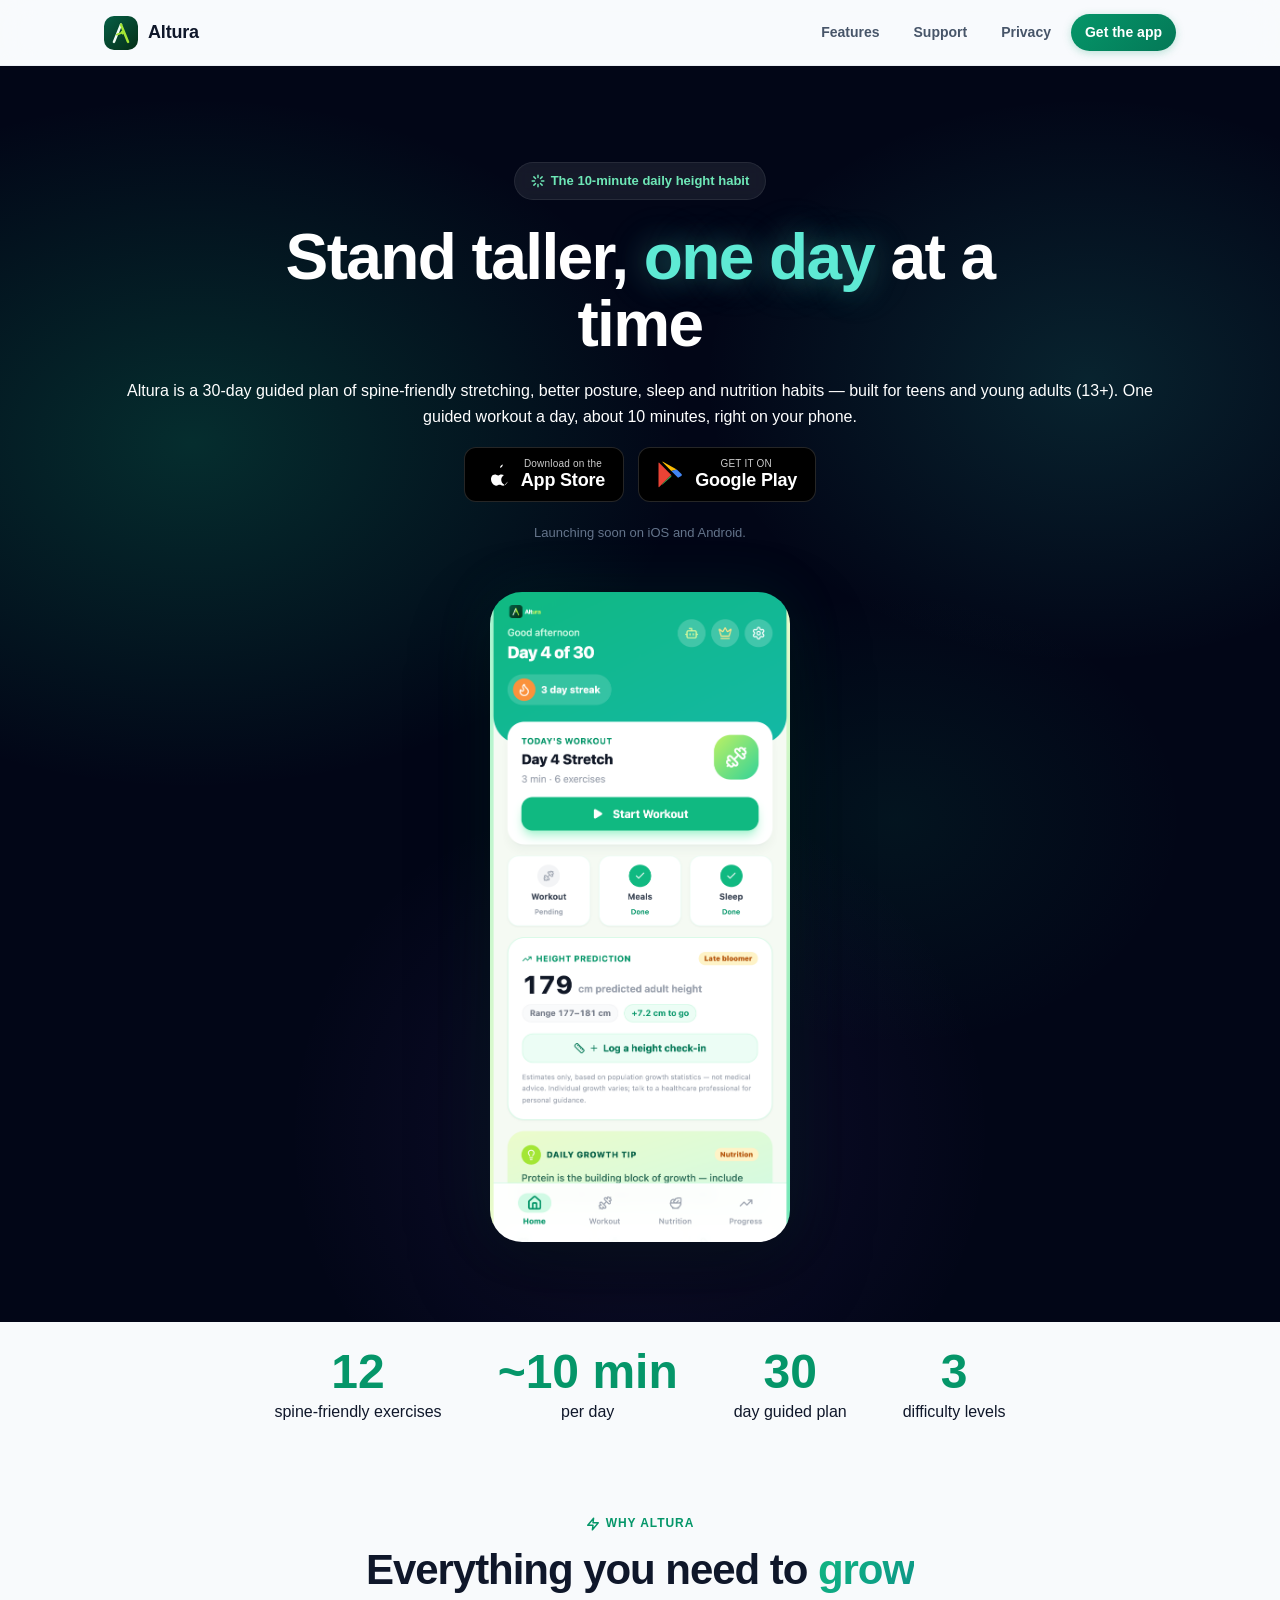
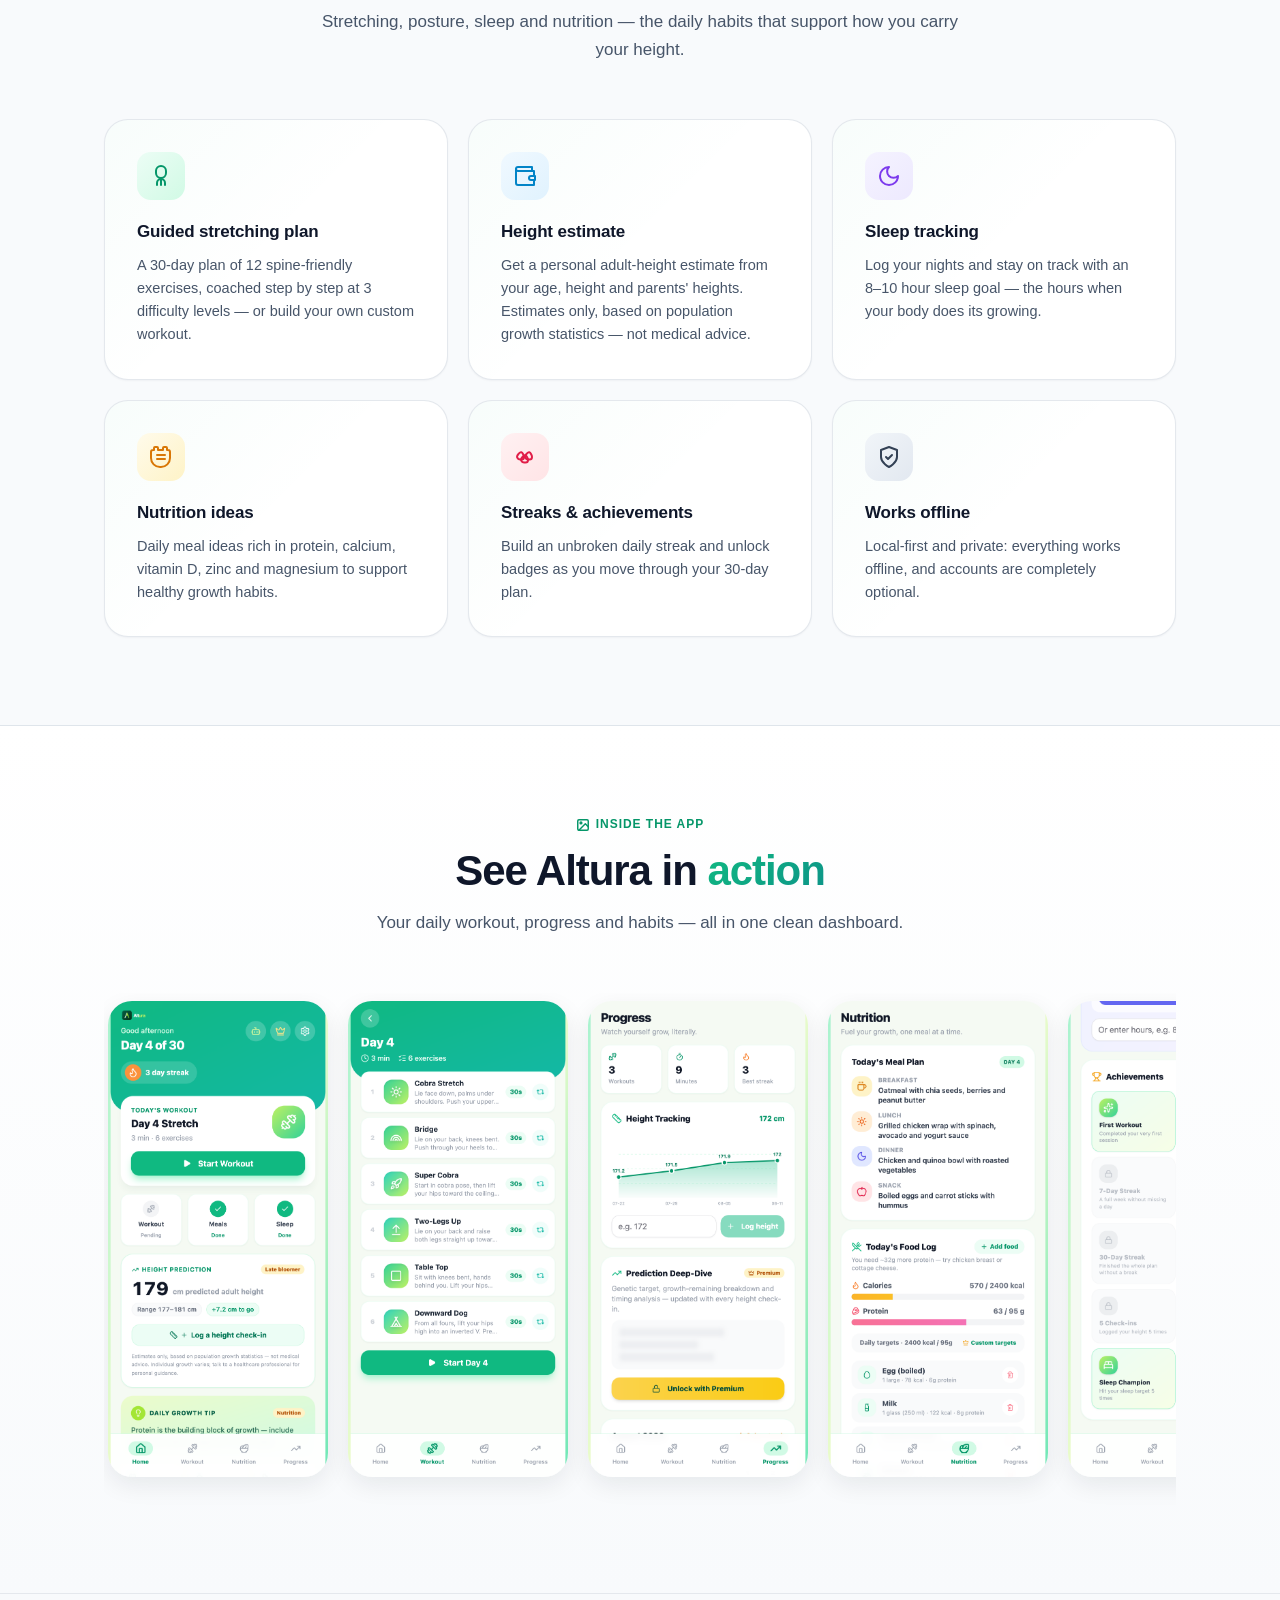
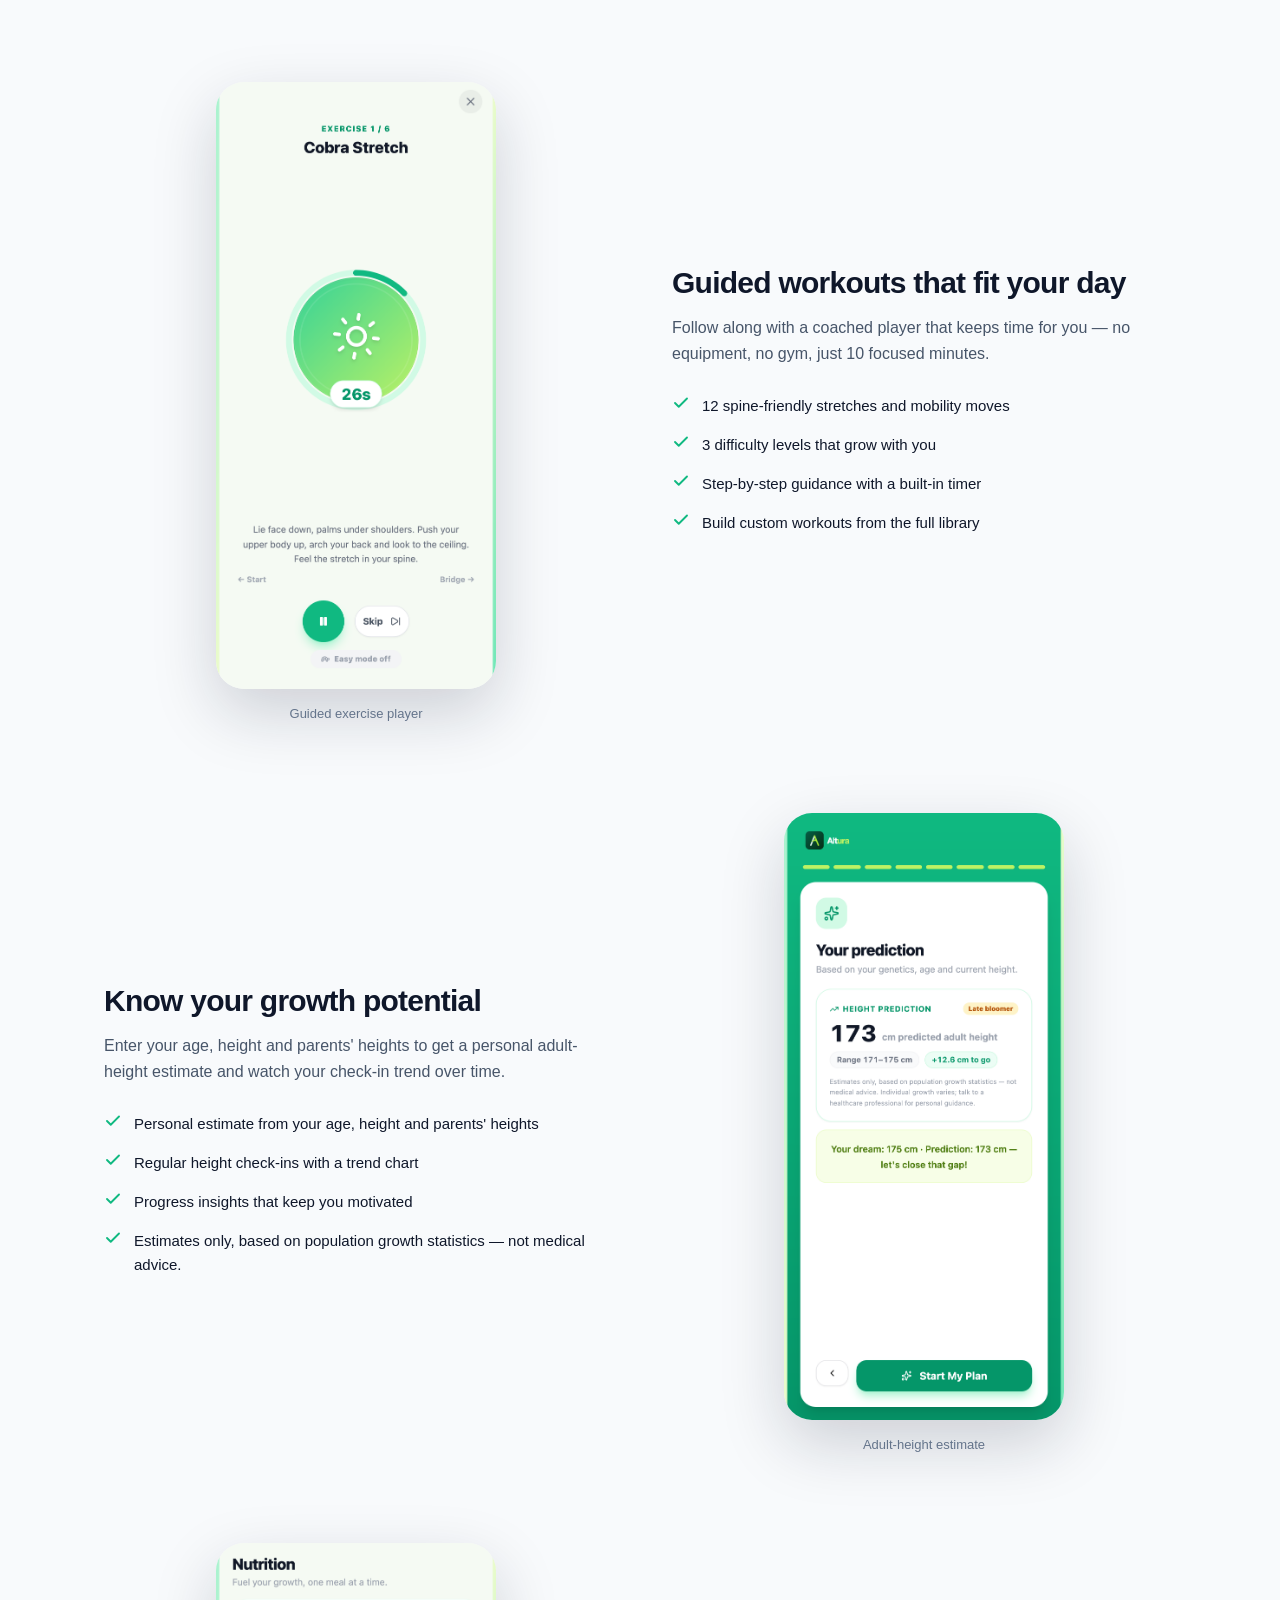
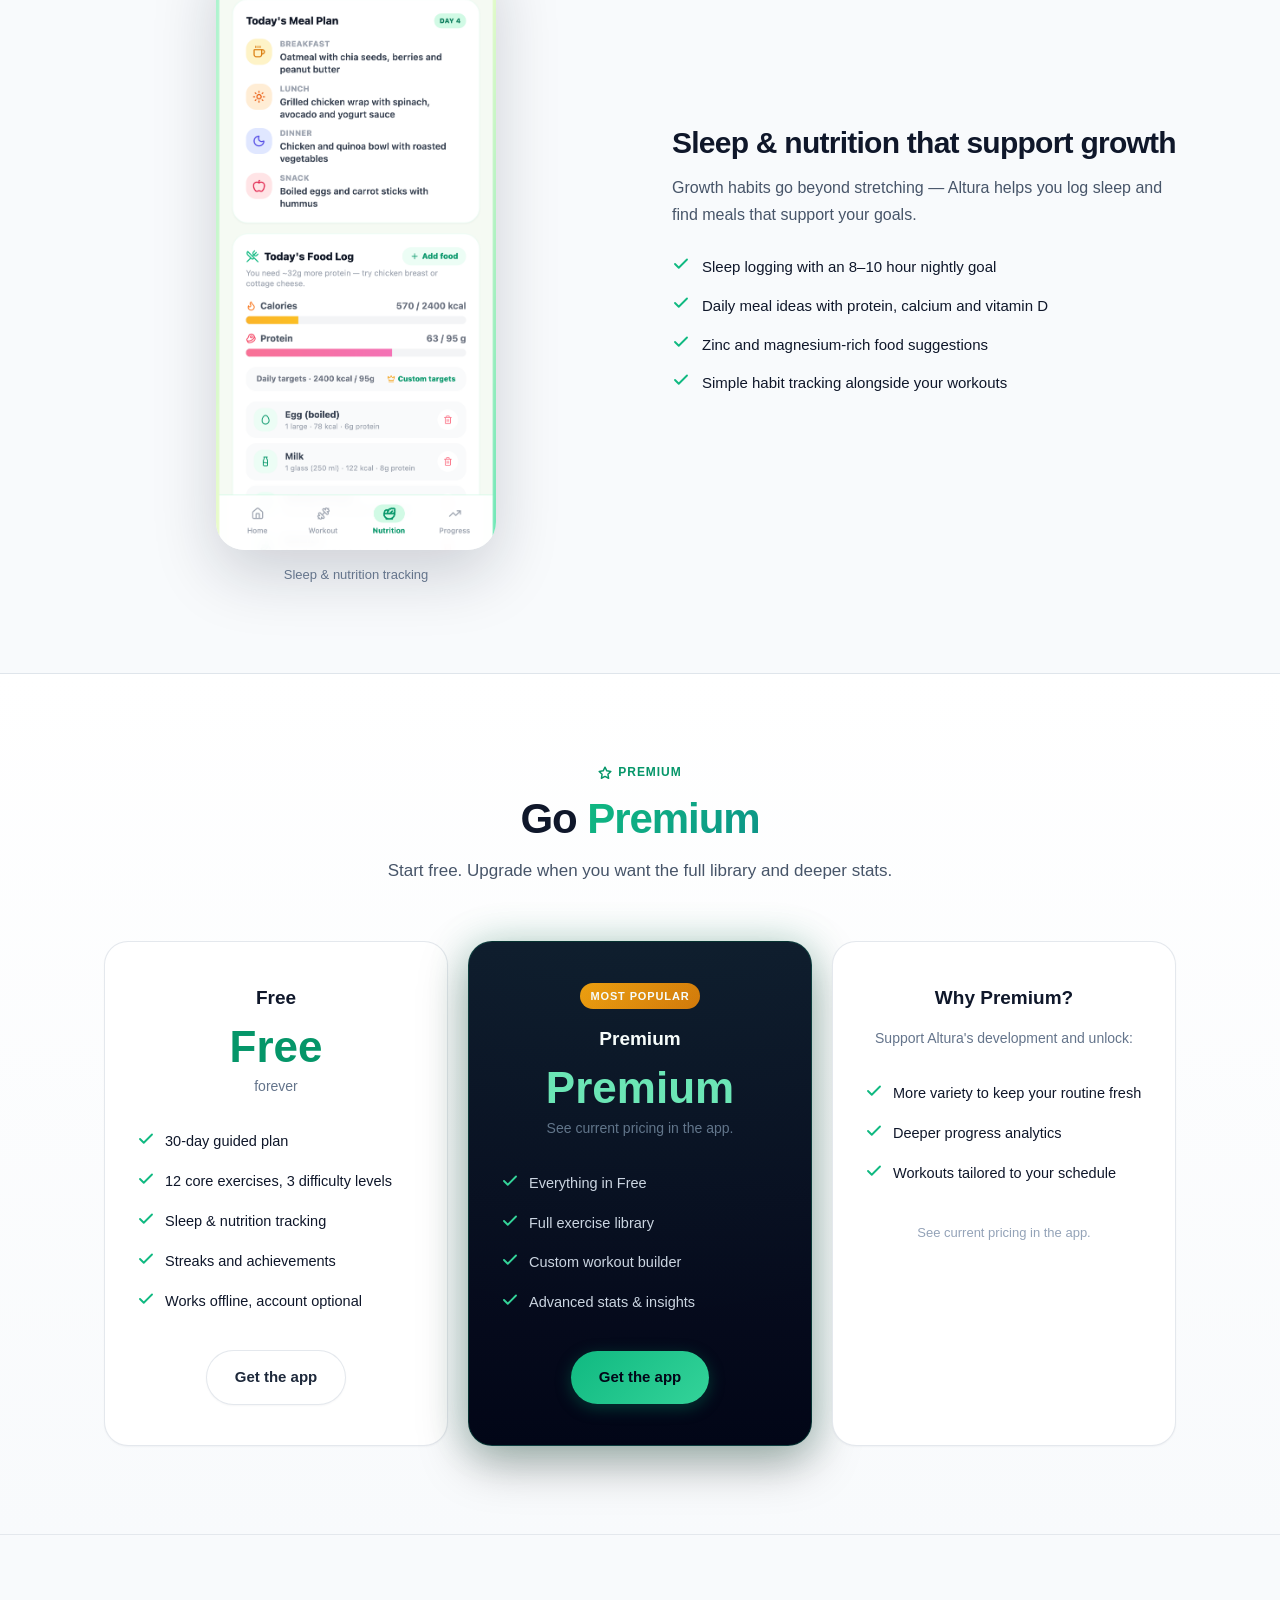
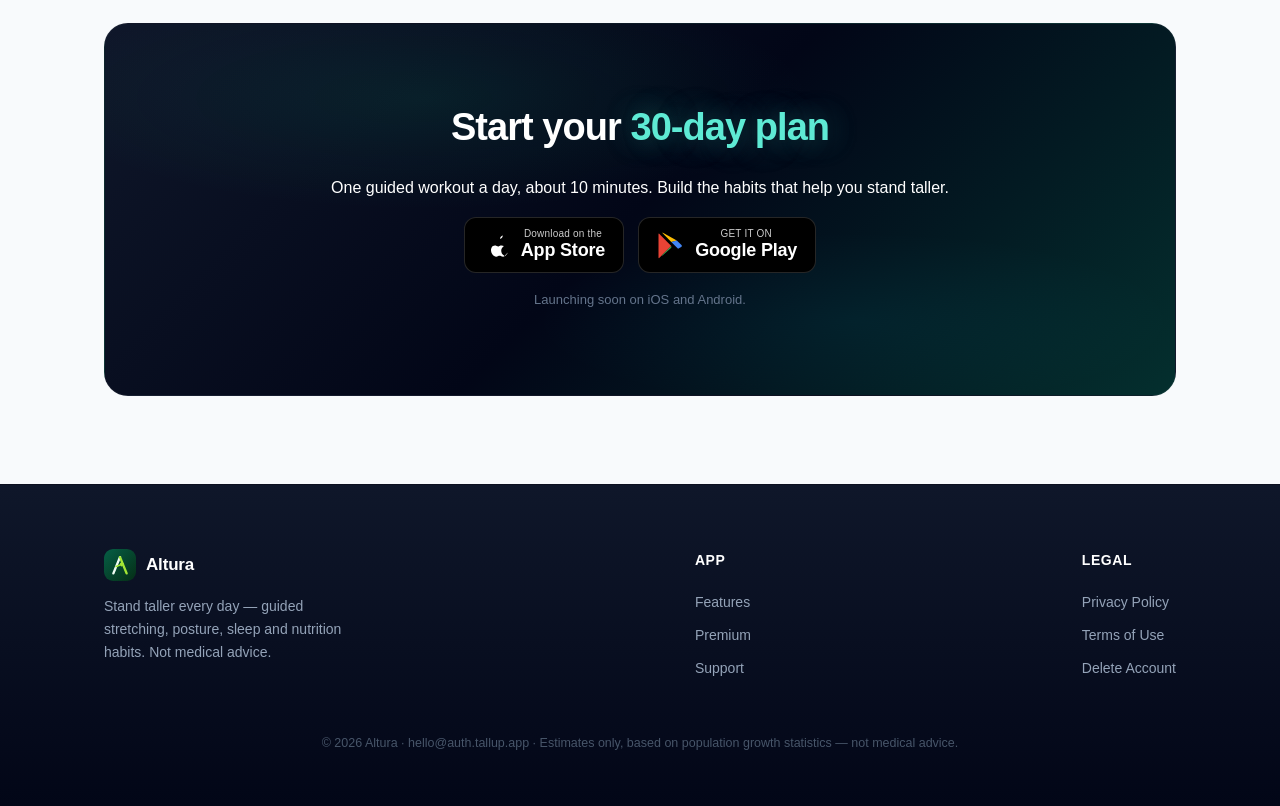
<file: index.html>
<!DOCTYPE html>
<html lang="en">
<head>
<meta charset="utf-8" />
<meta name="viewport" content="width=device-width, initial-scale=1.0" />
<title>Altura — Stand taller, one day at a time</title>
<meta name="description" content="Altura is a 30-day guided plan of spine-friendly stretching, posture, sleep and nutrition habits for teens and young adults. ~10 minutes a day, works offline." />
<meta name="theme-color" content="#059669" />
<meta property="og:title" content="Altura — Stand taller, one day at a time" />
<meta property="og:description" content="Altura is a 30-day guided plan of spine-friendly stretching, posture, sleep and nutrition habits for teens and young adults. ~10 minutes a day, works offline." />
<meta property="og:image" content="https://tallup.app/screenshots/01-home.png" />
<meta property="og:url" content="https://tallup.app/" />
<meta property="og:type" content="website" />
<meta name="twitter:card" content="summary_large_image" />
<meta name="twitter:title" content="Altura — Stand taller, one day at a time" />
<meta name="twitter:description" content="30-day guided stretching, posture, sleep and nutrition plan for teens and young adults." />
<meta name="twitter:image" content="https://tallup.app/screenshots/01-home.png" />
<link rel="canonical" href="https://tallup.app/" />
<link rel="icon" href="brand/icon.svg" type="image/svg+xml" />
<link rel="stylesheet" href="assets/site.css" />
<script type="application/ld+json">
{
  "@context": "https://schema.org",
  "@type": "SoftwareApplication",
  "name": "Altura",
  "applicationCategory": "HealthApplication",
  "operatingSystem": "iOS, Android",
  "offers": {
    "@type": "Offer",
    "price": "0",
    "priceCurrency": "USD"
  },
  "description": "30-day guided plan of spine-friendly stretching, posture, sleep and nutrition habits for teens and young adults.",
  "image": "https://tallup.app/brand/lockup.svg",
  "url": "https://tallup.app/"
}
</script>
</head>
<body>

<nav class="nav"><div class="nav-inner">
  <a class="nav-brand" href="index.html"><img src="brand/icon.svg" alt="Altura logo" /><span>Altura</span></a>
  <div class="nav-links">
    <a href="features.html">Features</a>
    <a href="support.html">Support</a>
    <a href="privacy.html">Privacy</a>
    <a class="nav-cta" href="index.html#download">Get the app</a>
  </div>
</div></nav>

<main>

<!-- 1. Hero -->
<header class="hero-dark">
  <div class="wrap">
    <span class="hero-badge">
      <svg xmlns="http://www.w3.org/2000/svg" width="14" height="14" viewBox="0 0 24 24" fill="none" stroke="currentColor" stroke-width="2.5" stroke-linecap="round" stroke-linejoin="round" style="vertical-align:-2px"><path d="M12 2v4M12 18v4M4.93 4.93l2.83 2.83M16.24 16.24l2.83 2.83M2 12h4M18 12h4M4.93 19.07l2.83-2.83M16.24 7.76l2.83-2.83"/></svg>
      The 10-minute daily height habit
    </span>
    <h1>Stand taller, <span class="accent">one day</span> at a time</h1>
    <p class="lede">Altura is a 30-day guided plan of spine-friendly stretching, better posture, sleep and nutrition habits — built for teens and young adults (13+). One guided workout a day, about 10 minutes, right on your phone.</p>
    <div class="store-badges">
      <a class="store-badge app-store" href="#" aria-label="Download on the App Store">
        <svg width="28" height="28" viewBox="0 0 170 170" fill="currentColor" xmlns="http://www.w3.org/2000/svg"><path d="M150.7 130.4c-1.8 4.1-3.9 7.9-6.3 11.4-3.3 4.9-6.7 8.4-10 10.6-4 2.6-8.3 3.9-12.9 3.9-3.3 0-6.8-.9-10.4-2.8-3.7-1.9-7.1-2.8-10.2-2.8-3.3 0-6.8.9-10.6 2.8s-6.7 2.8-9.3 2.8c-5.1.2-10-1.6-14.8-5.3-2.3-1.8-4.8-4.3-7.4-7.4-2.9-3.5-5.3-7.6-7.2-12.2-2.1-5.3-3.1-10.5-3.1-15.5 0-6.2 1.3-11.5 4-16.1 2.1-3.5 4.9-6.3 8.4-8.4 3.5-2.1 7.3-3.2 11.4-3.3 2.7 0 6.2.9 10.7 2.8 4.4 1.9 7.2 2.8 8.4 2.8 1 0 3.8-1.1 8.4-3.3 4.8-1.9 8.8-2.9 12.1-2.9 5.6.1 10.6 1.5 15 4.3-2.1 1.4-4.2 3.1-6.2 5.1-2.9 2.9-5.2 6.1-6.9 9.7-2.1 4.4-3.1 9-3.1 13.9 0 5.6 1.3 10.7 4 15.4 2.1 3.7 4.9 6.9 8.5 9.4 1.7 1.2 3.4 2.2 5.1 3-1.3 3.9-3 7.6-5.1 11.1zM119.9 28.9c0 4.4-1.6 8.5-4.8 12.3-3.2 3.8-7.2 6-11.9 6.5-.2-2.8.5-5.8 2.1-8.9 1.6-3.1 3.8-5.6 6.5-7.6 2.7-2 5.3-3.1 7.9-3.2.1.3.2.6.2 1.9z"/></svg>
        <div class="badge-text"><span class="badge-label">Download on the</span><span class="badge-store">App Store</span></div>
      </a>
      <a class="store-badge google-play" href="#" aria-label="Get it on Google Play">
        <svg width="28" height="28" viewBox="0 0 48 48" fill="none" xmlns="http://www.w3.org/2000/svg"><path d="M3.3 4.2L24.5 25.5 3.3 46.8c-.4-.1-.7-.4-.7-.8V5c0-.4.3-.7.7-.8z" fill="#EA4335"/><path d="M33.9 16.1L10.2 3.1c-.4-.2-.9-.2-1.3.1L24.5 18.7l9.4-2.6z" fill="#FBBC04"/><path d="M33.9 16.1l-9.4 2.6 11.6 11.6 5.4-3c1.5-.8 1.5-3.1 0-3.9l-7.6-7.3z" fill="#4285F4"/><path d="M24.5 25.5L8.9 41.1c-.4.4-.4.9-.1 1.3l.1.1 15.6-13.7v-3.3z" fill="#34A853"/></svg>
        <div class="badge-text"><span class="badge-label">GET IT ON</span><span class="badge-store">Google Play</span></div>
      </a>
    </div>
    <p class="store-note">Launching soon on iOS and Android.</p>
    <div class="hero-screenshot">
      <img src="screenshots/01-home.png" alt="Altura home dashboard showing today's daily workout and current streak" />
    </div>
  </div>
</header>

<!-- 2. Stats -->
<div class="wrap">
  <div class="stats">
    <div class="stat"><div class="num">12</div><div class="lbl">spine-friendly exercises</div></div>
    <div class="stat"><div class="num">~10 min</div><div class="lbl">per day</div></div>
    <div class="stat"><div class="num">30</div><div class="lbl">day guided plan</div></div>
    <div class="stat"><div class="num">3</div><div class="lbl">difficulty levels</div></div>
  </div>
</div>

<!-- 3. Feature grid -->
<section class="section">
  <div class="wrap">
    <div class="section-head">
      <div class="kicker">
        <svg xmlns="http://www.w3.org/2000/svg" width="14" height="14" viewBox="0 0 24 24" fill="none" stroke="currentColor" stroke-width="2.5" stroke-linecap="round" stroke-linejoin="round" style="vertical-align:-2px"><polygon points="13 2 3 14 12 14 11 22 21 10 12 10 13 2"/></svg>
        Why Altura
      </div>
      <h2>Everything you need to <span class="accent">grow</span></h2>
      <p>Stretching, posture, sleep and nutrition — the daily habits that support how you carry your height.</p>
    </div>
    <div class="grid grid-3">
      <div class="card">
        <div class="icon-wrap icon-emerald">
          <svg xmlns="http://www.w3.org/2000/svg" width="24" height="24" viewBox="0 0 24 24" fill="none" stroke="currentColor" stroke-width="2" stroke-linecap="round" stroke-linejoin="round"><path d="M12 2a5 5 0 0 1 5 5v2a5 5 0 0 1-10 0V7a5 5 0 0 1 5-5z"/><path d="M8 21v-2a4 4 0 0 1 8 0v2"/><path d="M12 14v7"/></svg>
        </div>
        <h3>Guided stretching plan</h3>
        <p>A 30-day plan of 12 spine-friendly exercises, coached step by step at 3 difficulty levels — or build your own custom workout.</p>
      </div>
      <div class="card">
        <div class="icon-wrap icon-sky">
          <svg xmlns="http://www.w3.org/2000/svg" width="24" height="24" viewBox="0 0 24 24" fill="none" stroke="currentColor" stroke-width="2" stroke-linecap="round" stroke-linejoin="round"><path d="M21 12V7H5a2 2 0 0 1 0-4h14v4"/><path d="M3 5v14a2 2 0 0 0 2 2h16v-5"/><path d="M18 12a2 2 0 0 0 0 4h4v-4z"/></svg>
        </div>
        <h3>Height estimate</h3>
        <p>Get a personal adult-height estimate from your age, height and parents' heights. Estimates only, based on population growth statistics — not medical advice.</p>
      </div>
      <div class="card">
        <div class="icon-wrap icon-violet">
          <svg xmlns="http://www.w3.org/2000/svg" width="24" height="24" viewBox="0 0 24 24" fill="none" stroke="currentColor" stroke-width="2" stroke-linecap="round" stroke-linejoin="round"><path d="M12 3a6 6 0 0 0 9 9 9 9 0 1 1-9-9z"/></svg>
        </div>
        <h3>Sleep tracking</h3>
        <p>Log your nights and stay on track with an 8–10 hour sleep goal — the hours when your body does its growing.</p>
      </div>
      <div class="card">
        <div class="icon-wrap icon-amber">
          <svg xmlns="http://www.w3.org/2000/svg" width="24" height="24" viewBox="0 0 24 24" fill="none" stroke="currentColor" stroke-width="2" stroke-linecap="round" stroke-linejoin="round"><path d="M12 22c4.97 0 9-4.03 9-9V7a2 2 0 0 0-2-2h-1V3a1 1 0 0 0-1-1h-2a1 1 0 0 0-1 1v2H9V3a1 1 0 0 0-1-1H6a1 1 0 0 0-1 1v2H4a2 2 0 0 0-2 2v6c0 4.97 4.03 9 9 9z"/><path d="M8 10h8"/><path d="M8 14h8"/></svg>
        </div>
        <h3>Nutrition ideas</h3>
        <p>Daily meal ideas rich in protein, calcium, vitamin D, zinc and magnesium to support healthy growth habits.</p>
      </div>
      <div class="card">
        <div class="icon-wrap icon-rose">
          <svg xmlns="http://www.w3.org/2000/svg" width="24" height="24" viewBox="0 0 24 24" fill="none" stroke="currentColor" stroke-width="2" stroke-linecap="round" stroke-linejoin="round"><path d="M8.5 14.5A2.5 2.5 0 0 0 11 12c0-1.38-.5-2-1-3-1.072-2.143-2.232-1.916-3.293-1.252a3.984 3.984 0 0 0-1.207 1.252C4.5 10 4 11 4 12a4 4 0 0 0 4.5 2.5z"/><path d="M12.5 17.5a2.5 2.5 0 0 0 2.5-2.5c0-1.38-.5-2-1-3-1.072-2.143-2.232-1.916-3.293-1.252a3.984 3.984 0 0 0-1.207 1.252C8.5 13 8 14 8 15a4 4 0 0 0 4.5 2.5z"/><path d="M16.5 14.5A2.5 2.5 0 0 0 19 12c0-1.38-.5-2-1-3-1.072-2.143-2.232-1.916-3.293-1.252a3.984 3.984 0 0 0-1.207 1.252C12.5 10 12 11 12 12a4 4 0 0 0 4.5 2.5z"/></svg>
        </div>
        <h3>Streaks &amp; achievements</h3>
        <p>Build an unbroken daily streak and unlock badges as you move through your 30-day plan.</p>
      </div>
      <div class="card">
        <div class="icon-wrap icon-slate">
          <svg xmlns="http://www.w3.org/2000/svg" width="24" height="24" viewBox="0 0 24 24" fill="none" stroke="currentColor" stroke-width="2" stroke-linecap="round" stroke-linejoin="round"><path d="M12 22s8-4 8-10V5l-8-3-8 3v7c0 6 8 10 8 10z"/><path d="M9 12l2 2 4-4"/></svg>
        </div>
        <h3>Works offline</h3>
        <p>Local-first and private: everything works offline, and accounts are completely optional.</p>
      </div>
    </div>
  </div>
</section>

<!-- 4. Screenshot strip -->
<section class="section section-alt">
  <div class="wrap">
    <div class="section-head">
      <div class="kicker">
        <svg xmlns="http://www.w3.org/2000/svg" width="14" height="14" viewBox="0 0 24 24" fill="none" stroke="currentColor" stroke-width="2.5" stroke-linecap="round" stroke-linejoin="round" style="vertical-align:-2px"><rect x="3" y="3" width="18" height="18" rx="2" ry="2"/><circle cx="8.5" cy="8.5" r="1.5"/><polyline points="21 15 16 10 5 21"/></svg>
        Inside the app
      </div>
      <h2>See Altura in <span class="accent">action</span></h2>
      <p>Your daily workout, progress and habits — all in one clean dashboard.</p>
    </div>
    <div class="strip">
      <img src="screenshots/01-home.png" alt="Altura home dashboard showing today's daily workout and current streak" />
      <img src="screenshots/02-workout-day.png" alt="Altura daily workout screen listing the day's exercises" />
      <img src="screenshots/04-progress.png" alt="Altura progress screen with height check-in trend charts" />
      <img src="screenshots/06-nutrition.png" alt="Altura sleep and nutrition tracking screen" />
      <img src="screenshots/05-progress-achievements.png" alt="Altura achievements screen showing unlocked badges" />
    </div>
  </div>
</section>

<!-- 5. Alternating showcases -->
<section class="section">
  <div class="wrap">

    <div class="showcase">
      <div class="shot">
        <img src="screenshots/03-player.png" alt="Altura guided exercise player with an on-screen timer" />
        <div class="shot-caption">Guided exercise player</div>
      </div>
      <div>
        <h3>Guided workouts that fit your day</h3>
        <p>Follow along with a coached player that keeps time for you — no equipment, no gym, just 10 focused minutes.</p>
        <ul>
          <li><svg class="check-icon" xmlns="http://www.w3.org/2000/svg" viewBox="0 0 24 24" fill="none" stroke="currentColor" stroke-width="2.5" stroke-linecap="round" stroke-linejoin="round"><polyline points="20 6 9 17 4 12"/></svg>12 spine-friendly stretches and mobility moves</li>
          <li><svg class="check-icon" xmlns="http://www.w3.org/2000/svg" viewBox="0 0 24 24" fill="none" stroke="currentColor" stroke-width="2.5" stroke-linecap="round" stroke-linejoin="round"><polyline points="20 6 9 17 4 12"/></svg>3 difficulty levels that grow with you</li>
          <li><svg class="check-icon" xmlns="http://www.w3.org/2000/svg" viewBox="0 0 24 24" fill="none" stroke="currentColor" stroke-width="2.5" stroke-linecap="round" stroke-linejoin="round"><polyline points="20 6 9 17 4 12"/></svg>Step-by-step guidance with a built-in timer</li>
          <li><svg class="check-icon" xmlns="http://www.w3.org/2000/svg" viewBox="0 0 24 24" fill="none" stroke="currentColor" stroke-width="2.5" stroke-linecap="round" stroke-linejoin="round"><polyline points="20 6 9 17 4 12"/></svg>Build custom workouts from the full library</li>
        </ul>
      </div>
    </div>

    <div class="showcase flip">
      <div class="shot">
        <img src="screenshots/09-onboarding-prediction.png" alt="Altura onboarding screen showing a personal adult-height estimate result" />
        <div class="shot-caption">Adult-height estimate</div>
      </div>
      <div>
        <h3>Know your growth potential</h3>
        <p>Enter your age, height and parents' heights to get a personal adult-height estimate and watch your check-in trend over time.</p>
        <ul>
          <li><svg class="check-icon" xmlns="http://www.w3.org/2000/svg" viewBox="0 0 24 24" fill="none" stroke="currentColor" stroke-width="2.5" stroke-linecap="round" stroke-linejoin="round"><polyline points="20 6 9 17 4 12"/></svg>Personal estimate from your age, height and parents' heights</li>
          <li><svg class="check-icon" xmlns="http://www.w3.org/2000/svg" viewBox="0 0 24 24" fill="none" stroke="currentColor" stroke-width="2.5" stroke-linecap="round" stroke-linejoin="round"><polyline points="20 6 9 17 4 12"/></svg>Regular height check-ins with a trend chart</li>
          <li><svg class="check-icon" xmlns="http://www.w3.org/2000/svg" viewBox="0 0 24 24" fill="none" stroke="currentColor" stroke-width="2.5" stroke-linecap="round" stroke-linejoin="round"><polyline points="20 6 9 17 4 12"/></svg>Progress insights that keep you motivated</li>
          <li><svg class="check-icon" xmlns="http://www.w3.org/2000/svg" viewBox="0 0 24 24" fill="none" stroke="currentColor" stroke-width="2.5" stroke-linecap="round" stroke-linejoin="round"><polyline points="20 6 9 17 4 12"/></svg>Estimates only, based on population growth statistics — not medical advice.</li>
        </ul>
      </div>
    </div>

    <div class="showcase">
      <div class="shot">
        <img src="screenshots/06-nutrition.png" alt="Altura sleep and nutrition tracking screen with daily goals" />
        <div class="shot-caption">Sleep &amp; nutrition tracking</div>
      </div>
      <div>
        <h3>Sleep &amp; nutrition that support growth</h3>
        <p>Growth habits go beyond stretching — Altura helps you log sleep and find meals that support your goals.</p>
        <ul>
          <li><svg class="check-icon" xmlns="http://www.w3.org/2000/svg" viewBox="0 0 24 24" fill="none" stroke="currentColor" stroke-width="2.5" stroke-linecap="round" stroke-linejoin="round"><polyline points="20 6 9 17 4 12"/></svg>Sleep logging with an 8–10 hour nightly goal</li>
          <li><svg class="check-icon" xmlns="http://www.w3.org/2000/svg" viewBox="0 0 24 24" fill="none" stroke="currentColor" stroke-width="2.5" stroke-linecap="round" stroke-linejoin="round"><polyline points="20 6 9 17 4 12"/></svg>Daily meal ideas with protein, calcium and vitamin D</li>
          <li><svg class="check-icon" xmlns="http://www.w3.org/2000/svg" viewBox="0 0 24 24" fill="none" stroke="currentColor" stroke-width="2.5" stroke-linecap="round" stroke-linejoin="round"><polyline points="20 6 9 17 4 12"/></svg>Zinc and magnesium-rich food suggestions</li>
          <li><svg class="check-icon" xmlns="http://www.w3.org/2000/svg" viewBox="0 0 24 24" fill="none" stroke="currentColor" stroke-width="2.5" stroke-linecap="round" stroke-linejoin="round"><polyline points="20 6 9 17 4 12"/></svg>Simple habit tracking alongside your workouts</li>
        </ul>
      </div>
    </div>

  </div>
</section>

<!-- 6. Premium -->
<section class="section section-alt" id="premium">
  <div class="wrap">
    <div class="section-head">
      <div class="kicker">
        <svg xmlns="http://www.w3.org/2000/svg" width="14" height="14" viewBox="0 0 24 24" fill="none" stroke="currentColor" stroke-width="2.5" stroke-linecap="round" stroke-linejoin="round" style="vertical-align:-2px"><polygon points="12 2 15.09 8.26 22 9.27 17 14.14 18.18 21.02 12 17.77 5.82 21.02 7 14.14 2 9.27 8.91 8.26 12 2"/></svg>
        Premium
      </div>
      <h2>Go <span class="accent">Premium</span></h2>
      <p>Start free. Upgrade when you want the full library and deeper stats.</p>
    </div>
    <div class="grid grid-3">
      <div class="price-card">
        <h3>Free</h3>
        <div class="price">Free</div>
        <div class="per">forever</div>
        <ul>
          <li><svg class="check-icon" xmlns="http://www.w3.org/2000/svg" viewBox="0 0 24 24" fill="none" stroke="currentColor" stroke-width="2.5" stroke-linecap="round" stroke-linejoin="round"><polyline points="20 6 9 17 4 12"/></svg>30-day guided plan</li>
          <li><svg class="check-icon" xmlns="http://www.w3.org/2000/svg" viewBox="0 0 24 24" fill="none" stroke="currentColor" stroke-width="2.5" stroke-linecap="round" stroke-linejoin="round"><polyline points="20 6 9 17 4 12"/></svg>12 core exercises, 3 difficulty levels</li>
          <li><svg class="check-icon" xmlns="http://www.w3.org/2000/svg" viewBox="0 0 24 24" fill="none" stroke="currentColor" stroke-width="2.5" stroke-linecap="round" stroke-linejoin="round"><polyline points="20 6 9 17 4 12"/></svg>Sleep &amp; nutrition tracking</li>
          <li><svg class="check-icon" xmlns="http://www.w3.org/2000/svg" viewBox="0 0 24 24" fill="none" stroke="currentColor" stroke-width="2.5" stroke-linecap="round" stroke-linejoin="round"><polyline points="20 6 9 17 4 12"/></svg>Streaks and achievements</li>
          <li><svg class="check-icon" xmlns="http://www.w3.org/2000/svg" viewBox="0 0 24 24" fill="none" stroke="currentColor" stroke-width="2.5" stroke-linecap="round" stroke-linejoin="round"><polyline points="20 6 9 17 4 12"/></svg>Works offline, account optional</li>
        </ul>
        <a class="btn btn-secondary" href="#download">Get the app</a>
      </div>
      <div class="price-card featured">
        <span class="premium-badge">Most Popular</span>
        <h3>Premium</h3>
        <div class="price">Premium</div>
        <div class="per">See current pricing in the app.</div>
        <ul>
          <li><svg class="check-icon" xmlns="http://www.w3.org/2000/svg" viewBox="0 0 24 24" fill="none" stroke="currentColor" stroke-width="2.5" stroke-linecap="round" stroke-linejoin="round"><polyline points="20 6 9 17 4 12"/></svg>Everything in Free</li>
          <li><svg class="check-icon" xmlns="http://www.w3.org/2000/svg" viewBox="0 0 24 24" fill="none" stroke="currentColor" stroke-width="2.5" stroke-linecap="round" stroke-linejoin="round"><polyline points="20 6 9 17 4 12"/></svg>Full exercise library</li>
          <li><svg class="check-icon" xmlns="http://www.w3.org/2000/svg" viewBox="0 0 24 24" fill="none" stroke="currentColor" stroke-width="2.5" stroke-linecap="round" stroke-linejoin="round"><polyline points="20 6 9 17 4 12"/></svg>Custom workout builder</li>
          <li><svg class="check-icon" xmlns="http://www.w3.org/2000/svg" viewBox="0 0 24 24" fill="none" stroke="currentColor" stroke-width="2.5" stroke-linecap="round" stroke-linejoin="round"><polyline points="20 6 9 17 4 12"/></svg>Advanced stats &amp; insights</li>
        </ul>
        <a class="btn btn-primary" href="#download">Get the app</a>
      </div>
      <div class="price-card">
        <h3>Why Premium?</h3>
        <div class="per" style="margin-top:14px;">Support Altura's development and unlock:</div>
        <ul>
          <li><svg class="check-icon" xmlns="http://www.w3.org/2000/svg" viewBox="0 0 24 24" fill="none" stroke="currentColor" stroke-width="2.5" stroke-linecap="round" stroke-linejoin="round"><polyline points="20 6 9 17 4 12"/></svg>More variety to keep your routine fresh</li>
          <li><svg class="check-icon" xmlns="http://www.w3.org/2000/svg" viewBox="0 0 24 24" fill="none" stroke="currentColor" stroke-width="2.5" stroke-linecap="round" stroke-linejoin="round"><polyline points="20 6 9 17 4 12"/></svg>Deeper progress analytics</li>
          <li><svg class="check-icon" xmlns="http://www.w3.org/2000/svg" viewBox="0 0 24 24" fill="none" stroke="currentColor" stroke-width="2.5" stroke-linecap="round" stroke-linejoin="round"><polyline points="20 6 9 17 4 12"/></svg>Workouts tailored to your schedule</li>
        </ul>
        <p class="store-note">See current pricing in the app.</p>
      </div>
    </div>
  </div>
</section>

<!-- 7. Final CTA -->
<section class="section">
  <div class="wrap">
    <div class="cta-banner" id="download">
      <h2>Start your <span class="accent">30-day plan</span></h2>
      <p>One guided workout a day, about 10 minutes. Build the habits that help you stand taller.</p>
      <div class="store-badges">
        <a class="store-badge app-store" href="#" aria-label="Download on the App Store">
          <svg width="28" height="28" viewBox="0 0 170 170" fill="currentColor" xmlns="http://www.w3.org/2000/svg"><path d="M150.7 130.4c-1.8 4.1-3.9 7.9-6.3 11.4-3.3 4.9-6.7 8.4-10 10.6-4 2.6-8.3 3.9-12.9 3.9-3.3 0-6.8-.9-10.4-2.8-3.7-1.9-7.1-2.8-10.2-2.8-3.3 0-6.8.9-10.6 2.8s-6.7 2.8-9.3 2.8c-5.1.2-10-1.6-14.8-5.3-2.3-1.8-4.8-4.3-7.4-7.4-2.9-3.5-5.3-7.6-7.2-12.2-2.1-5.3-3.1-10.5-3.1-15.5 0-6.2 1.3-11.5 4-16.1 2.1-3.5 4.9-6.3 8.4-8.4 3.5-2.1 7.3-3.2 11.4-3.3 2.7 0 6.2.9 10.7 2.8 4.4 1.9 7.2 2.8 8.4 2.8 1 0 3.8-1.1 8.4-3.3 4.8-1.9 8.8-2.9 12.1-2.9 5.6.1 10.6 1.5 15 4.3-2.1 1.4-4.2 3.1-6.2 5.1-2.9 2.9-5.2 6.1-6.9 9.7-2.1 4.4-3.1 9-3.1 13.9 0 5.6 1.3 10.7 4 15.4 2.1 3.7 4.9 6.9 8.5 9.4 1.7 1.2 3.4 2.2 5.1 3-1.3 3.9-3 7.6-5.1 11.1zM119.9 28.9c0 4.4-1.6 8.5-4.8 12.3-3.2 3.8-7.2 6-11.9 6.5-.2-2.8.5-5.8 2.1-8.9 1.6-3.1 3.8-5.6 6.5-7.6 2.7-2 5.3-3.1 7.9-3.2.1.3.2.6.2 1.9z"/></svg>
          <div class="badge-text"><span class="badge-label">Download on the</span><span class="badge-store">App Store</span></div>
        </a>
        <a class="store-badge google-play" href="#" aria-label="Get it on Google Play">
          <svg width="28" height="28" viewBox="0 0 48 48" fill="none" xmlns="http://www.w3.org/2000/svg"><path d="M3.3 4.2L24.5 25.5 3.3 46.8c-.4-.1-.7-.4-.7-.8V5c0-.4.3-.7.7-.8z" fill="#EA4335"/><path d="M33.9 16.1L10.2 3.1c-.4-.2-.9-.2-1.3.1L24.5 18.7l9.4-2.6z" fill="#FBBC04"/><path d="M33.9 16.1l-9.4 2.6 11.6 11.6 5.4-3c1.5-.8 1.5-3.1 0-3.9l-7.6-7.3z" fill="#4285F4"/><path d="M24.5 25.5L8.9 41.1c-.4.4-.4.9-.1 1.3l.1.1 15.6-13.7v-3.3z" fill="#34A853"/></svg>
          <div class="badge-text"><span class="badge-label">GET IT ON</span><span class="badge-store">Google Play</span></div>
        </a>
      </div>
      <p class="store-note">Launching soon on iOS and Android.</p>
    </div>
  </div>
</section>

</main>

<footer class="site-footer"><div class="wrap"><div class="cols">
  <div>
    <div class="footer-brand"><img src="brand/icon.svg" alt="" /><span>Altura</span></div>
    <p style="max-width:260px;font-size:14px;margin:0;color:var(--navy-400);">Stand taller every day — guided stretching, posture, sleep and nutrition habits. Not medical advice.</p>
  </div>
  <div><h4>App</h4>
    <a href="features.html">Features</a>
    <a href="index.html#premium">Premium</a>
    <a href="support.html">Support</a>
  </div>
  <div><h4>Legal</h4>
    <a href="privacy.html">Privacy Policy</a>
    <a href="terms.html">Terms of Use</a>
    <a href="delete-account.html">Delete Account</a>
  </div>
</div>
<p class="fine">© 2026 Altura · hello@auth.tallup.app · Estimates only, based on population growth statistics — not medical advice.</p>
</div></footer>
</body></html>
</file>
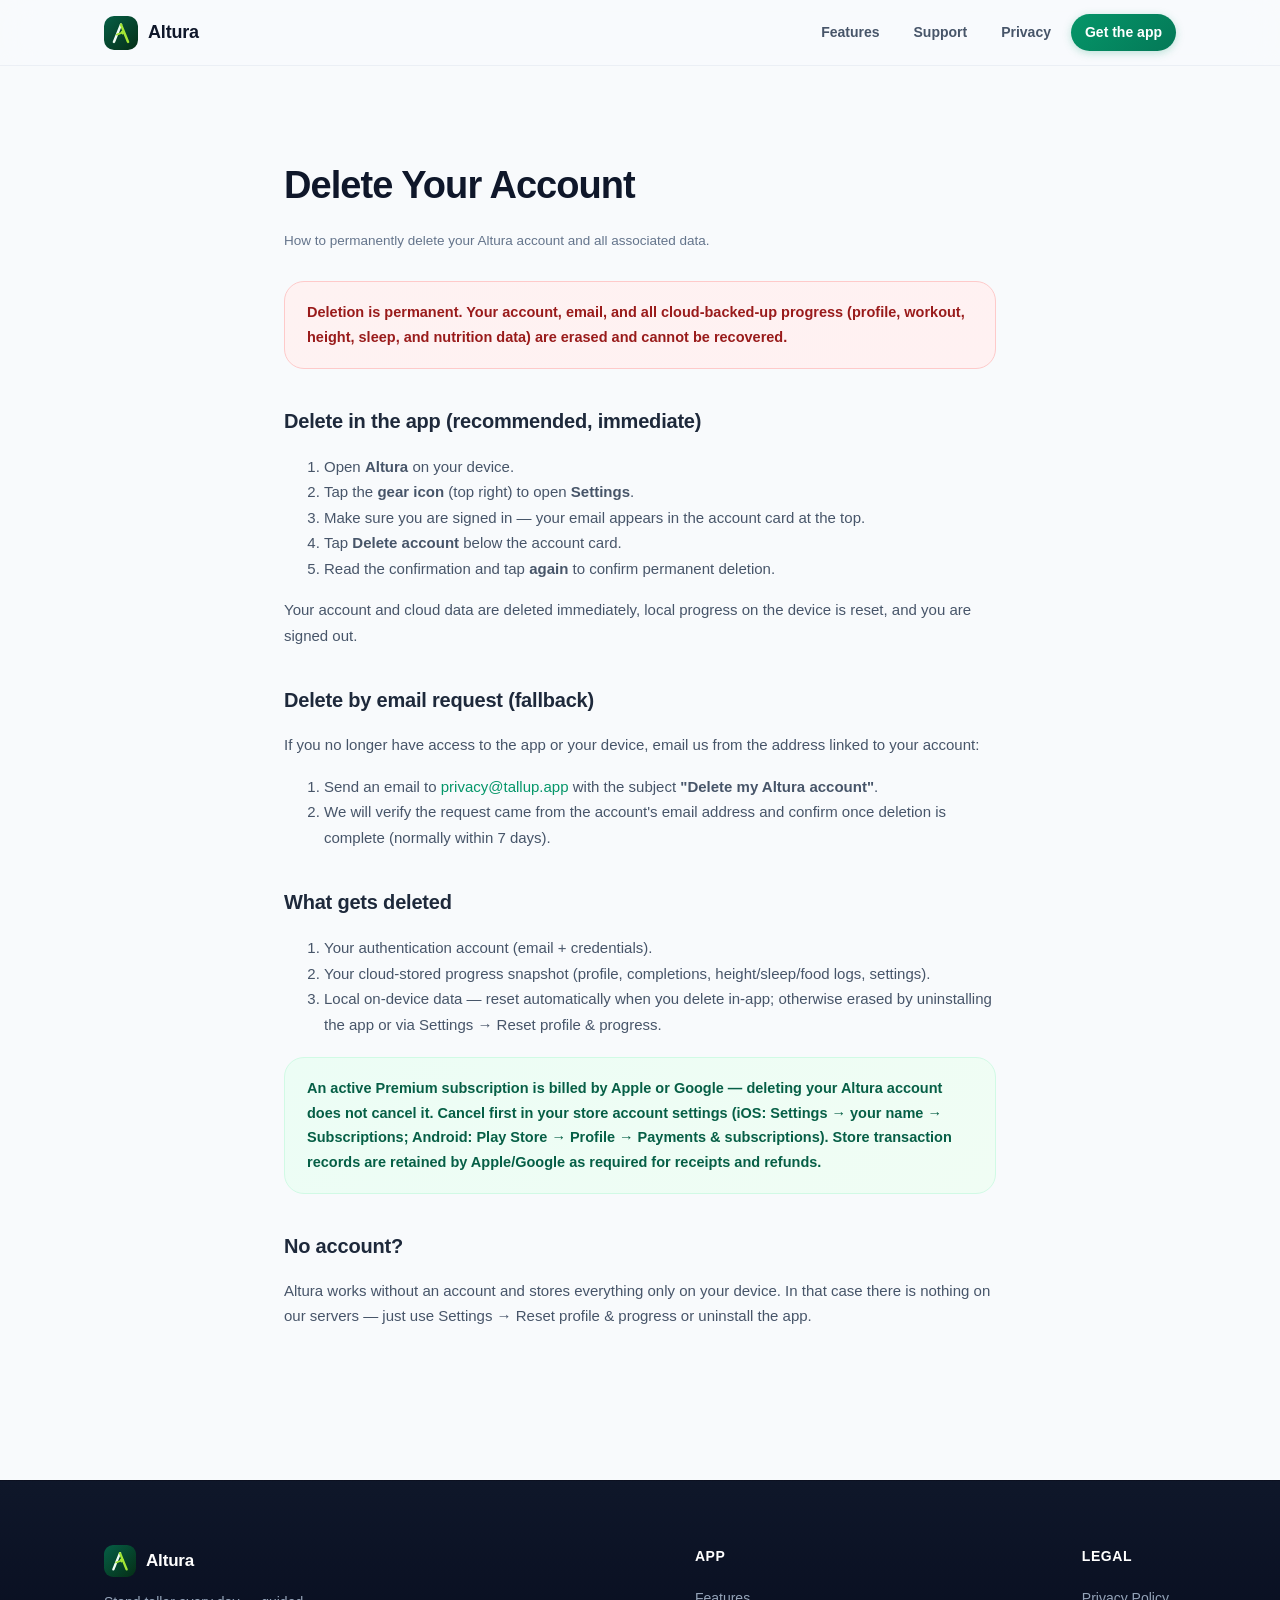
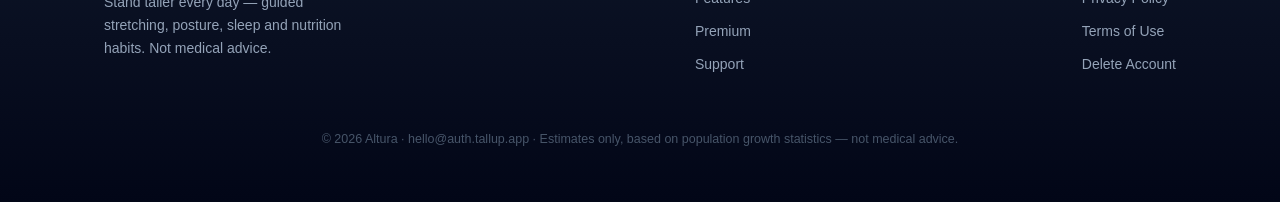
<file: delete-account.html>
<!DOCTYPE html>
<html lang="en">
<head>
<meta charset="utf-8" />
<meta name="viewport" content="width=device-width, initial-scale=1.0" />
<title>Delete Your Account — Altura</title>
<meta name="description" content="How to permanently delete your Altura account and all associated data — in the app or by email request." />
<meta name="theme-color" content="#059669" />
<meta property="og:title" content="Delete Your Account — Altura" />
<meta property="og:description" content="How to permanently delete your Altura account and all associated data — in the app or by email request." />
<meta property="og:image" content="https://tallup.app/brand/lockup.svg" />
<meta property="og:url" content="https://tallup.app/delete-account" />
<meta property="og:type" content="website" />
<meta name="twitter:card" content="summary" />
<meta name="twitter:title" content="Delete Your Account — Altura" />
<meta name="twitter:description" content="Step-by-step instructions to delete your Altura account and data." />
<meta name="twitter:image" content="https://tallup.app/brand/lockup.svg" />
<link rel="canonical" href="https://tallup.app/delete-account" />
<link rel="icon" href="brand/icon.svg" type="image/svg+xml" />
<link rel="stylesheet" href="assets/site.css" />
</head>
<body>
<nav class="nav"><div class="nav-inner">
  <a class="nav-brand" href="index.html"><img src="brand/icon.svg" alt="Altura logo" /><span>Altura</span></a>
  <div class="nav-links">
    <a href="features.html">Features</a>
    <a href="support.html">Support</a>
    <a href="privacy.html">Privacy</a>
    <a class="nav-cta" href="index.html#download">Get the app</a>
  </div>
</div></nav>

<main class="section"><div class="wrap-narrow prose">
  <h1>Delete Your Account</h1>
  <p class="updated">How to permanently delete your Altura account and all associated data.</p>

  <div class="warning-box">
    <p>Deletion is permanent. Your account, email, and all cloud-backed-up progress (profile, workout,
    height, sleep, and nutrition data) are erased and cannot be recovered.</p>
  </div>

  <h2>Delete in the app (recommended, immediate)</h2>
  <ol>
    <li>Open <strong>Altura</strong> on your device.</li>
    <li>Tap the <strong>gear icon</strong> (top right) to open <strong>Settings</strong>.</li>
    <li>Make sure you are signed in — your email appears in the account card at the top.</li>
    <li>Tap <strong>Delete account</strong> below the account card.</li>
    <li>Read the confirmation and tap <strong>again</strong> to confirm permanent deletion.</li>
  </ol>
  <p>Your account and cloud data are deleted immediately, local progress on the device is reset, and you
  are signed out.</p>

  <h2>Delete by email request (fallback)</h2>
  <p>If you no longer have access to the app or your device, email us from the address linked to your
  account:</p>
  <ol>
    <li>Send an email to <a href="mailto:privacy@tallup.app?subject=Delete%20my%20Altura%20account">privacy@tallup.app</a>
    with the subject <strong>"Delete my Altura account"</strong>.</li>
    <li>We will verify the request came from the account's email address and confirm once deletion is
    complete (normally within 7 days).</li>
  </ol>

  <h2>What gets deleted</h2>
  <ol>
    <li>Your authentication account (email + credentials).</li>
    <li>Your cloud-stored progress snapshot (profile, completions, height/sleep/food logs, settings).</li>
    <li>Local on-device data — reset automatically when you delete in-app; otherwise erased by
    uninstalling the app or via Settings → Reset profile &amp; progress.</li>
  </ol>

  <div class="highlight-box">
    <p>An active Premium subscription is billed by Apple or Google — deleting your Altura account does
    <strong>not</strong> cancel it. Cancel first in your store account settings (iOS: Settings → your name →
    Subscriptions; Android: Play Store → Profile → Payments &amp; subscriptions). Store transaction records
    are retained by Apple/Google as required for receipts and refunds.</p>
  </div>

  <h2>No account?</h2>
  <p>Altura works without an account and stores everything only on your device. In that case there is
  nothing on our servers — just use Settings → Reset profile &amp; progress or uninstall the app.</p>
</div></main>

<footer class="site-footer"><div class="wrap"><div class="cols">
  <div>
    <div class="footer-brand"><img src="brand/icon.svg" alt="" /><span>Altura</span></div>
    <p style="max-width:260px;font-size:14px;margin:0;color:var(--navy-400);">Stand taller every day — guided stretching, posture, sleep and nutrition habits. Not medical advice.</p>
  </div>
  <div><h4>App</h4>
    <a href="features.html">Features</a>
    <a href="index.html#premium">Premium</a>
    <a href="support.html">Support</a>
  </div>
  <div><h4>Legal</h4>
    <a href="privacy.html">Privacy Policy</a>
    <a href="terms.html">Terms of Use</a>
    <a href="delete-account.html">Delete Account</a>
  </div>
</div>
<p class="fine">© 2026 Altura · hello@auth.tallup.app · Estimates only, based on population growth statistics — not medical advice.</p>
</div></footer>
</body></html>
</file>
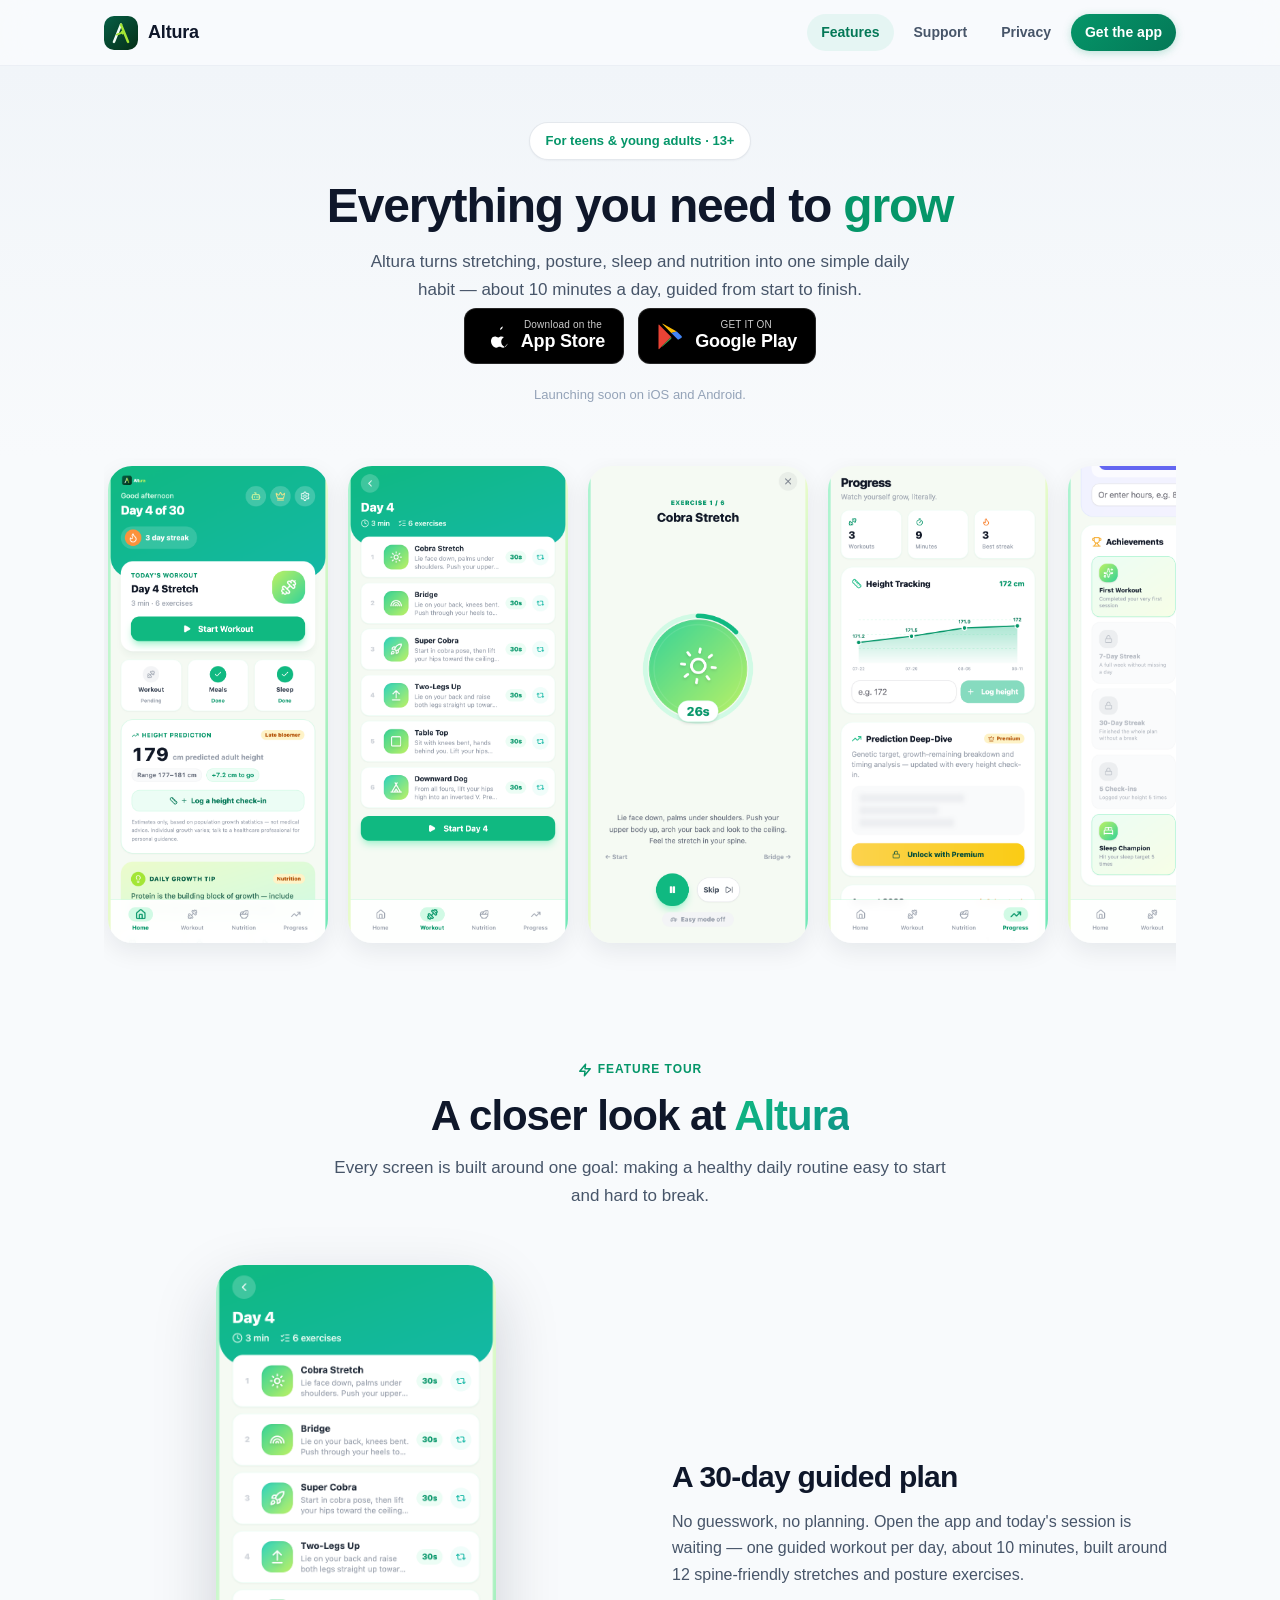
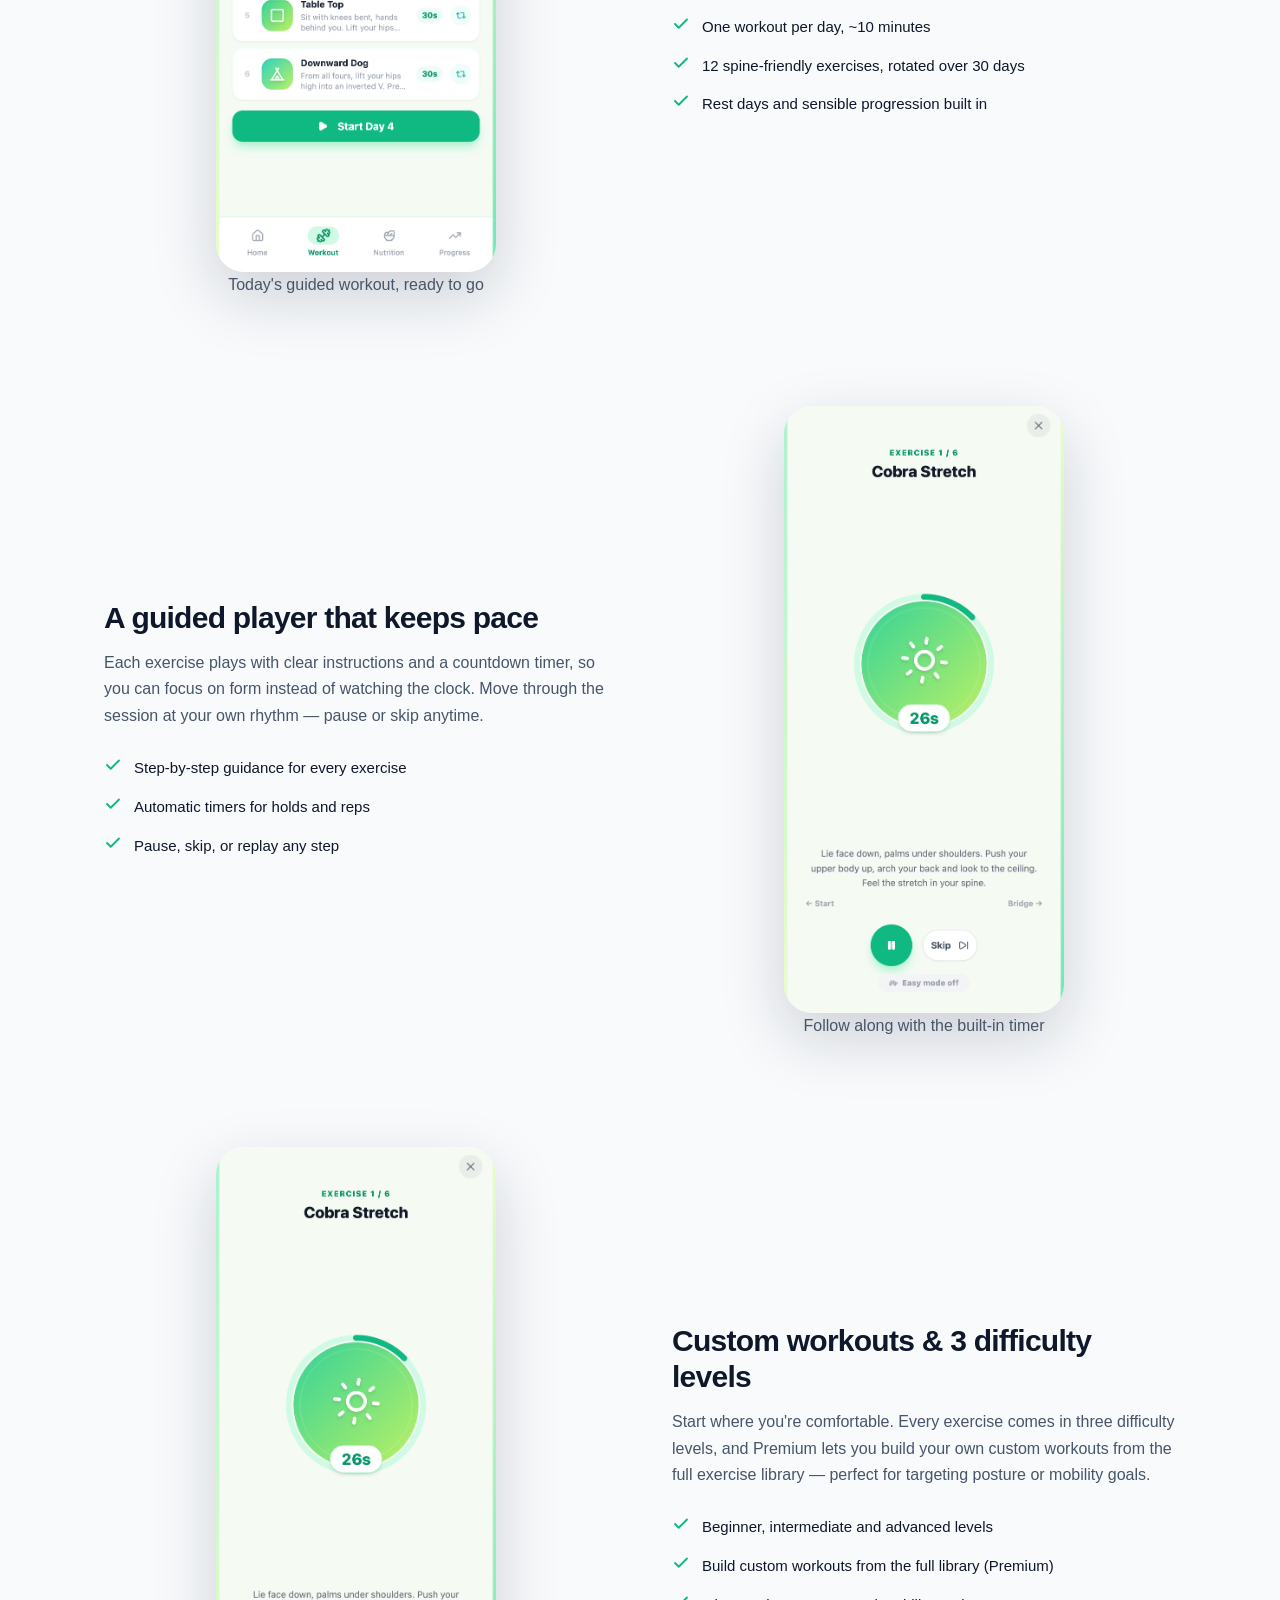
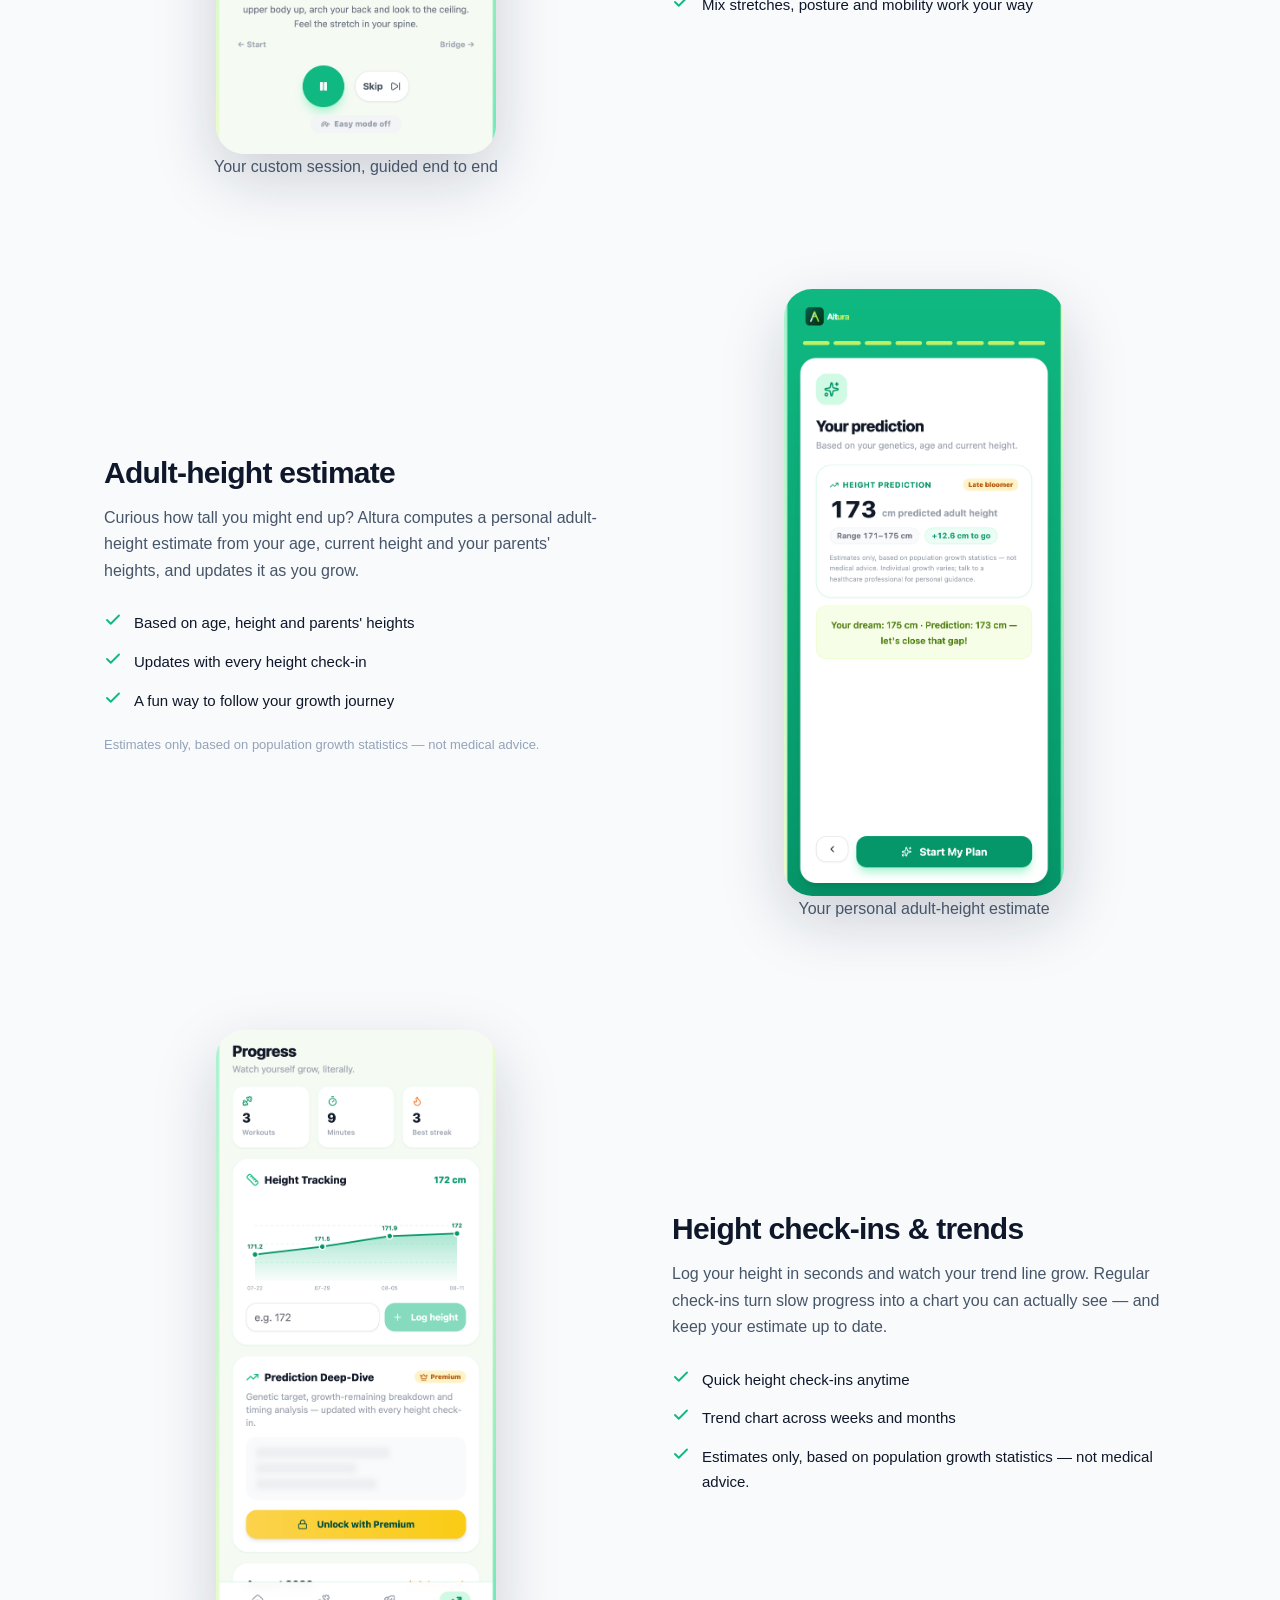
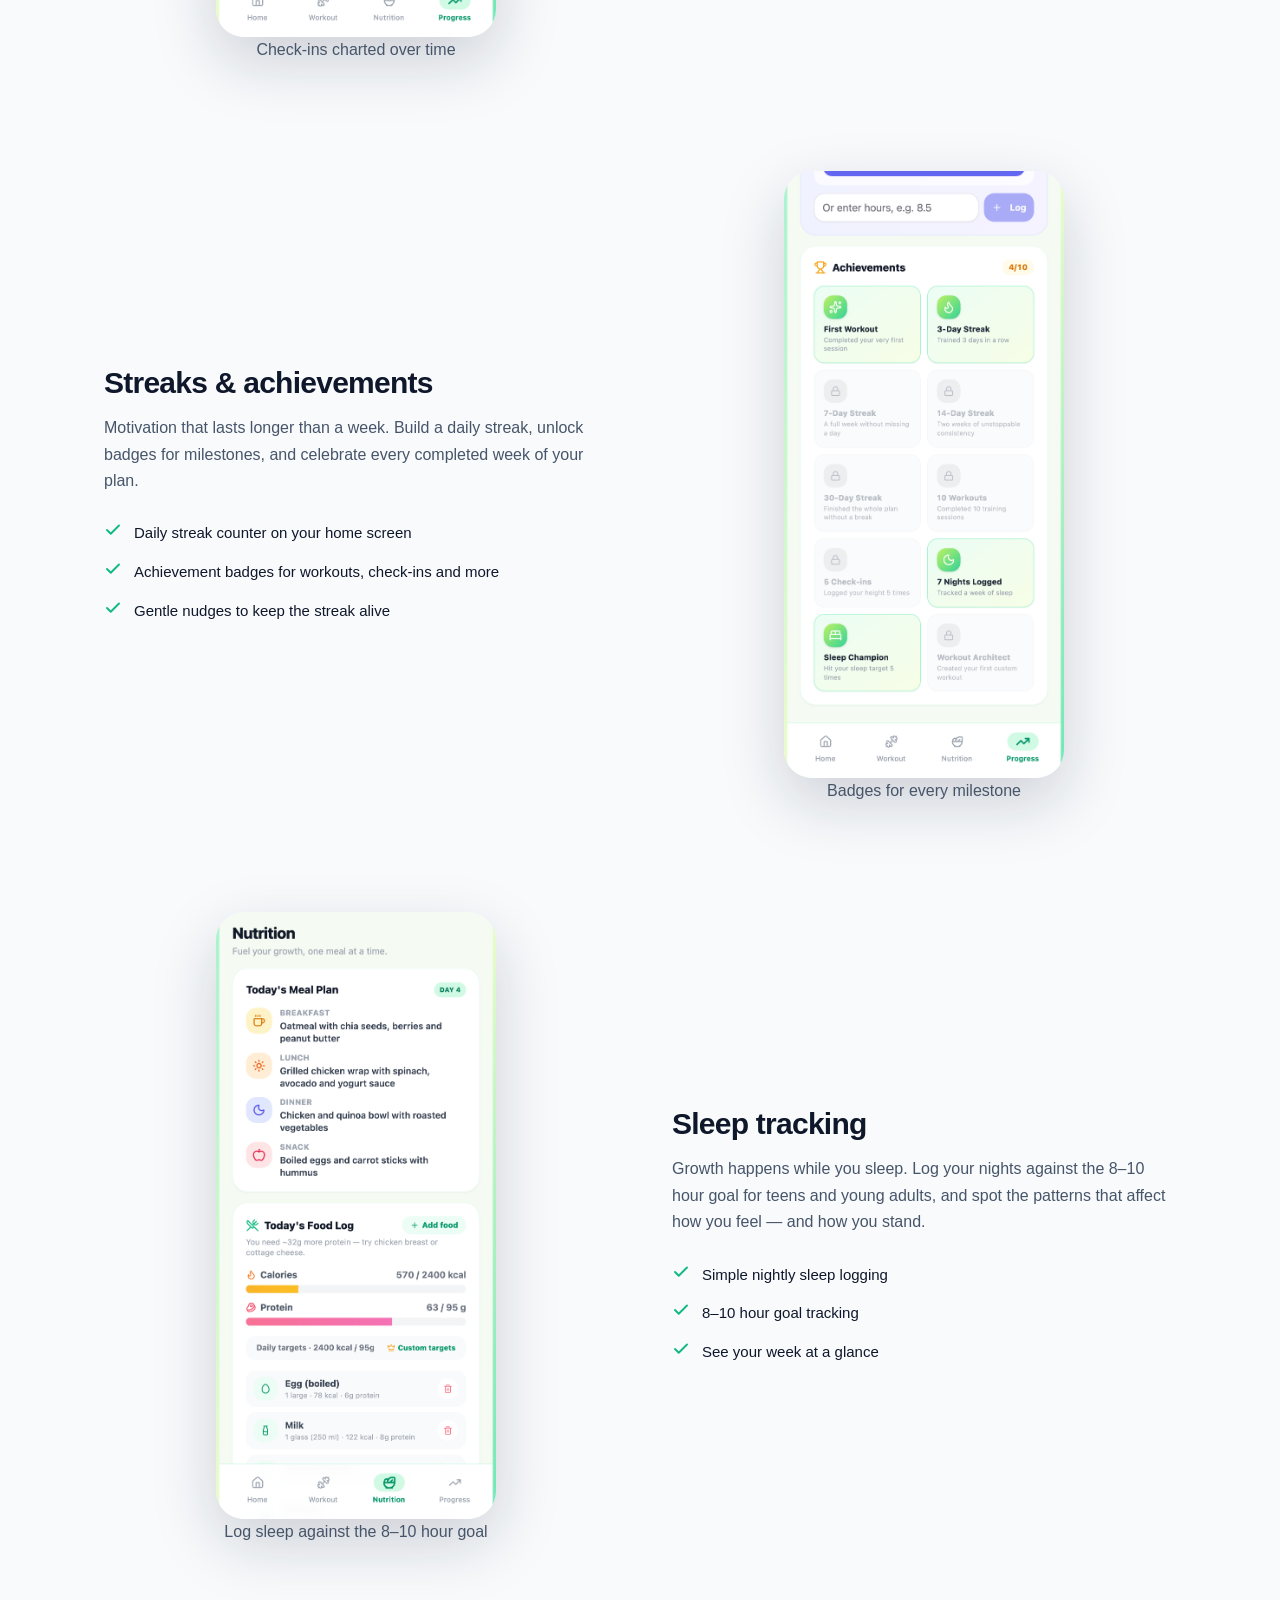
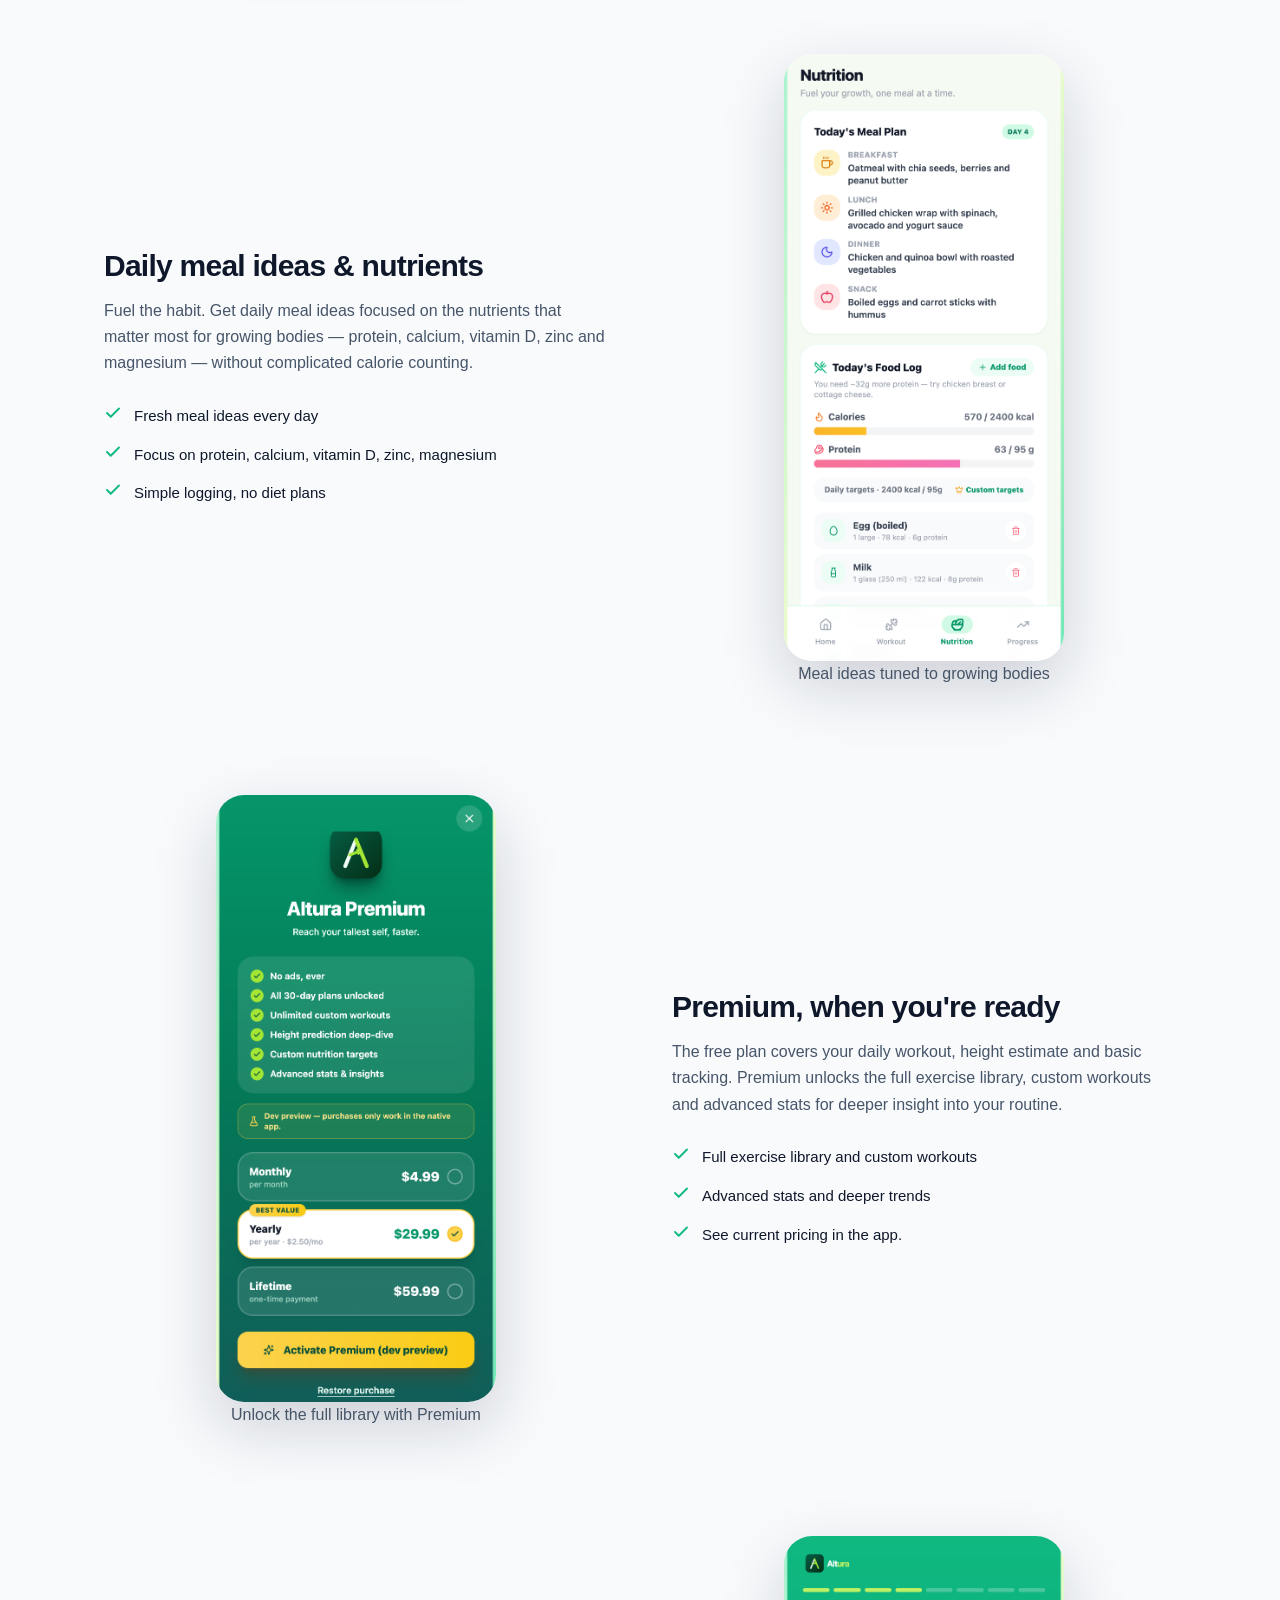
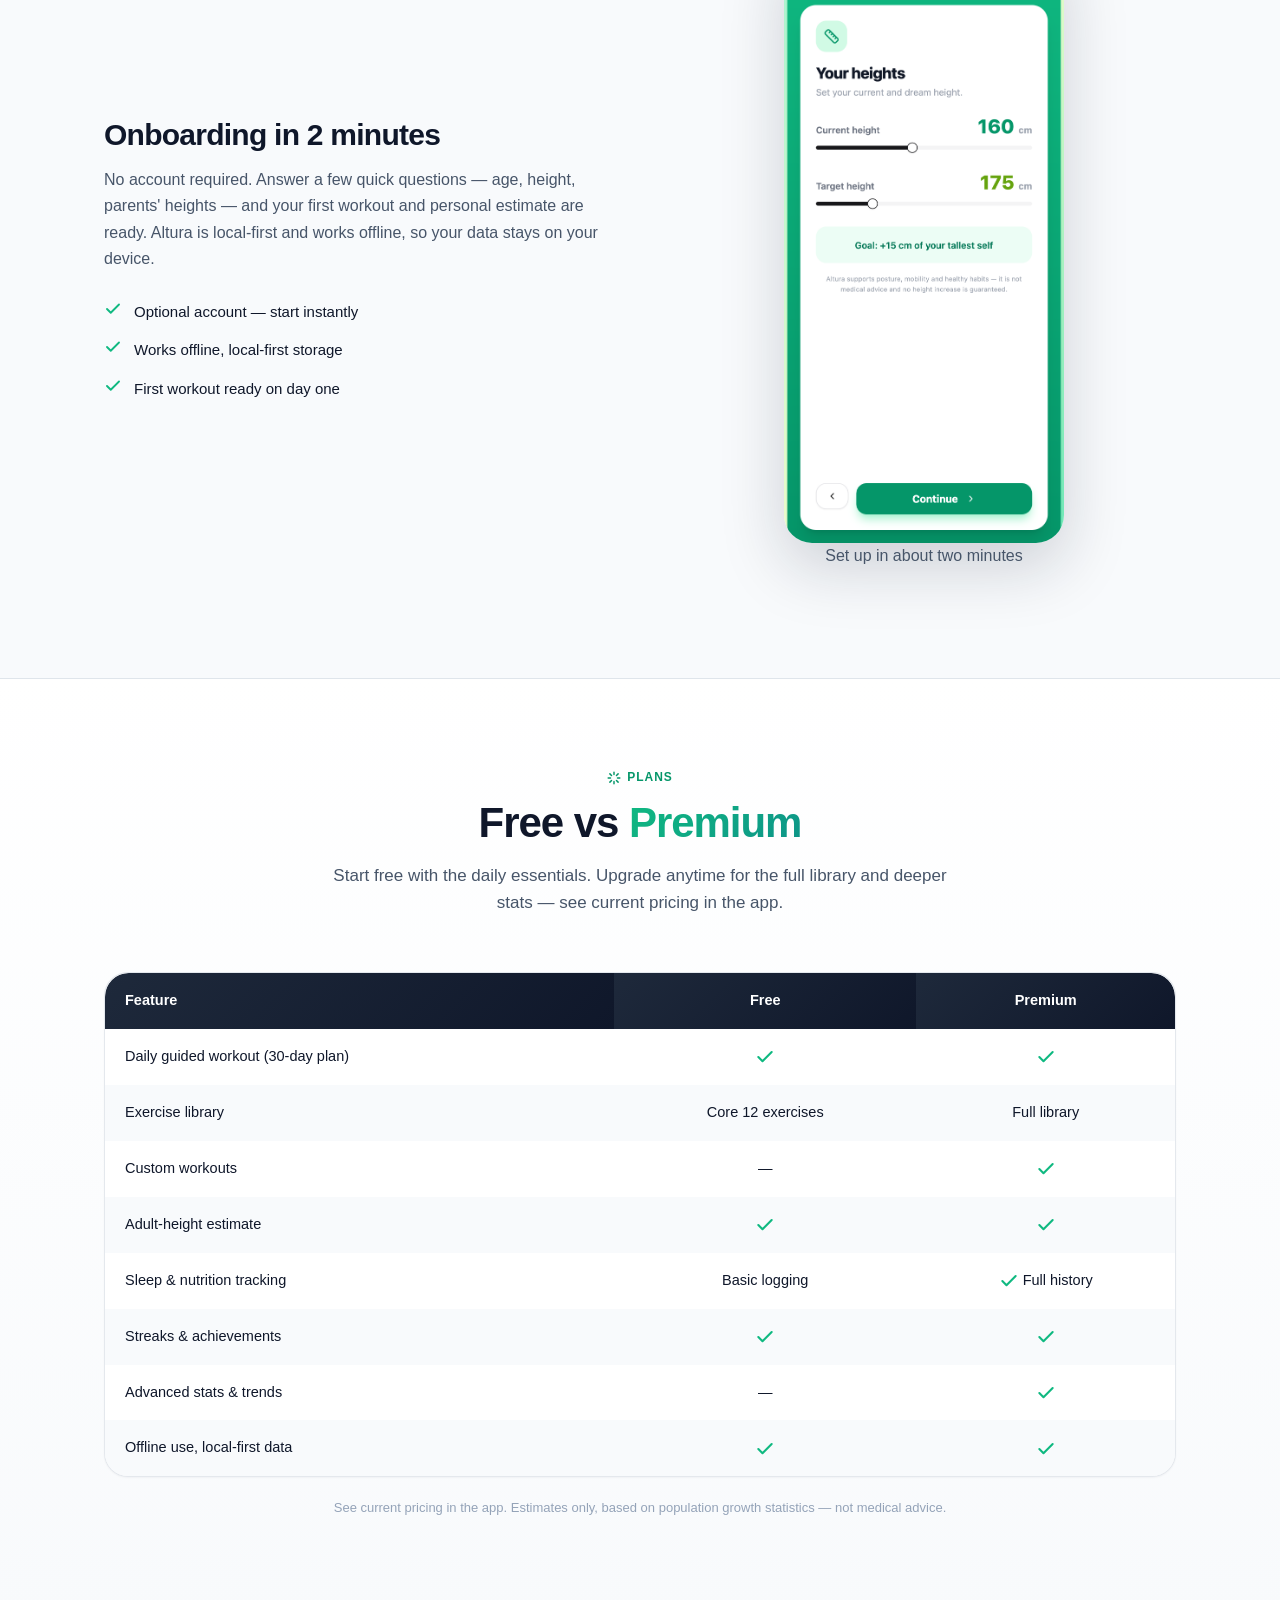
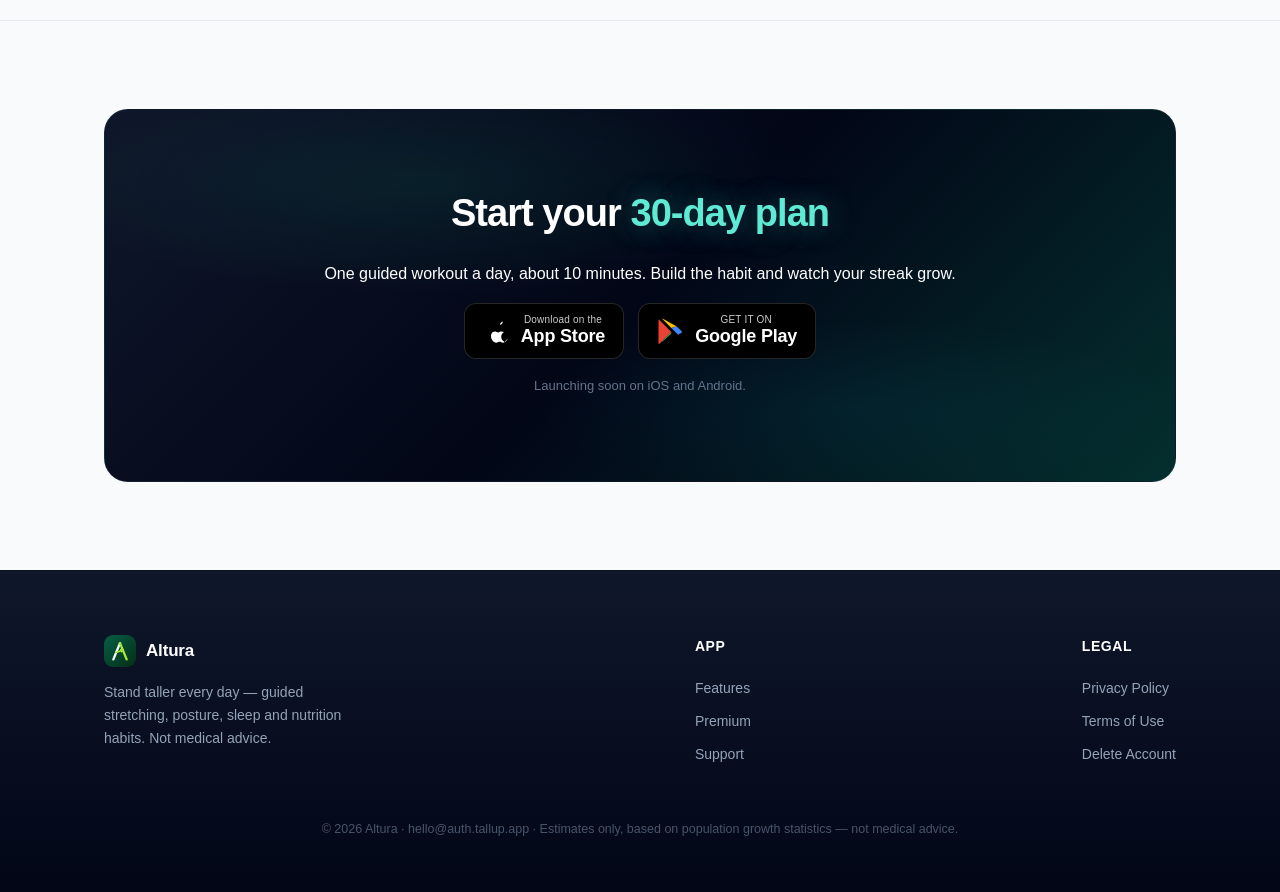
<file: features.html>
<!DOCTYPE html>
<html lang="en">
<head>
<meta charset="utf-8" />
<meta name="viewport" content="width=device-width, initial-scale=1.0" />
<title>Features — Altura</title>
<meta name="description" content="Explore every Altura feature: the 30-day guided plan, guided exercise player, custom workouts, adult-height estimate, height check-ins, streaks, sleep and nutrition tracking, and Premium." />
<meta name="theme-color" content="#059669" />
<meta property="og:title" content="Features — Altura" />
<meta property="og:description" content="Explore every Altura feature: the 30-day guided plan, guided exercise player, custom workouts, adult-height estimate, sleep and nutrition tracking, and Premium." />
<meta property="og:image" content="https://tallup.app/screenshots/02-workout-day.png" />
<meta property="og:url" content="https://tallup.app/features" />
<meta property="og:type" content="website" />
<meta name="twitter:card" content="summary_large_image" />
<meta name="twitter:title" content="Features — Altura" />
<meta name="twitter:description" content="A closer look at every Altura feature — stretching, posture, sleep, nutrition and Premium." />
<meta name="twitter:image" content="https://tallup.app/screenshots/02-workout-day.png" />
<link rel="canonical" href="https://tallup.app/features" />
<link rel="icon" href="brand/icon.svg" type="image/svg+xml" />
<link rel="stylesheet" href="assets/site.css" />
</head>
<body>

<nav class="nav"><div class="nav-inner">
  <a class="nav-brand" href="index.html"><img src="brand/icon.svg" alt="Altura logo" /><span>Altura</span></a>
  <div class="nav-links">
    <a href="features.html" class="active">Features</a>
    <a href="support.html">Support</a>
    <a href="privacy.html">Privacy</a>
    <a class="nav-cta" href="index.html#download">Get the app</a>
  </div>
</div></nav>

<main>

  <!-- 1. Hero -->
  <header class="hero-light" style="padding:56px 24px 40px;">
    <span class="hero-badge">For teens &amp; young adults · 13+</span>
    <h1>Everything you need to <span class="accent">grow</span></h1>
    <p class="lede">Altura turns stretching, posture, sleep and nutrition into one simple daily habit — about 10 minutes a day, guided from start to finish.</p>
    <div class="store-badges">
      <a class="store-badge app-store" href="#" aria-label="Download on the App Store">
        <svg width="28" height="28" viewBox="0 0 170 170" fill="currentColor" xmlns="http://www.w3.org/2000/svg"><path d="M150.7 130.4c-1.8 4.1-3.9 7.9-6.3 11.4-3.3 4.9-6.7 8.4-10 10.6-4 2.6-8.3 3.9-12.9 3.9-3.3 0-6.8-.9-10.4-2.8-3.7-1.9-7.1-2.8-10.2-2.8-3.3 0-6.8.9-10.6 2.8s-6.7 2.8-9.3 2.8c-5.1.2-10-1.6-14.8-5.3-2.3-1.8-4.8-4.3-7.4-7.4-2.9-3.5-5.3-7.6-7.2-12.2-2.1-5.3-3.1-10.5-3.1-15.5 0-6.2 1.3-11.5 4-16.1 2.1-3.5 4.9-6.3 8.4-8.4 3.5-2.1 7.3-3.2 11.4-3.3 2.7 0 6.2.9 10.7 2.8 4.4 1.9 7.2 2.8 8.4 2.8 1 0 3.8-1.1 8.4-3.3 4.8-1.9 8.8-2.9 12.1-2.9 5.6.1 10.6 1.5 15 4.3-2.1 1.4-4.2 3.1-6.2 5.1-2.9 2.9-5.2 6.1-6.9 9.7-2.1 4.4-3.1 9-3.1 13.9 0 5.6 1.3 10.7 4 15.4 2.1 3.7 4.9 6.9 8.5 9.4 1.7 1.2 3.4 2.2 5.1 3-1.3 3.9-3 7.6-5.1 11.1zM119.9 28.9c0 4.4-1.6 8.5-4.8 12.3-3.2 3.8-7.2 6-11.9 6.5-.2-2.8.5-5.8 2.1-8.9 1.6-3.1 3.8-5.6 6.5-7.6 2.7-2 5.3-3.1 7.9-3.2.1.3.2.6.2 1.9z"/></svg>
        <div class="badge-text"><span class="badge-label">Download on the</span><span class="badge-store">App Store</span></div>
      </a>
      <a class="store-badge google-play" href="#" aria-label="Get it on Google Play">
        <svg width="28" height="28" viewBox="0 0 48 48" fill="none" xmlns="http://www.w3.org/2000/svg"><path d="M3.3 4.2L24.5 25.5 3.3 46.8c-.4-.1-.7-.4-.7-.8V5c0-.4.3-.7.7-.8z" fill="#EA4335"/><path d="M33.9 16.1L10.2 3.1c-.4-.2-.9-.2-1.3.1L24.5 18.7l9.4-2.6z" fill="#FBBC04"/><path d="M33.9 16.1l-9.4 2.6 11.6 11.6 5.4-3c1.5-.8 1.5-3.1 0-3.9l-7.6-7.3z" fill="#4285F4"/><path d="M24.5 25.5L8.9 41.1c-.4.4-.4.9-.1 1.3l.1.1 15.6-13.7v-3.3z" fill="#34A853"/></svg>
        <div class="badge-text"><span class="badge-label">GET IT ON</span><span class="badge-store">Google Play</span></div>
      </a>
    </div>
    <p class="store-note">Launching soon on iOS and Android.</p>
  </header>

  <div class="wrap">
    <div class="strip" aria-label="Altura app screenshots">
      <img src="screenshots/01-home.png" alt="Altura home dashboard with today's daily workout and current streak" />
      <img src="screenshots/02-workout-day.png" alt="Daily workout screen listing today's stretching exercises" />
      <img src="screenshots/03-player.png" alt="Guided exercise player with countdown timer" />
      <img src="screenshots/04-progress.png" alt="Progress screen with height check-in trend chart" />
      <img src="screenshots/05-progress-achievements.png" alt="Achievements screen showing unlocked badges" />
      <img src="screenshots/06-nutrition.png" alt="Sleep and nutrition tracking screen" />
      <img src="screenshots/07-premium.png" alt="Altura Premium upgrade screen" />
      <img src="screenshots/08-onboarding-height.png" alt="Onboarding screen asking for your current height" />
      <img src="screenshots/09-onboarding-prediction.png" alt="Adult-height estimate result screen" />
    </div>
  </div>

  <!-- 2. Feature showcases -->
  <section class="section"><div class="wrap">
    <div class="section-head">
      <div class="kicker">
        <svg xmlns="http://www.w3.org/2000/svg" width="14" height="14" viewBox="0 0 24 24" fill="none" stroke="currentColor" stroke-width="2.5" stroke-linecap="round" stroke-linejoin="round" style="vertical-align:-2px"><polygon points="13 2 3 14 12 14 11 22 21 10 12 10 13 2"/></svg>
        Feature tour
      </div>
      <h2>A closer look at <span class="accent">Altura</span></h2>
      <p>Every screen is built around one goal: making a healthy daily routine easy to start and hard to break.</p>
    </div>

    <div class="showcase">
      <div class="shot">
        <img src="screenshots/02-workout-day.png" alt="Daily workout screen listing today's stretching exercises" />
        <p class="shot-caption">Today's guided workout, ready to go</p>
      </div>
      <div>
        <h3>A 30-day guided plan</h3>
        <p>No guesswork, no planning. Open the app and today's session is waiting — one guided workout per day, about 10 minutes, built around 12 spine-friendly stretches and posture exercises.</p>
        <ul>
          <li><svg class="check-icon" xmlns="http://www.w3.org/2000/svg" viewBox="0 0 24 24" fill="none" stroke="currentColor" stroke-width="2.5" stroke-linecap="round" stroke-linejoin="round"><polyline points="20 6 9 17 4 12"/></svg>One workout per day, ~10 minutes</li>
          <li><svg class="check-icon" xmlns="http://www.w3.org/2000/svg" viewBox="0 0 24 24" fill="none" stroke="currentColor" stroke-width="2.5" stroke-linecap="round" stroke-linejoin="round"><polyline points="20 6 9 17 4 12"/></svg>12 spine-friendly exercises, rotated over 30 days</li>
          <li><svg class="check-icon" xmlns="http://www.w3.org/2000/svg" viewBox="0 0 24 24" fill="none" stroke="currentColor" stroke-width="2.5" stroke-linecap="round" stroke-linejoin="round"><polyline points="20 6 9 17 4 12"/></svg>Rest days and sensible progression built in</li>
        </ul>
      </div>
    </div>

    <div class="showcase flip">
      <div class="shot">
        <img src="screenshots/03-player.png" alt="Guided exercise player with countdown timer" />
        <p class="shot-caption">Follow along with the built-in timer</p>
      </div>
      <div>
        <h3>A guided player that keeps pace</h3>
        <p>Each exercise plays with clear instructions and a countdown timer, so you can focus on form instead of watching the clock. Move through the session at your own rhythm — pause or skip anytime.</p>
        <ul>
          <li><svg class="check-icon" xmlns="http://www.w3.org/2000/svg" viewBox="0 0 24 24" fill="none" stroke="currentColor" stroke-width="2.5" stroke-linecap="round" stroke-linejoin="round"><polyline points="20 6 9 17 4 12"/></svg>Step-by-step guidance for every exercise</li>
          <li><svg class="check-icon" xmlns="http://www.w3.org/2000/svg" viewBox="0 0 24 24" fill="none" stroke="currentColor" stroke-width="2.5" stroke-linecap="round" stroke-linejoin="round"><polyline points="20 6 9 17 4 12"/></svg>Automatic timers for holds and reps</li>
          <li><svg class="check-icon" xmlns="http://www.w3.org/2000/svg" viewBox="0 0 24 24" fill="none" stroke="currentColor" stroke-width="2.5" stroke-linecap="round" stroke-linejoin="round"><polyline points="20 6 9 17 4 12"/></svg>Pause, skip, or replay any step</li>
        </ul>
      </div>
    </div>

    <div class="showcase">
      <div class="shot">
        <img src="screenshots/03-player.png" alt="Guided exercise player running a custom workout" />
        <p class="shot-caption">Your custom session, guided end to end</p>
      </div>
      <div>
        <h3>Custom workouts &amp; 3 difficulty levels</h3>
        <p>Start where you're comfortable. Every exercise comes in three difficulty levels, and Premium lets you build your own custom workouts from the full exercise library — perfect for targeting posture or mobility goals.</p>
        <ul>
          <li><svg class="check-icon" xmlns="http://www.w3.org/2000/svg" viewBox="0 0 24 24" fill="none" stroke="currentColor" stroke-width="2.5" stroke-linecap="round" stroke-linejoin="round"><polyline points="20 6 9 17 4 12"/></svg>Beginner, intermediate and advanced levels</li>
          <li><svg class="check-icon" xmlns="http://www.w3.org/2000/svg" viewBox="0 0 24 24" fill="none" stroke="currentColor" stroke-width="2.5" stroke-linecap="round" stroke-linejoin="round"><polyline points="20 6 9 17 4 12"/></svg>Build custom workouts from the full library (Premium)</li>
          <li><svg class="check-icon" xmlns="http://www.w3.org/2000/svg" viewBox="0 0 24 24" fill="none" stroke="currentColor" stroke-width="2.5" stroke-linecap="round" stroke-linejoin="round"><polyline points="20 6 9 17 4 12"/></svg>Mix stretches, posture and mobility work your way</li>
        </ul>
      </div>
    </div>

    <div class="showcase flip">
      <div class="shot">
        <img src="screenshots/09-onboarding-prediction.png" alt="Adult-height estimate result screen" />
        <p class="shot-caption">Your personal adult-height estimate</p>
      </div>
      <div>
        <h3>Adult-height estimate</h3>
        <p>Curious how tall you might end up? Altura computes a personal adult-height estimate from your age, current height and your parents' heights, and updates it as you grow.</p>
        <ul>
          <li><svg class="check-icon" xmlns="http://www.w3.org/2000/svg" viewBox="0 0 24 24" fill="none" stroke="currentColor" stroke-width="2.5" stroke-linecap="round" stroke-linejoin="round"><polyline points="20 6 9 17 4 12"/></svg>Based on age, height and parents' heights</li>
          <li><svg class="check-icon" xmlns="http://www.w3.org/2000/svg" viewBox="0 0 24 24" fill="none" stroke="currentColor" stroke-width="2.5" stroke-linecap="round" stroke-linejoin="round"><polyline points="20 6 9 17 4 12"/></svg>Updates with every height check-in</li>
          <li><svg class="check-icon" xmlns="http://www.w3.org/2000/svg" viewBox="0 0 24 24" fill="none" stroke="currentColor" stroke-width="2.5" stroke-linecap="round" stroke-linejoin="round"><polyline points="20 6 9 17 4 12"/></svg>A fun way to follow your growth journey</li>
        </ul>
        <p style="font-size:13px;color:var(--navy-400);margin-top:14px;">Estimates only, based on population growth statistics — not medical advice.</p>
      </div>
    </div>

    <div class="showcase">
      <div class="shot">
        <img src="screenshots/04-progress.png" alt="Progress screen with height check-in trend chart" />
        <p class="shot-caption">Check-ins charted over time</p>
      </div>
      <div>
        <h3>Height check-ins &amp; trends</h3>
        <p>Log your height in seconds and watch your trend line grow. Regular check-ins turn slow progress into a chart you can actually see — and keep your estimate up to date.</p>
        <ul>
          <li><svg class="check-icon" xmlns="http://www.w3.org/2000/svg" viewBox="0 0 24 24" fill="none" stroke="currentColor" stroke-width="2.5" stroke-linecap="round" stroke-linejoin="round"><polyline points="20 6 9 17 4 12"/></svg>Quick height check-ins anytime</li>
          <li><svg class="check-icon" xmlns="http://www.w3.org/2000/svg" viewBox="0 0 24 24" fill="none" stroke="currentColor" stroke-width="2.5" stroke-linecap="round" stroke-linejoin="round"><polyline points="20 6 9 17 4 12"/></svg>Trend chart across weeks and months</li>
          <li><svg class="check-icon" xmlns="http://www.w3.org/2000/svg" viewBox="0 0 24 24" fill="none" stroke="currentColor" stroke-width="2.5" stroke-linecap="round" stroke-linejoin="round"><polyline points="20 6 9 17 4 12"/></svg>Estimates only, based on population growth statistics — not medical advice.</li>
        </ul>
      </div>
    </div>

    <div class="showcase flip">
      <div class="shot">
        <img src="screenshots/05-progress-achievements.png" alt="Achievements screen showing unlocked badges" />
        <p class="shot-caption">Badges for every milestone</p>
      </div>
      <div>
        <h3>Streaks &amp; achievements</h3>
        <p>Motivation that lasts longer than a week. Build a daily streak, unlock badges for milestones, and celebrate every completed week of your plan.</p>
        <ul>
          <li><svg class="check-icon" xmlns="http://www.w3.org/2000/svg" viewBox="0 0 24 24" fill="none" stroke="currentColor" stroke-width="2.5" stroke-linecap="round" stroke-linejoin="round"><polyline points="20 6 9 17 4 12"/></svg>Daily streak counter on your home screen</li>
          <li><svg class="check-icon" xmlns="http://www.w3.org/2000/svg" viewBox="0 0 24 24" fill="none" stroke="currentColor" stroke-width="2.5" stroke-linecap="round" stroke-linejoin="round"><polyline points="20 6 9 17 4 12"/></svg>Achievement badges for workouts, check-ins and more</li>
          <li><svg class="check-icon" xmlns="http://www.w3.org/2000/svg" viewBox="0 0 24 24" fill="none" stroke="currentColor" stroke-width="2.5" stroke-linecap="round" stroke-linejoin="round"><polyline points="20 6 9 17 4 12"/></svg>Gentle nudges to keep the streak alive</li>
        </ul>
      </div>
    </div>

    <div class="showcase">
      <div class="shot">
        <img src="screenshots/06-nutrition.png" alt="Sleep tracking screen with nightly sleep log" />
        <p class="shot-caption">Log sleep against the 8–10 hour goal</p>
      </div>
      <div>
        <h3>Sleep tracking</h3>
        <p>Growth happens while you sleep. Log your nights against the 8–10 hour goal for teens and young adults, and spot the patterns that affect how you feel — and how you stand.</p>
        <ul>
          <li><svg class="check-icon" xmlns="http://www.w3.org/2000/svg" viewBox="0 0 24 24" fill="none" stroke="currentColor" stroke-width="2.5" stroke-linecap="round" stroke-linejoin="round"><polyline points="20 6 9 17 4 12"/></svg>Simple nightly sleep logging</li>
          <li><svg class="check-icon" xmlns="http://www.w3.org/2000/svg" viewBox="0 0 24 24" fill="none" stroke="currentColor" stroke-width="2.5" stroke-linecap="round" stroke-linejoin="round"><polyline points="20 6 9 17 4 12"/></svg>8–10 hour goal tracking</li>
          <li><svg class="check-icon" xmlns="http://www.w3.org/2000/svg" viewBox="0 0 24 24" fill="none" stroke="currentColor" stroke-width="2.5" stroke-linecap="round" stroke-linejoin="round"><polyline points="20 6 9 17 4 12"/></svg>See your week at a glance</li>
        </ul>
      </div>
    </div>

    <div class="showcase flip">
      <div class="shot">
        <img src="screenshots/06-nutrition.png" alt="Nutrition screen with daily meal ideas and nutrient tracking" />
        <p class="shot-caption">Meal ideas tuned to growing bodies</p>
      </div>
      <div>
        <h3>Daily meal ideas &amp; nutrients</h3>
        <p>Fuel the habit. Get daily meal ideas focused on the nutrients that matter most for growing bodies — protein, calcium, vitamin D, zinc and magnesium — without complicated calorie counting.</p>
        <ul>
          <li><svg class="check-icon" xmlns="http://www.w3.org/2000/svg" viewBox="0 0 24 24" fill="none" stroke="currentColor" stroke-width="2.5" stroke-linecap="round" stroke-linejoin="round"><polyline points="20 6 9 17 4 12"/></svg>Fresh meal ideas every day</li>
          <li><svg class="check-icon" xmlns="http://www.w3.org/2000/svg" viewBox="0 0 24 24" fill="none" stroke="currentColor" stroke-width="2.5" stroke-linecap="round" stroke-linejoin="round"><polyline points="20 6 9 17 4 12"/></svg>Focus on protein, calcium, vitamin D, zinc, magnesium</li>
          <li><svg class="check-icon" xmlns="http://www.w3.org/2000/svg" viewBox="0 0 24 24" fill="none" stroke="currentColor" stroke-width="2.5" stroke-linecap="round" stroke-linejoin="round"><polyline points="20 6 9 17 4 12"/></svg>Simple logging, no diet plans</li>
        </ul>
      </div>
    </div>

    <div class="showcase">
      <div class="shot">
        <img src="screenshots/07-premium.png" alt="Altura Premium upgrade screen" />
        <p class="shot-caption">Unlock the full library with Premium</p>
      </div>
      <div>
        <h3>Premium, when you're ready</h3>
        <p>The free plan covers your daily workout, height estimate and basic tracking. Premium unlocks the full exercise library, custom workouts and advanced stats for deeper insight into your routine.</p>
        <ul>
          <li><svg class="check-icon" xmlns="http://www.w3.org/2000/svg" viewBox="0 0 24 24" fill="none" stroke="currentColor" stroke-width="2.5" stroke-linecap="round" stroke-linejoin="round"><polyline points="20 6 9 17 4 12"/></svg>Full exercise library and custom workouts</li>
          <li><svg class="check-icon" xmlns="http://www.w3.org/2000/svg" viewBox="0 0 24 24" fill="none" stroke="currentColor" stroke-width="2.5" stroke-linecap="round" stroke-linejoin="round"><polyline points="20 6 9 17 4 12"/></svg>Advanced stats and deeper trends</li>
          <li><svg class="check-icon" xmlns="http://www.w3.org/2000/svg" viewBox="0 0 24 24" fill="none" stroke="currentColor" stroke-width="2.5" stroke-linecap="round" stroke-linejoin="round"><polyline points="20 6 9 17 4 12"/></svg>See current pricing in the app.</li>
        </ul>
      </div>
    </div>

    <div class="showcase flip">
      <div class="shot">
        <img src="screenshots/08-onboarding-height.png" alt="Onboarding screen asking for your current height" />
        <p class="shot-caption">Set up in about two minutes</p>
      </div>
      <div>
        <h3>Onboarding in 2 minutes</h3>
        <p>No account required. Answer a few quick questions — age, height, parents' heights — and your first workout and personal estimate are ready. Altura is local-first and works offline, so your data stays on your device.</p>
        <ul>
          <li><svg class="check-icon" xmlns="http://www.w3.org/2000/svg" viewBox="0 0 24 24" fill="none" stroke="currentColor" stroke-width="2.5" stroke-linecap="round" stroke-linejoin="round"><polyline points="20 6 9 17 4 12"/></svg>Optional account — start instantly</li>
          <li><svg class="check-icon" xmlns="http://www.w3.org/2000/svg" viewBox="0 0 24 24" fill="none" stroke="currentColor" stroke-width="2.5" stroke-linecap="round" stroke-linejoin="round"><polyline points="20 6 9 17 4 12"/></svg>Works offline, local-first storage</li>
          <li><svg class="check-icon" xmlns="http://www.w3.org/2000/svg" viewBox="0 0 24 24" fill="none" stroke="currentColor" stroke-width="2.5" stroke-linecap="round" stroke-linejoin="round"><polyline points="20 6 9 17 4 12"/></svg>First workout ready on day one</li>
        </ul>
      </div>
    </div>
  </div></section>

  <!-- 3. Free vs Premium -->
  <section class="section section-alt" id="compare"><div class="wrap">
    <div class="section-head">
      <div class="kicker">
        <svg xmlns="http://www.w3.org/2000/svg" width="14" height="14" viewBox="0 0 24 24" fill="none" stroke="currentColor" stroke-width="2.5" stroke-linecap="round" stroke-linejoin="round" style="vertical-align:-2px"><path d="M12 2v4M12 18v4M4.93 4.93l2.83 2.83M16.24 16.24l2.83 2.83M2 12h4M18 12h4M4.93 19.07l2.83-2.83M16.24 7.76l2.83-2.83"/></svg>
        Plans
      </div>
      <h2>Free vs <span class="accent">Premium</span></h2>
      <p>Start free with the daily essentials. Upgrade anytime for the full library and deeper stats — see current pricing in the app.</p>
    </div>
    <table class="compare">
      <thead>
        <tr><th scope="col">Feature</th><th scope="col">Free</th><th scope="col">Premium</th></tr>
      </thead>
      <tbody>
        <tr><td>Daily guided workout (30-day plan)</td><td><svg class="check-icon" xmlns="http://www.w3.org/2000/svg" viewBox="0 0 24 24" fill="none" stroke="currentColor" stroke-width="2.5" stroke-linecap="round" stroke-linejoin="round"><polyline points="20 6 9 17 4 12"/></svg></td><td><svg class="check-icon" xmlns="http://www.w3.org/2000/svg" viewBox="0 0 24 24" fill="none" stroke="currentColor" stroke-width="2.5" stroke-linecap="round" stroke-linejoin="round"><polyline points="20 6 9 17 4 12"/></svg></td></tr>
        <tr><td>Exercise library</td><td>Core 12 exercises</td><td>Full library</td></tr>
        <tr><td>Custom workouts</td><td>—</td><td><svg class="check-icon" xmlns="http://www.w3.org/2000/svg" viewBox="0 0 24 24" fill="none" stroke="currentColor" stroke-width="2.5" stroke-linecap="round" stroke-linejoin="round"><polyline points="20 6 9 17 4 12"/></svg></td></tr>
        <tr><td>Adult-height estimate</td><td><svg class="check-icon" xmlns="http://www.w3.org/2000/svg" viewBox="0 0 24 24" fill="none" stroke="currentColor" stroke-width="2.5" stroke-linecap="round" stroke-linejoin="round"><polyline points="20 6 9 17 4 12"/></svg></td><td><svg class="check-icon" xmlns="http://www.w3.org/2000/svg" viewBox="0 0 24 24" fill="none" stroke="currentColor" stroke-width="2.5" stroke-linecap="round" stroke-linejoin="round"><polyline points="20 6 9 17 4 12"/></svg></td></tr>
        <tr><td>Sleep &amp; nutrition tracking</td><td>Basic logging</td><td><svg class="check-icon" xmlns="http://www.w3.org/2000/svg" viewBox="0 0 24 24" fill="none" stroke="currentColor" stroke-width="2.5" stroke-linecap="round" stroke-linejoin="round"><polyline points="20 6 9 17 4 12"/></svg> Full history</td></tr>
        <tr><td>Streaks &amp; achievements</td><td><svg class="check-icon" xmlns="http://www.w3.org/2000/svg" viewBox="0 0 24 24" fill="none" stroke="currentColor" stroke-width="2.5" stroke-linecap="round" stroke-linejoin="round"><polyline points="20 6 9 17 4 12"/></svg></td><td><svg class="check-icon" xmlns="http://www.w3.org/2000/svg" viewBox="0 0 24 24" fill="none" stroke="currentColor" stroke-width="2.5" stroke-linecap="round" stroke-linejoin="round"><polyline points="20 6 9 17 4 12"/></svg></td></tr>
        <tr><td>Advanced stats &amp; trends</td><td>—</td><td><svg class="check-icon" xmlns="http://www.w3.org/2000/svg" viewBox="0 0 24 24" fill="none" stroke="currentColor" stroke-width="2.5" stroke-linecap="round" stroke-linejoin="round"><polyline points="20 6 9 17 4 12"/></svg></td></tr>
        <tr><td>Offline use, local-first data</td><td><svg class="check-icon" xmlns="http://www.w3.org/2000/svg" viewBox="0 0 24 24" fill="none" stroke="currentColor" stroke-width="2.5" stroke-linecap="round" stroke-linejoin="round"><polyline points="20 6 9 17 4 12"/></svg></td><td><svg class="check-icon" xmlns="http://www.w3.org/2000/svg" viewBox="0 0 24 24" fill="none" stroke="currentColor" stroke-width="2.5" stroke-linecap="round" stroke-linejoin="round"><polyline points="20 6 9 17 4 12"/></svg></td></tr>
      </tbody>
    </table>
    <p class="store-note" style="text-align:center;">See current pricing in the app. Estimates only, based on population growth statistics — not medical advice.</p>
  </div></section>

  <!-- 4. CTA banner -->
  <section class="section"><div class="wrap">
    <div class="cta-banner">
      <h2>Start your <span class="accent">30-day plan</span></h2>
      <p>One guided workout a day, about 10 minutes. Build the habit and watch your streak grow.</p>
      <div class="store-badges">
        <a class="store-badge app-store" href="#" aria-label="Download on the App Store">
          <svg width="28" height="28" viewBox="0 0 170 170" fill="currentColor" xmlns="http://www.w3.org/2000/svg"><path d="M150.7 130.4c-1.8 4.1-3.9 7.9-6.3 11.4-3.3 4.9-6.7 8.4-10 10.6-4 2.6-8.3 3.9-12.9 3.9-3.3 0-6.8-.9-10.4-2.8-3.7-1.9-7.1-2.8-10.2-2.8-3.3 0-6.8.9-10.6 2.8s-6.7 2.8-9.3 2.8c-5.1.2-10-1.6-14.8-5.3-2.3-1.8-4.8-4.3-7.4-7.4-2.9-3.5-5.3-7.6-7.2-12.2-2.1-5.3-3.1-10.5-3.1-15.5 0-6.2 1.3-11.5 4-16.1 2.1-3.5 4.9-6.3 8.4-8.4 3.5-2.1 7.3-3.2 11.4-3.3 2.7 0 6.2.9 10.7 2.8 4.4 1.9 7.2 2.8 8.4 2.8 1 0 3.8-1.1 8.4-3.3 4.8-1.9 8.8-2.9 12.1-2.9 5.6.1 10.6 1.5 15 4.3-2.1 1.4-4.2 3.1-6.2 5.1-2.9 2.9-5.2 6.1-6.9 9.7-2.1 4.4-3.1 9-3.1 13.9 0 5.6 1.3 10.7 4 15.4 2.1 3.7 4.9 6.9 8.5 9.4 1.7 1.2 3.4 2.2 5.1 3-1.3 3.9-3 7.6-5.1 11.1zM119.9 28.9c0 4.4-1.6 8.5-4.8 12.3-3.2 3.8-7.2 6-11.9 6.5-.2-2.8.5-5.8 2.1-8.9 1.6-3.1 3.8-5.6 6.5-7.6 2.7-2 5.3-3.1 7.9-3.2.1.3.2.6.2 1.9z"/></svg>
          <div class="badge-text"><span class="badge-label">Download on the</span><span class="badge-store">App Store</span></div>
        </a>
        <a class="store-badge google-play" href="#" aria-label="Get it on Google Play">
          <svg width="28" height="28" viewBox="0 0 48 48" fill="none" xmlns="http://www.w3.org/2000/svg"><path d="M3.3 4.2L24.5 25.5 3.3 46.8c-.4-.1-.7-.4-.7-.8V5c0-.4.3-.7.7-.8z" fill="#EA4335"/><path d="M33.9 16.1L10.2 3.1c-.4-.2-.9-.2-1.3.1L24.5 18.7l9.4-2.6z" fill="#FBBC04"/><path d="M33.9 16.1l-9.4 2.6 11.6 11.6 5.4-3c1.5-.8 1.5-3.1 0-3.9l-7.6-7.3z" fill="#4285F4"/><path d="M24.5 25.5L8.9 41.1c-.4.4-.4.9-.1 1.3l.1.1 15.6-13.7v-3.3z" fill="#34A853"/></svg>
          <div class="badge-text"><span class="badge-label">GET IT ON</span><span class="badge-store">Google Play</span></div>
        </a>
      </div>
      <p class="store-note">Launching soon on iOS and Android.</p>
    </div>
  </div></section>

</main>

<footer class="site-footer"><div class="wrap"><div class="cols">
  <div>
    <div class="footer-brand"><img src="brand/icon.svg" alt="" /><span>Altura</span></div>
    <p style="max-width:260px;font-size:14px;margin:0;color:var(--navy-400);">Stand taller every day — guided stretching, posture, sleep and nutrition habits. Not medical advice.</p>
  </div>
  <div><h4>App</h4>
    <a href="features.html">Features</a>
    <a href="index.html#premium">Premium</a>
    <a href="support.html">Support</a>
  </div>
  <div><h4>Legal</h4>
    <a href="privacy.html">Privacy Policy</a>
    <a href="terms.html">Terms of Use</a>
    <a href="delete-account.html">Delete Account</a>
  </div>
</div>
<p class="fine">© 2026 Altura · hello@auth.tallup.app · Estimates only, based on population growth statistics — not medical advice.</p>
</div></footer>

</body></html>
</file>
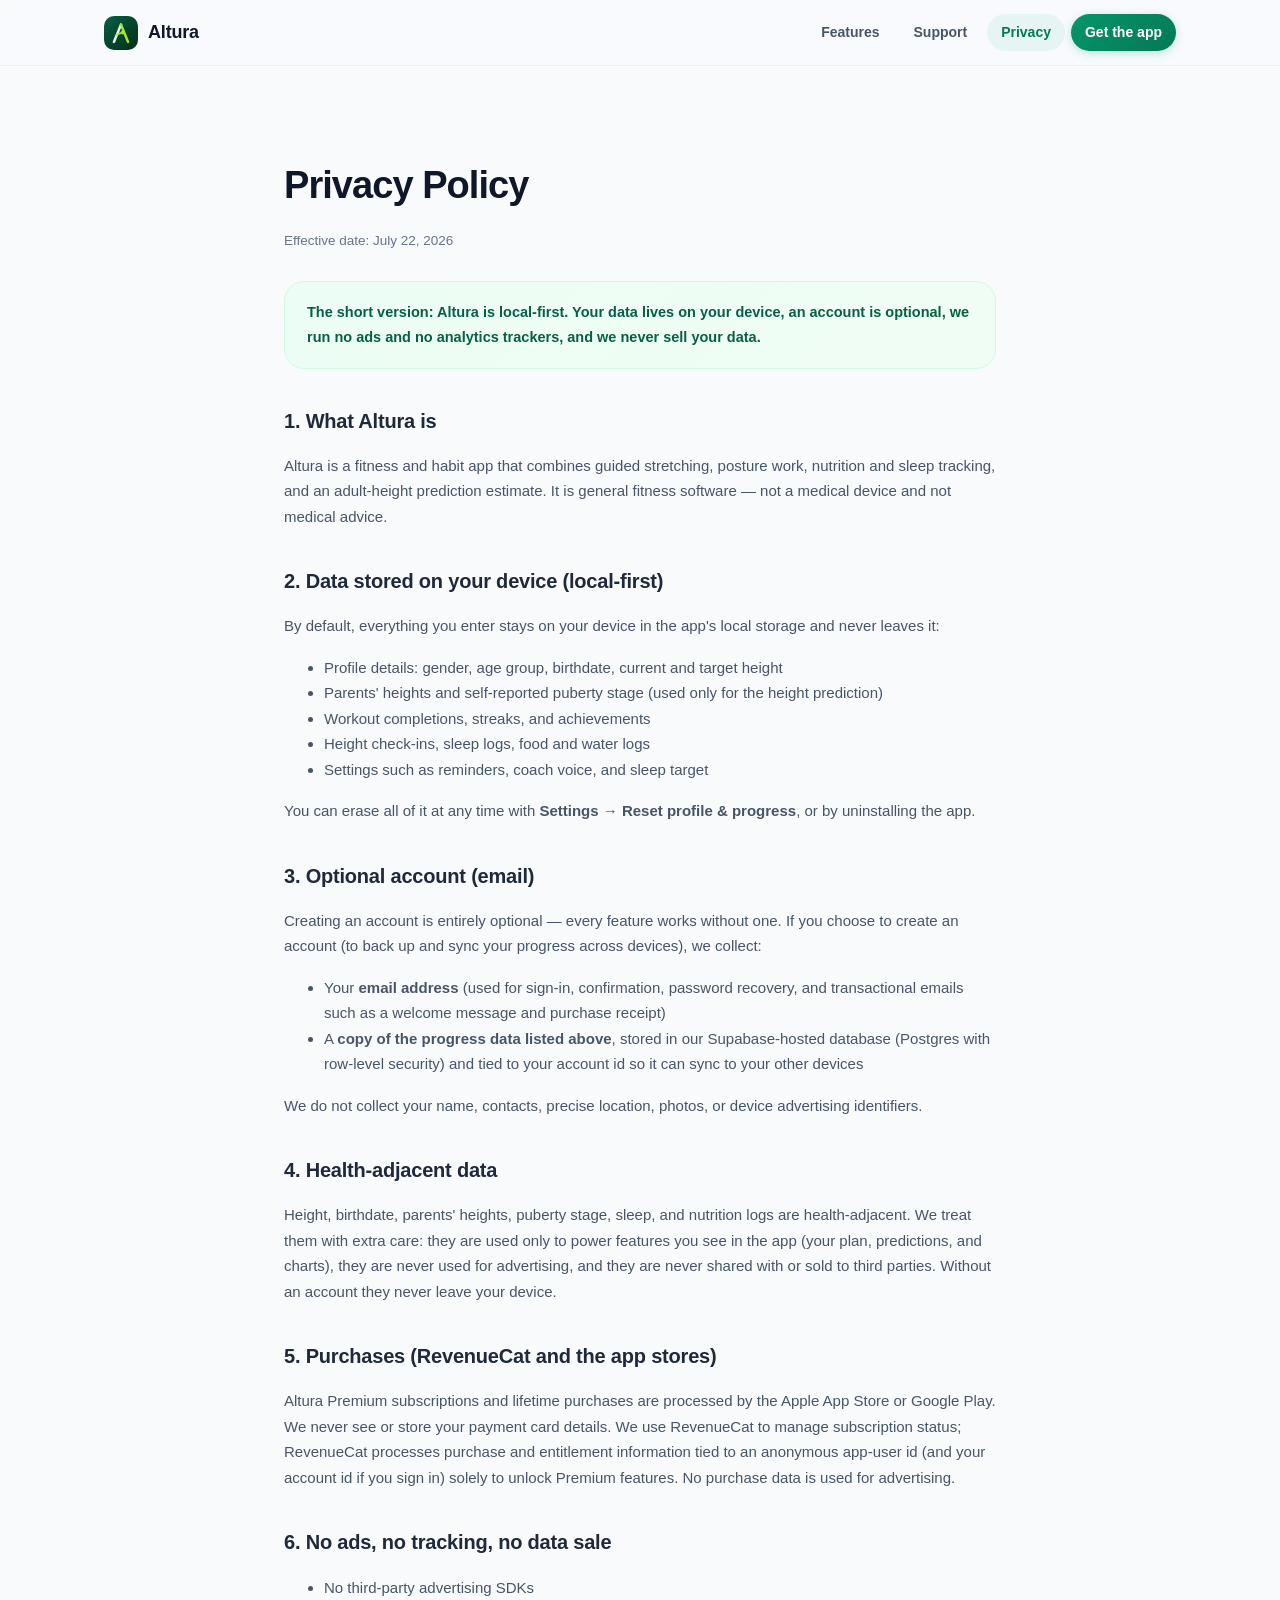
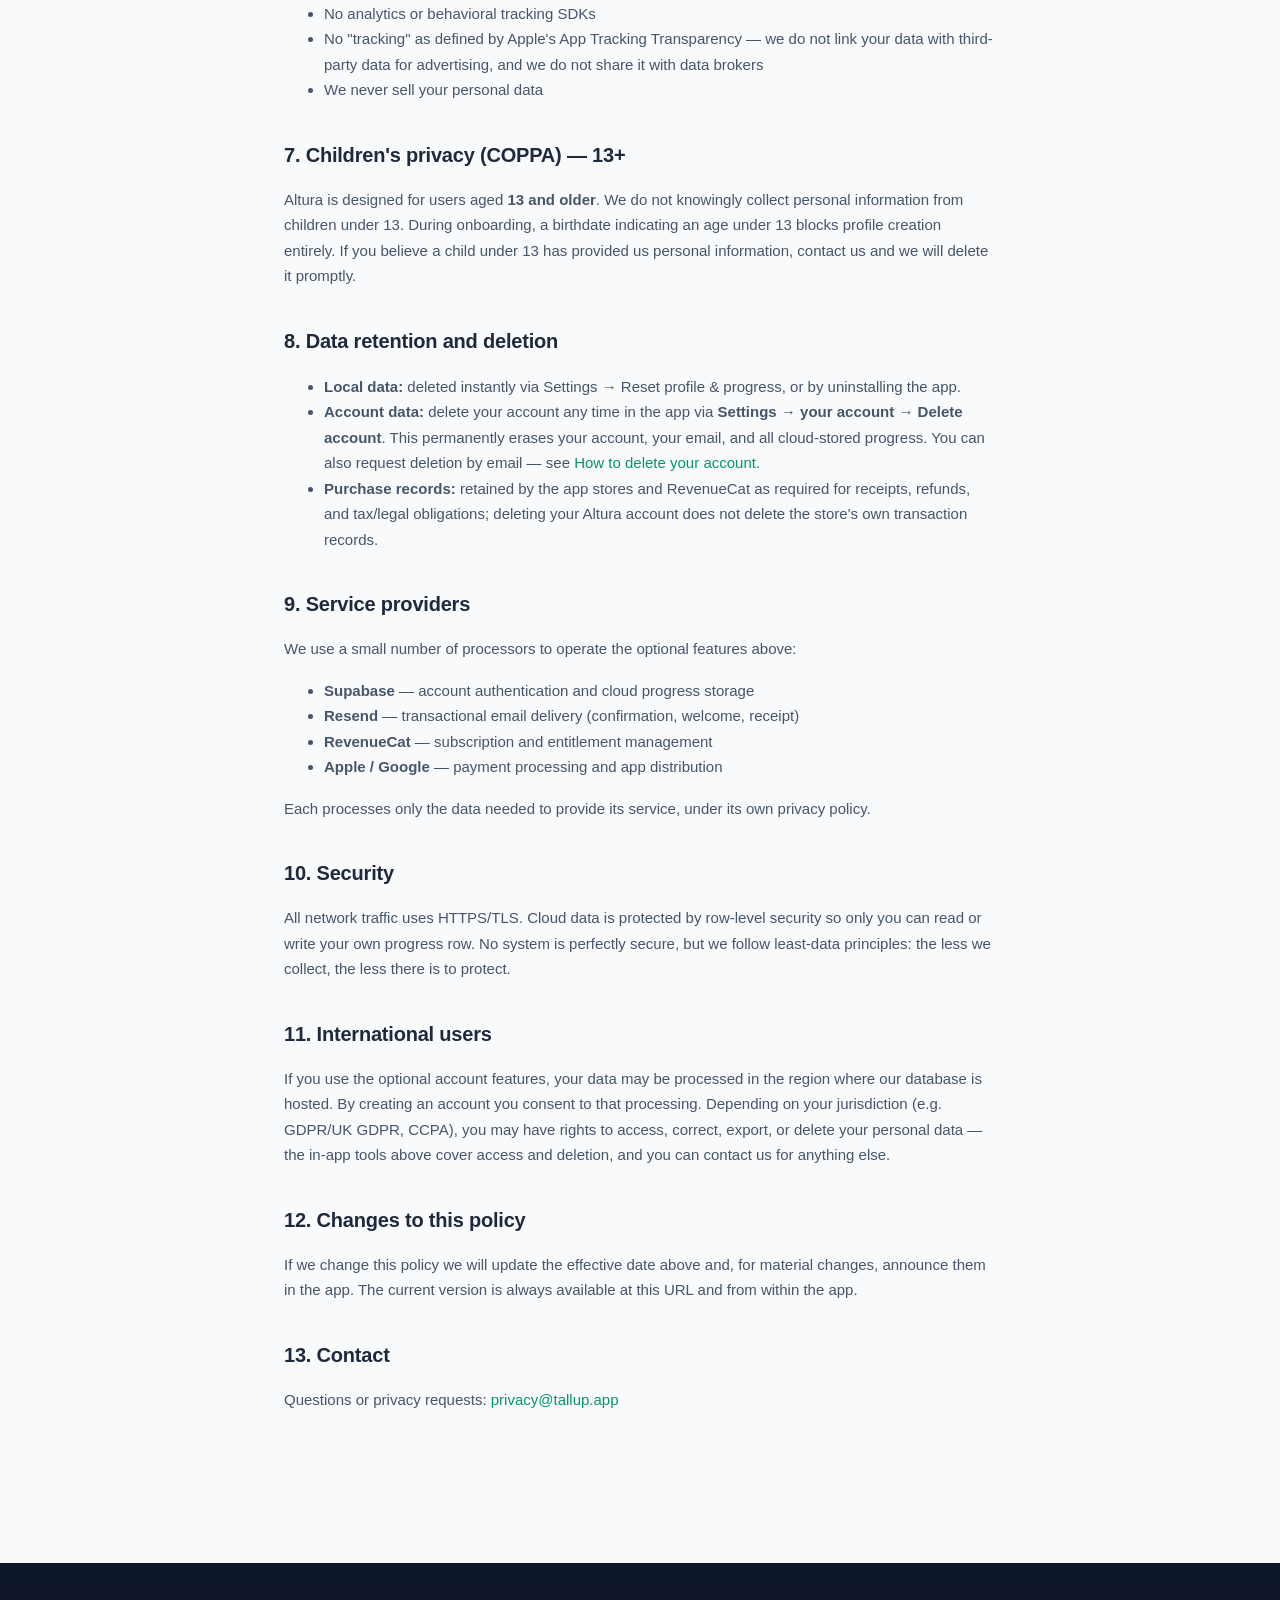
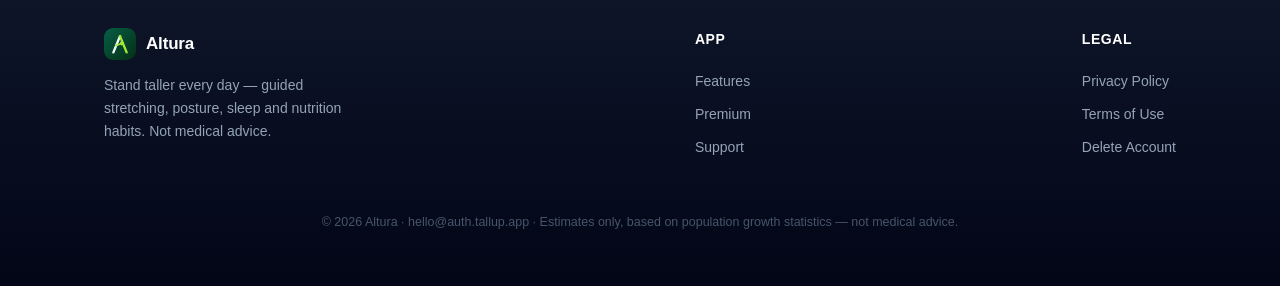
<file: privacy.html>
<!DOCTYPE html>
<html lang="en">
<head>
<meta charset="utf-8" />
<meta name="viewport" content="width=device-width, initial-scale=1.0" />
<title>Privacy Policy — Altura</title>
<meta name="description" content="Altura Privacy Policy — local-first data storage, optional account, no ads, no tracking, no data sale." />
<meta name="theme-color" content="#059669" />
<meta property="og:title" content="Privacy Policy — Altura" />
<meta property="og:description" content="Altura Privacy Policy — local-first data storage, optional account, no ads, no tracking, no data sale." />
<meta property="og:image" content="https://tallup.app/brand/lockup.svg" />
<meta property="og:url" content="https://tallup.app/privacy" />
<meta property="og:type" content="website" />
<meta name="twitter:card" content="summary" />
<meta name="twitter:title" content="Privacy Policy — Altura" />
<meta name="twitter:description" content="Altura Privacy Policy — local-first, no ads, no tracking." />
<meta name="twitter:image" content="https://tallup.app/brand/lockup.svg" />
<link rel="canonical" href="https://tallup.app/privacy" />
<link rel="icon" href="brand/icon.svg" type="image/svg+xml" />
<link rel="stylesheet" href="assets/site.css" />
</head>
<body>
<nav class="nav"><div class="nav-inner">
  <a class="nav-brand" href="index.html"><img src="brand/icon.svg" alt="Altura logo" /><span>Altura</span></a>
  <div class="nav-links">
    <a href="features.html">Features</a>
    <a href="support.html">Support</a>
    <a class="active" href="privacy.html">Privacy</a>
    <a class="nav-cta" href="index.html#download">Get the app</a>
  </div>
</div></nav>

<main class="section"><div class="wrap-narrow prose">
  <h1>Privacy Policy</h1>
  <p class="updated">Effective date: July 22, 2026</p>

  <div class="highlight-box">
    <p>The short version: Altura is local-first. Your data lives on your device, an account is optional,
    we run no ads and no analytics trackers, and we never sell your data.</p>
  </div>

  <h2>1. What Altura is</h2>
  <p>Altura is a fitness and habit app that combines guided stretching, posture work, nutrition and sleep
  tracking, and an adult-height prediction estimate. It is general fitness software — not a medical
  device and not medical advice.</p>

  <h2>2. Data stored on your device (local-first)</h2>
  <p>By default, everything you enter stays on your device in the app's local storage and never leaves it:</p>
  <ul>
    <li>Profile details: gender, age group, birthdate, current and target height</li>
    <li>Parents' heights and self-reported puberty stage (used only for the height prediction)</li>
    <li>Workout completions, streaks, and achievements</li>
    <li>Height check-ins, sleep logs, food and water logs</li>
    <li>Settings such as reminders, coach voice, and sleep target</li>
  </ul>
  <p>You can erase all of it at any time with <strong>Settings → Reset profile &amp; progress</strong>, or by
  uninstalling the app.</p>

  <h2>3. Optional account (email)</h2>
  <p>Creating an account is entirely optional — every feature works without one. If you choose to create an
  account (to back up and sync your progress across devices), we collect:</p>
  <ul>
    <li>Your <strong>email address</strong> (used for sign-in, confirmation, password recovery, and
    transactional emails such as a welcome message and purchase receipt)</li>
    <li>A <strong>copy of the progress data listed above</strong>, stored in our Supabase-hosted database
    (Postgres with row-level security) and tied to your account id so it can sync to your other devices</li>
  </ul>
  <p>We do not collect your name, contacts, precise location, photos, or device advertising identifiers.</p>

  <h2>4. Health-adjacent data</h2>
  <p>Height, birthdate, parents' heights, puberty stage, sleep, and nutrition logs are health-adjacent.
  We treat them with extra care: they are used only to power features you see in the app (your plan,
  predictions, and charts), they are never used for advertising, and they are never shared with or sold to
  third parties. Without an account they never leave your device.</p>

  <h2>5. Purchases (RevenueCat and the app stores)</h2>
  <p>Altura Premium subscriptions and lifetime purchases are processed by the Apple App Store or Google
  Play. We never see or store your payment card details. We use RevenueCat to manage subscription status;
  RevenueCat processes purchase and entitlement information tied to an anonymous app-user id (and your
  account id if you sign in) solely to unlock Premium features. No purchase data is used for advertising.</p>

  <h2>6. No ads, no tracking, no data sale</h2>
  <ul>
    <li>No third-party advertising SDKs</li>
    <li>No analytics or behavioral tracking SDKs</li>
    <li>No "tracking" as defined by Apple's App Tracking Transparency — we do not link your data with
    third-party data for advertising, and we do not share it with data brokers</li>
    <li>We never sell your personal data</li>
  </ul>

  <h2>7. Children's privacy (COPPA) — 13+</h2>
  <p>Altura is designed for users aged <strong>13 and older</strong>. We do not knowingly collect personal
  information from children under 13. During onboarding, a birthdate indicating an age under 13 blocks
  profile creation entirely. If you believe a child under 13 has provided us personal information, contact
  us and we will delete it promptly.</p>

  <h2>8. Data retention and deletion</h2>
  <ul>
    <li><strong>Local data:</strong> deleted instantly via Settings → Reset profile &amp; progress, or by
    uninstalling the app.</li>
    <li><strong>Account data:</strong> delete your account any time in the app via
    <strong>Settings → your account → Delete account</strong>. This permanently erases your account, your
    email, and all cloud-stored progress. You can also request deletion by email — see
    <a href="delete-account.html">How to delete your account</a>.</li>
    <li><strong>Purchase records:</strong> retained by the app stores and RevenueCat as required for
    receipts, refunds, and tax/legal obligations; deleting your Altura account does not delete the store's
    own transaction records.</li>
  </ul>

  <h2>9. Service providers</h2>
  <p>We use a small number of processors to operate the optional features above:</p>
  <ul>
    <li><strong>Supabase</strong> — account authentication and cloud progress storage</li>
    <li><strong>Resend</strong> — transactional email delivery (confirmation, welcome, receipt)</li>
    <li><strong>RevenueCat</strong> — subscription and entitlement management</li>
    <li><strong>Apple / Google</strong> — payment processing and app distribution</li>
  </ul>
  <p>Each processes only the data needed to provide its service, under its own privacy policy.</p>

  <h2>10. Security</h2>
  <p>All network traffic uses HTTPS/TLS. Cloud data is protected by row-level security so only you can read
  or write your own progress row. No system is perfectly secure, but we follow least-data principles: the
  less we collect, the less there is to protect.</p>

  <h2>11. International users</h2>
  <p>If you use the optional account features, your data may be processed in the region where our database
  is hosted. By creating an account you consent to that processing. Depending on your jurisdiction (e.g.
  GDPR/UK GDPR, CCPA), you may have rights to access, correct, export, or delete your personal data — the
  in-app tools above cover access and deletion, and you can contact us for anything else.</p>

  <h2>12. Changes to this policy</h2>
  <p>If we change this policy we will update the effective date above and, for material changes, announce
  them in the app. The current version is always available at this URL and from within the app.</p>

  <h2>13. Contact</h2>
  <p>Questions or privacy requests: <a href="mailto:privacy@tallup.app">privacy@tallup.app</a></p>
</div></main>

<footer class="site-footer"><div class="wrap"><div class="cols">
  <div>
    <div class="footer-brand"><img src="brand/icon.svg" alt="" /><span>Altura</span></div>
    <p style="max-width:260px;font-size:14px;margin:0;color:var(--navy-400);">Stand taller every day — guided stretching, posture, sleep and nutrition habits. Not medical advice.</p>
  </div>
  <div><h4>App</h4>
    <a href="features.html">Features</a>
    <a href="index.html#premium">Premium</a>
    <a href="support.html">Support</a>
  </div>
  <div><h4>Legal</h4>
    <a href="privacy.html">Privacy Policy</a>
    <a href="terms.html">Terms of Use</a>
    <a href="delete-account.html">Delete Account</a>
  </div>
</div>
<p class="fine">© 2026 Altura · hello@auth.tallup.app · Estimates only, based on population growth statistics — not medical advice.</p>
</div></footer>
</body></html>
</file>
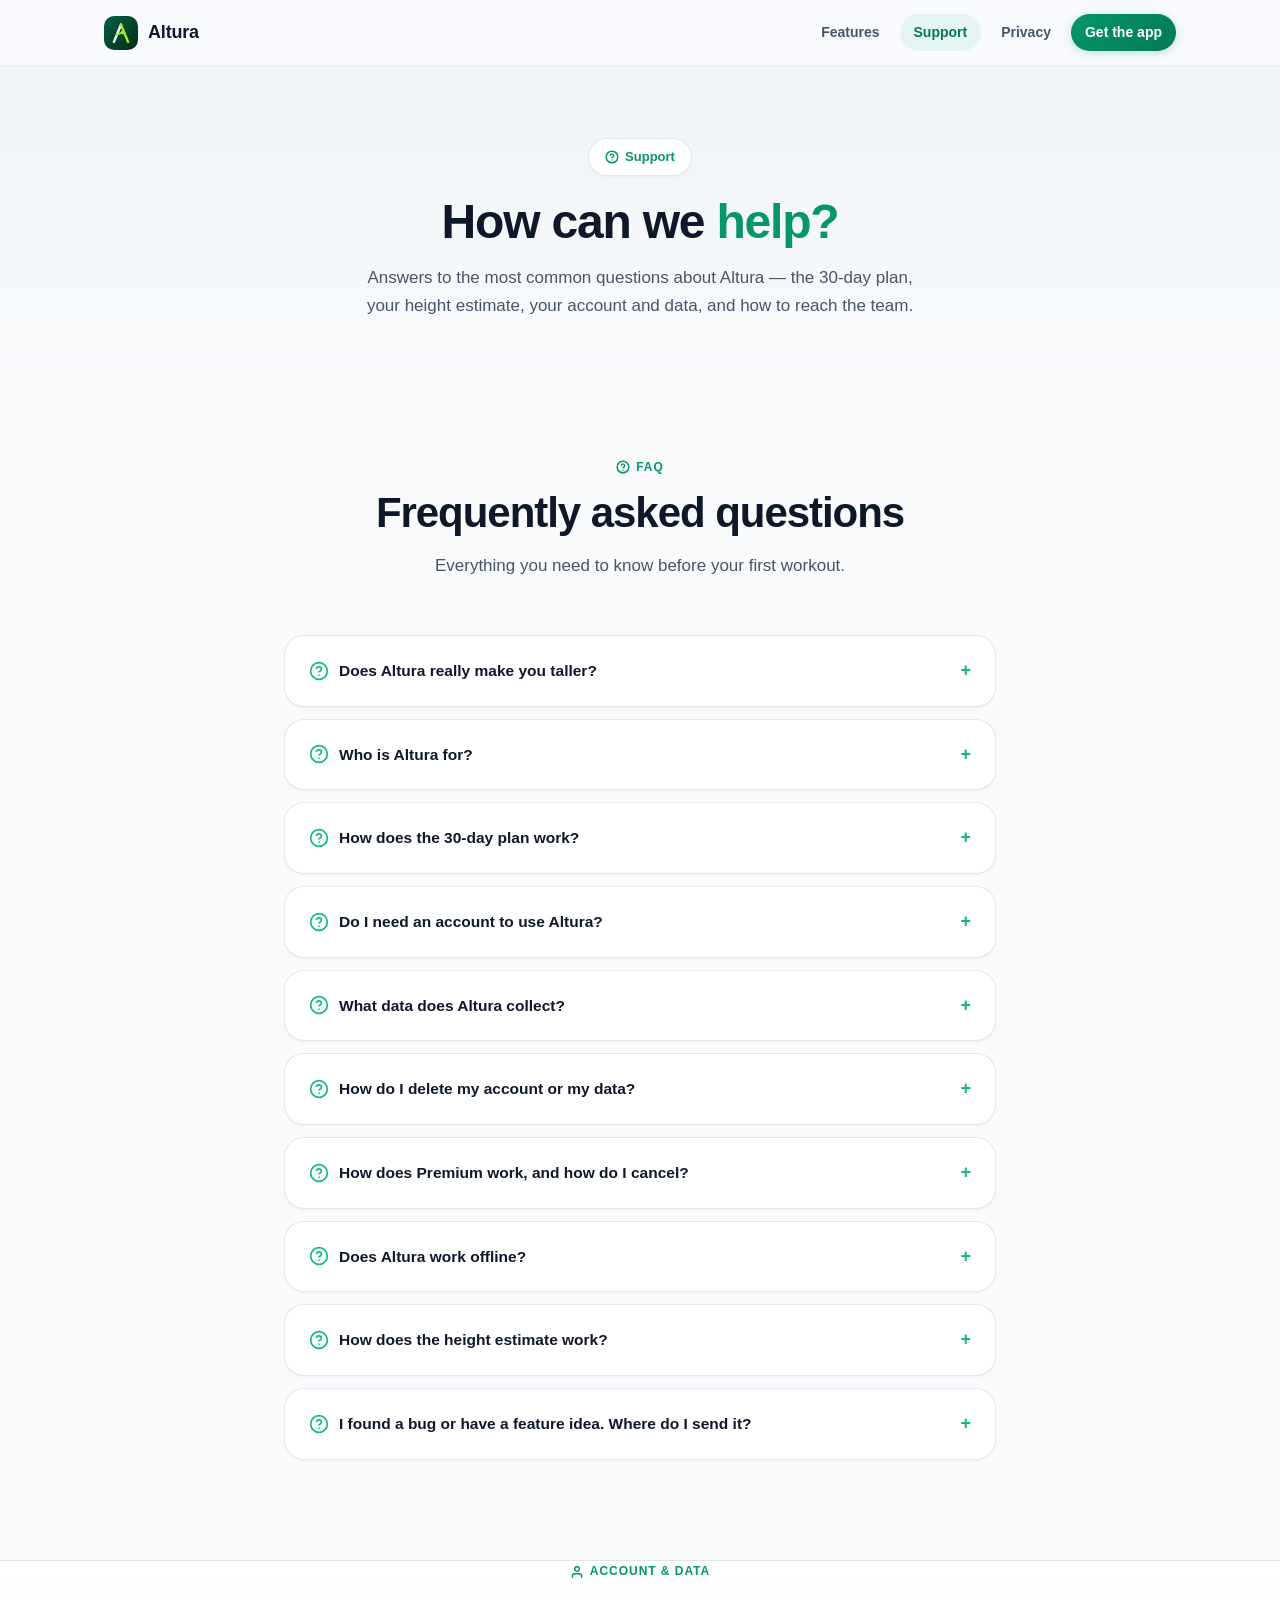
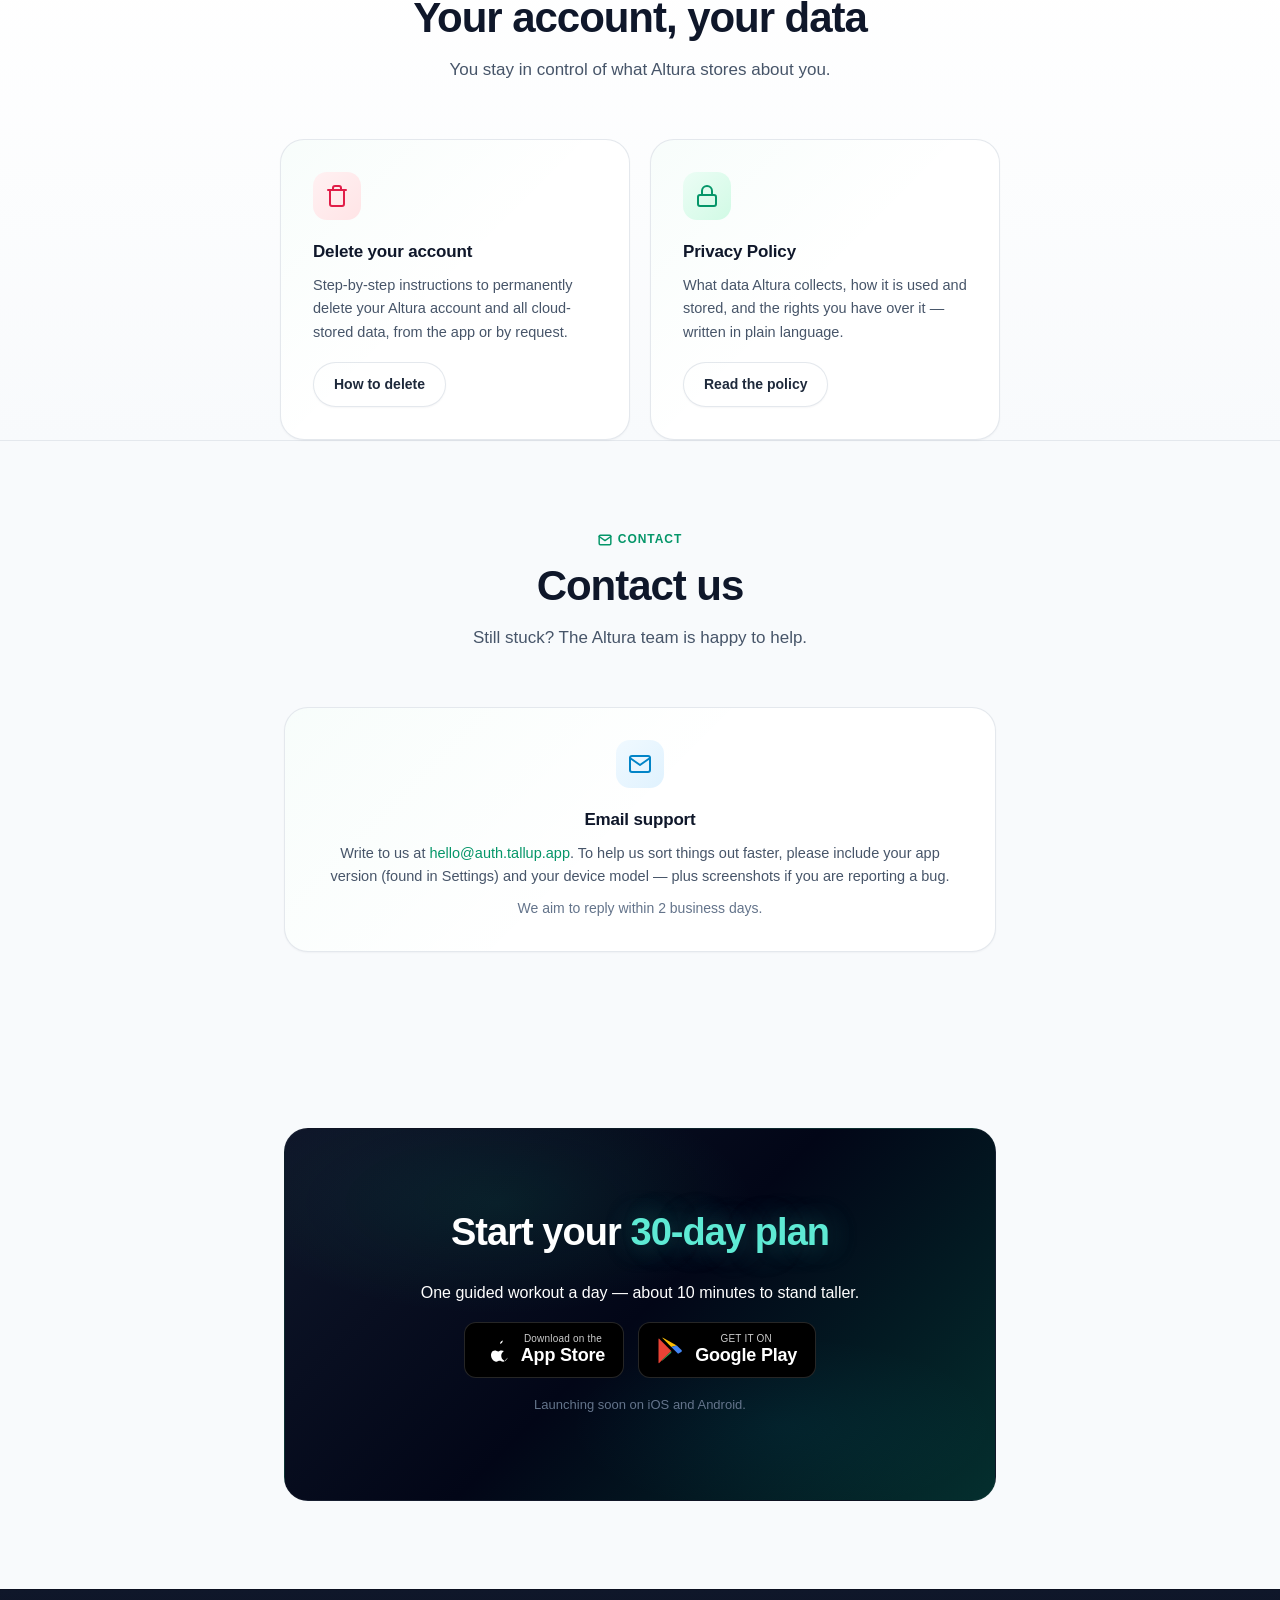
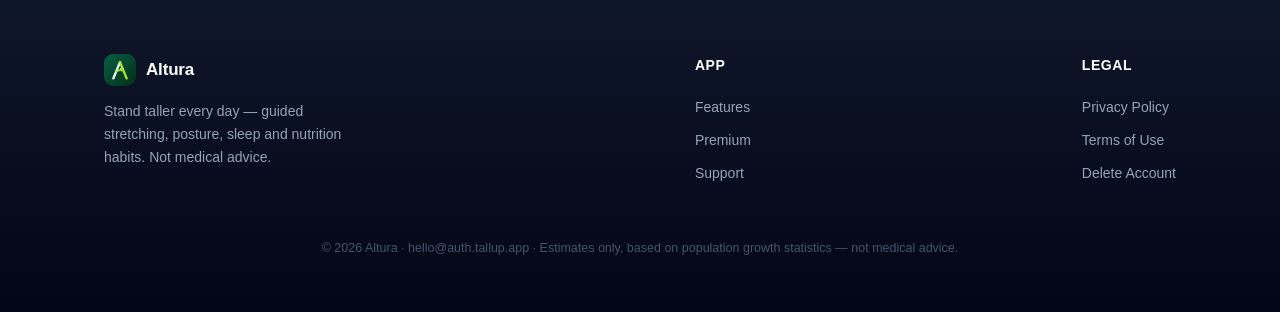
<file: support.html>
<!DOCTYPE html>
<html lang="en">
<head>
<meta charset="utf-8" />
<meta name="viewport" content="width=device-width, initial-scale=1.0" />
<title>Support — Altura</title>
<meta name="description" content="Altura support: frequently asked questions, account and data help, and how to contact the Altura team." />
<meta name="theme-color" content="#059669" />
<meta property="og:title" content="Support — Altura" />
<meta property="og:description" content="Altura support: frequently asked questions, account and data help, and how to contact the Altura team." />
<meta property="og:image" content="https://tallup.app/screenshots/01-home.png" />
<meta property="og:url" content="https://tallup.app/support" />
<meta property="og:type" content="website" />
<meta name="twitter:card" content="summary_large_image" />
<meta name="twitter:title" content="Support — Altura" />
<meta name="twitter:description" content="FAQ, account help, and how to contact the Altura team." />
<meta name="twitter:image" content="https://tallup.app/screenshots/01-home.png" />
<link rel="canonical" href="https://tallup.app/support" />
<link rel="icon" href="brand/icon.svg" type="image/svg+xml" />
<link rel="stylesheet" href="assets/site.css" />
</head>
<body>

<nav class="nav"><div class="nav-inner">
  <a class="nav-brand" href="index.html"><img src="brand/icon.svg" alt="Altura logo" /><span>Altura</span></a>
  <div class="nav-links">
    <a href="features.html">Features</a>
    <a href="support.html" class="active">Support</a>
    <a href="privacy.html">Privacy</a>
    <a class="nav-cta" href="index.html#download">Get the app</a>
  </div>
</div></nav>

<main>

  <header class="hero-light">
    <span class="hero-badge">
      <svg xmlns="http://www.w3.org/2000/svg" width="14" height="14" viewBox="0 0 24 24" fill="none" stroke="currentColor" stroke-width="2.5" stroke-linecap="round" stroke-linejoin="round" style="vertical-align:-2px"><circle cx="12" cy="12" r="10"/><path d="M9.09 9a3 3 0 0 1 5.83 1c0 2-3 3-3 3"/><line x1="12" y1="17" x2="12.01" y2="17"/></svg>
      Support
    </span>
    <h1>How can we <span class="accent">help?</span></h1>
    <p class="lede">Answers to the most common questions about Altura — the 30-day plan, your height estimate, your account and data, and how to reach the team.</p>
  </header>

  <section class="section" aria-labelledby="faq-heading">
    <div class="wrap-narrow">
      <div class="section-head">
        <span class="kicker">
          <svg xmlns="http://www.w3.org/2000/svg" width="14" height="14" viewBox="0 0 24 24" fill="none" stroke="currentColor" stroke-width="2.5" stroke-linecap="round" stroke-linejoin="round" style="vertical-align:-2px"><circle cx="12" cy="12" r="10"/><path d="M9.09 9a3 3 0 0 1 5.83 1c0 2-3 3-3 3"/><line x1="12" y1="17" x2="12.01" y2="17"/></svg>
          FAQ
        </span>
        <h2 id="faq-heading">Frequently asked questions</h2>
        <p>Everything you need to know before your first workout.</p>
      </div>
    </div>

    <div class="wrap-narrow">
      <details class="faq">
        <summary><svg class="faq-icon" xmlns="http://www.w3.org/2000/svg" viewBox="0 0 24 24" fill="none" stroke="currentColor" stroke-width="2" stroke-linecap="round" stroke-linejoin="round"><circle cx="12" cy="12" r="10"/><path d="M9.09 9a3 3 0 0 1 5.83 1c0 2-3 3-3 3"/><line x1="12" y1="17" x2="12.01" y2="17"/></svg>Does Altura really make you taller?</summary>
        <p>No app can guarantee you will grow taller — your final height is mostly determined by genetics and growth plates. What Altura does is help you build daily stretching, posture, sleep and nutrition habits that support healthy growth while you are still growing, and help you stand taller by improving posture and spinal mobility at any age. The adult-height figure in the app is an estimate only, based on population growth statistics — not medical advice.</p>
      </details>

      <details class="faq">
        <summary><svg class="faq-icon" xmlns="http://www.w3.org/2000/svg" viewBox="0 0 24 24" fill="none" stroke="currentColor" stroke-width="2" stroke-linecap="round" stroke-linejoin="round"><circle cx="12" cy="12" r="10"/><path d="M9.09 9a3 3 0 0 1 5.83 1c0 2-3 3-3 3"/><line x1="12" y1="17" x2="12.01" y2="17"/></svg>Who is Altura for?</summary>
        <p>Altura is designed for teens and young adults aged 13 and up who want to build healthy posture, stretching, sleep and nutrition habits. It is not a medical product, and it is not intended for children under 13.</p>
      </details>

      <details class="faq">
        <summary><svg class="faq-icon" xmlns="http://www.w3.org/2000/svg" viewBox="0 0 24 24" fill="none" stroke="currentColor" stroke-width="2" stroke-linecap="round" stroke-linejoin="round"><circle cx="12" cy="12" r="10"/><path d="M9.09 9a3 3 0 0 1 5.83 1c0 2-3 3-3 3"/><line x1="12" y1="17" x2="12.01" y2="17"/></svg>How does the 30-day plan work?</summary>
        <p>Each day you get one guided workout of about 10 minutes, built from 12 spine-friendly exercises across 3 difficulty levels. Complete the daily session to keep your streak going, and check in on your progress along the way. Premium unlocks the full exercise library and custom workouts.</p>
      </details>

      <details class="faq">
        <summary><svg class="faq-icon" xmlns="http://www.w3.org/2000/svg" viewBox="0 0 24 24" fill="none" stroke="currentColor" stroke-width="2" stroke-linecap="round" stroke-linejoin="round"><circle cx="12" cy="12" r="10"/><path d="M9.09 9a3 3 0 0 1 5.83 1c0 2-3 3-3 3"/><line x1="12" y1="17" x2="12.01" y2="17"/></svg>Do I need an account to use Altura?</summary>
        <p>No. Altura is local-first: your workouts, streaks and check-ins live on your device, and the app works without an account. Creating an account is optional and only needed if you want cloud backup or to sync your progress between devices.</p>
      </details>

      <details class="faq">
        <summary><svg class="faq-icon" xmlns="http://www.w3.org/2000/svg" viewBox="0 0 24 24" fill="none" stroke="currentColor" stroke-width="2" stroke-linecap="round" stroke-linejoin="round"><circle cx="12" cy="12" r="10"/><path d="M9.09 9a3 3 0 0 1 5.83 1c0 2-3 3-3 3"/><line x1="12" y1="17" x2="12.01" y2="17"/></svg>What data does Altura collect?</summary>
        <p>By default your data stays on your device. If you choose to create an account, only the information needed for backup and sync is stored on our servers. Full details on what we collect, why, and how long we keep it are in our <a href="privacy.html">Privacy Policy</a>.</p>
      </details>

      <details class="faq">
        <summary><svg class="faq-icon" xmlns="http://www.w3.org/2000/svg" viewBox="0 0 24 24" fill="none" stroke="currentColor" stroke-width="2" stroke-linecap="round" stroke-linejoin="round"><circle cx="12" cy="12" r="10"/><path d="M9.09 9a3 3 0 0 1 5.83 1c0 2-3 3-3 3"/><line x1="12" y1="17" x2="12.01" y2="17"/></svg>How do I delete my account or my data?</summary>
        <p>You can delete your account and all associated cloud data at any time from within the app, or follow the step-by-step instructions on our <a href="delete-account.html">Delete Account</a> page. Deleting removes your account and backed-up data from our servers; local data is removed when you delete the app.</p>
      </details>

      <details class="faq">
        <summary><svg class="faq-icon" xmlns="http://www.w3.org/2000/svg" viewBox="0 0 24 24" fill="none" stroke="currentColor" stroke-width="2" stroke-linecap="round" stroke-linejoin="round"><circle cx="12" cy="12" r="10"/><path d="M9.09 9a3 3 0 0 1 5.83 1c0 2-3 3-3 3"/><line x1="12" y1="17" x2="12.01" y2="17"/></svg>How does Premium work, and how do I cancel?</summary>
        <p>Premium unlocks the full exercise library, custom workouts and advanced stats. See current pricing in the app. Subscriptions are billed and managed through your app-store account — you can cancel or change your plan anytime in your Apple ID or Google Play subscription settings, and Premium stays active until the end of the current billing period.</p>
      </details>

      <details class="faq">
        <summary><svg class="faq-icon" xmlns="http://www.w3.org/2000/svg" viewBox="0 0 24 24" fill="none" stroke="currentColor" stroke-width="2" stroke-linecap="round" stroke-linejoin="round"><circle cx="12" cy="12" r="10"/><path d="M9.09 9a3 3 0 0 1 5.83 1c0 2-3 3-3 3"/><line x1="12" y1="17" x2="12.01" y2="17"/></svg>Does Altura work offline?</summary>
        <p>Yes. Altura is local-first, so your daily workouts, streaks, sleep logs and check-ins all work without an internet connection. You only need to be online to create an account, back up your data, or manage a Premium subscription.</p>
      </details>

      <details class="faq">
        <summary><svg class="faq-icon" xmlns="http://www.w3.org/2000/svg" viewBox="0 0 24 24" fill="none" stroke="currentColor" stroke-width="2" stroke-linecap="round" stroke-linejoin="round"><circle cx="12" cy="12" r="10"/><path d="M9.09 9a3 3 0 0 1 5.83 1c0 2-3 3-3 3"/><line x1="12" y1="17" x2="12.01" y2="17"/></svg>How does the height estimate work?</summary>
        <p>During onboarding you enter your age, current height and your parents' heights. Altura uses these to produce a personal adult-height estimate based on population growth statistics. It is a statistical estimate for guidance and motivation only — not medical advice — and individual growth can vary widely.</p>
      </details>

      <details class="faq">
        <summary><svg class="faq-icon" xmlns="http://www.w3.org/2000/svg" viewBox="0 0 24 24" fill="none" stroke="currentColor" stroke-width="2" stroke-linecap="round" stroke-linejoin="round"><circle cx="12" cy="12" r="10"/><path d="M9.09 9a3 3 0 0 1 5.83 1c0 2-3 3-3 3"/><line x1="12" y1="17" x2="12.01" y2="17"/></svg>I found a bug or have a feature idea. Where do I send it?</summary>
        <p>We'd love to hear from you. Email <a href="mailto:hello@auth.tallup.app">hello@auth.tallup.app</a> with a description of the issue or idea, your app version and your device model. Screenshots help a lot for bug reports.</p>
      </details>
    </div>
  </section>

  <section class="section-alt" aria-labelledby="account-heading">
    <div class="wrap-narrow">
      <div class="section-head">
        <span class="kicker">
          <svg xmlns="http://www.w3.org/2000/svg" width="14" height="14" viewBox="0 0 24 24" fill="none" stroke="currentColor" stroke-width="2.5" stroke-linecap="round" stroke-linejoin="round" style="vertical-align:-2px"><path d="M20 21v-2a4 4 0 0 0-4-4H8a4 4 0 0 0-4 4v2"/><circle cx="12" cy="7" r="4"/></svg>
          Account &amp; data
        </span>
        <h2 id="account-heading">Your account, your data</h2>
        <p>You stay in control of what Altura stores about you.</p>
      </div>
    </div>
    <div class="wrap">
      <div class="grid grid-2" style="max-width:720px;margin:0 auto;">
        <div class="card">
          <div class="icon-wrap icon-rose">
            <svg xmlns="http://www.w3.org/2000/svg" width="24" height="24" viewBox="0 0 24 24" fill="none" stroke="currentColor" stroke-width="2" stroke-linecap="round" stroke-linejoin="round"><polyline points="3 6 5 6 21 6"/><path d="M19 6v14a2 2 0 0 1-2 2H7a2 2 0 0 1-2-2V6m3 0V4a2 2 0 0 1 2-2h4a2 2 0 0 1 2 2v2"/></svg>
          </div>
          <h3>Delete your account</h3>
          <p>Step-by-step instructions to permanently delete your Altura account and all cloud-stored data, from the app or by request.</p>
          <a class="btn btn-secondary" href="delete-account.html">How to delete</a>
        </div>
        <div class="card">
          <div class="icon-wrap icon-emerald">
            <svg xmlns="http://www.w3.org/2000/svg" width="24" height="24" viewBox="0 0 24 24" fill="none" stroke="currentColor" stroke-width="2" stroke-linecap="round" stroke-linejoin="round"><rect x="3" y="11" width="18" height="11" rx="2" ry="2"/><path d="M7 11V7a5 5 0 0 1 10 0v4"/></svg>
          </div>
          <h3>Privacy Policy</h3>
          <p>What data Altura collects, how it is used and stored, and the rights you have over it — written in plain language.</p>
          <a class="btn btn-secondary" href="privacy.html">Read the policy</a>
        </div>
      </div>
    </div>
  </section>

  <section class="section" aria-labelledby="contact-heading">
    <div class="wrap-narrow">
      <div class="section-head">
        <span class="kicker">
          <svg xmlns="http://www.w3.org/2000/svg" width="14" height="14" viewBox="0 0 24 24" fill="none" stroke="currentColor" stroke-width="2.5" stroke-linecap="round" stroke-linejoin="round" style="vertical-align:-2px"><path d="M4 4h16c1.1 0 2 .9 2 2v12c0 1.1-.9 2-2 2H4c-1.1 0-2-.9-2-2V6c0-1.1.9-2 2-2z"/><polyline points="22,6 12,13 2,6"/></svg>
          Contact
        </span>
        <h2 id="contact-heading">Contact us</h2>
        <p>Still stuck? The Altura team is happy to help.</p>
      </div>
      <div class="card" style="text-align:center;">
        <div class="icon-wrap icon-sky" style="margin:0 auto 18px;">
          <svg xmlns="http://www.w3.org/2000/svg" width="24" height="24" viewBox="0 0 24 24" fill="none" stroke="currentColor" stroke-width="2" stroke-linecap="round" stroke-linejoin="round"><path d="M4 4h16c1.1 0 2 .9 2 2v12c0 1.1-.9 2-2 2H4c-1.1 0-2-.9-2-2V6c0-1.1.9-2 2-2z"/><polyline points="22,6 12,13 2,6"/></svg>
        </div>
        <h3>Email support</h3>
        <p>Write to us at <a href="mailto:hello@auth.tallup.app">hello@auth.tallup.app</a>. To help us sort things out faster, please include your app version (found in Settings) and your device model — plus screenshots if you are reporting a bug.</p>
        <p style="color:var(--text-muted);font-size:14px;margin-top:8px;">We aim to reply within 2 business days.</p>
      </div>
    </div>
  </section>

  <section class="section">
    <div class="wrap-narrow">
      <div class="cta-banner">
        <h2>Start your <span class="accent">30-day plan</span></h2>
        <p>One guided workout a day — about 10 minutes to stand taller.</p>
        <div class="store-badges">
          <a class="store-badge app-store" href="#" aria-label="Download on the App Store">
            <svg width="28" height="28" viewBox="0 0 170 170" fill="currentColor" xmlns="http://www.w3.org/2000/svg"><path d="M150.7 130.4c-1.8 4.1-3.9 7.9-6.3 11.4-3.3 4.9-6.7 8.4-10 10.6-4 2.6-8.3 3.9-12.9 3.9-3.3 0-6.8-.9-10.4-2.8-3.7-1.9-7.1-2.8-10.2-2.8-3.3 0-6.8.9-10.6 2.8s-6.7 2.8-9.3 2.8c-5.1.2-10-1.6-14.8-5.3-2.3-1.8-4.8-4.3-7.4-7.4-2.9-3.5-5.3-7.6-7.2-12.2-2.1-5.3-3.1-10.5-3.1-15.5 0-6.2 1.3-11.5 4-16.1 2.1-3.5 4.9-6.3 8.4-8.4 3.5-2.1 7.3-3.2 11.4-3.3 2.7 0 6.2.9 10.7 2.8 4.4 1.9 7.2 2.8 8.4 2.8 1 0 3.8-1.1 8.4-3.3 4.8-1.9 8.8-2.9 12.1-2.9 5.6.1 10.6 1.5 15 4.3-2.1 1.4-4.2 3.1-6.2 5.1-2.9 2.9-5.2 6.1-6.9 9.7-2.1 4.4-3.1 9-3.1 13.9 0 5.6 1.3 10.7 4 15.4 2.1 3.7 4.9 6.9 8.5 9.4 1.7 1.2 3.4 2.2 5.1 3-1.3 3.9-3 7.6-5.1 11.1zM119.9 28.9c0 4.4-1.6 8.5-4.8 12.3-3.2 3.8-7.2 6-11.9 6.5-.2-2.8.5-5.8 2.1-8.9 1.6-3.1 3.8-5.6 6.5-7.6 2.7-2 5.3-3.1 7.9-3.2.1.3.2.6.2 1.9z"/></svg>
            <div class="badge-text"><span class="badge-label">Download on the</span><span class="badge-store">App Store</span></div>
          </a>
          <a class="store-badge google-play" href="#" aria-label="Get it on Google Play">
            <svg width="28" height="28" viewBox="0 0 48 48" fill="none" xmlns="http://www.w3.org/2000/svg"><path d="M3.3 4.2L24.5 25.5 3.3 46.8c-.4-.1-.7-.4-.7-.8V5c0-.4.3-.7.7-.8z" fill="#EA4335"/><path d="M33.9 16.1L10.2 3.1c-.4-.2-.9-.2-1.3.1L24.5 18.7l9.4-2.6z" fill="#FBBC04"/><path d="M33.9 16.1l-9.4 2.6 11.6 11.6 5.4-3c1.5-.8 1.5-3.1 0-3.9l-7.6-7.3z" fill="#4285F4"/><path d="M24.5 25.5L8.9 41.1c-.4.4-.4.9-.1 1.3l.1.1 15.6-13.7v-3.3z" fill="#34A853"/></svg>
            <div class="badge-text"><span class="badge-label">GET IT ON</span><span class="badge-store">Google Play</span></div>
          </a>
        </div>
        <p class="store-note">Launching soon on iOS and Android.</p>
      </div>
    </div>
  </section>

</main>

<footer class="site-footer"><div class="wrap"><div class="cols">
  <div>
    <div class="footer-brand"><img src="brand/icon.svg" alt="" /><span>Altura</span></div>
    <p style="max-width:260px;font-size:14px;margin:0;color:var(--navy-400);">Stand taller every day — guided stretching, posture, sleep and nutrition habits. Not medical advice.</p>
  </div>
  <div><h4>App</h4>
    <a href="features.html">Features</a>
    <a href="index.html#premium">Premium</a>
    <a href="support.html">Support</a>
  </div>
  <div><h4>Legal</h4>
    <a href="privacy.html">Privacy Policy</a>
    <a href="terms.html">Terms of Use</a>
    <a href="delete-account.html">Delete Account</a>
  </div>
</div>
<p class="fine">© 2026 Altura · hello@auth.tallup.app · Estimates only, based on population growth statistics — not medical advice.</p>
</div></footer>
</body></html>
</file>
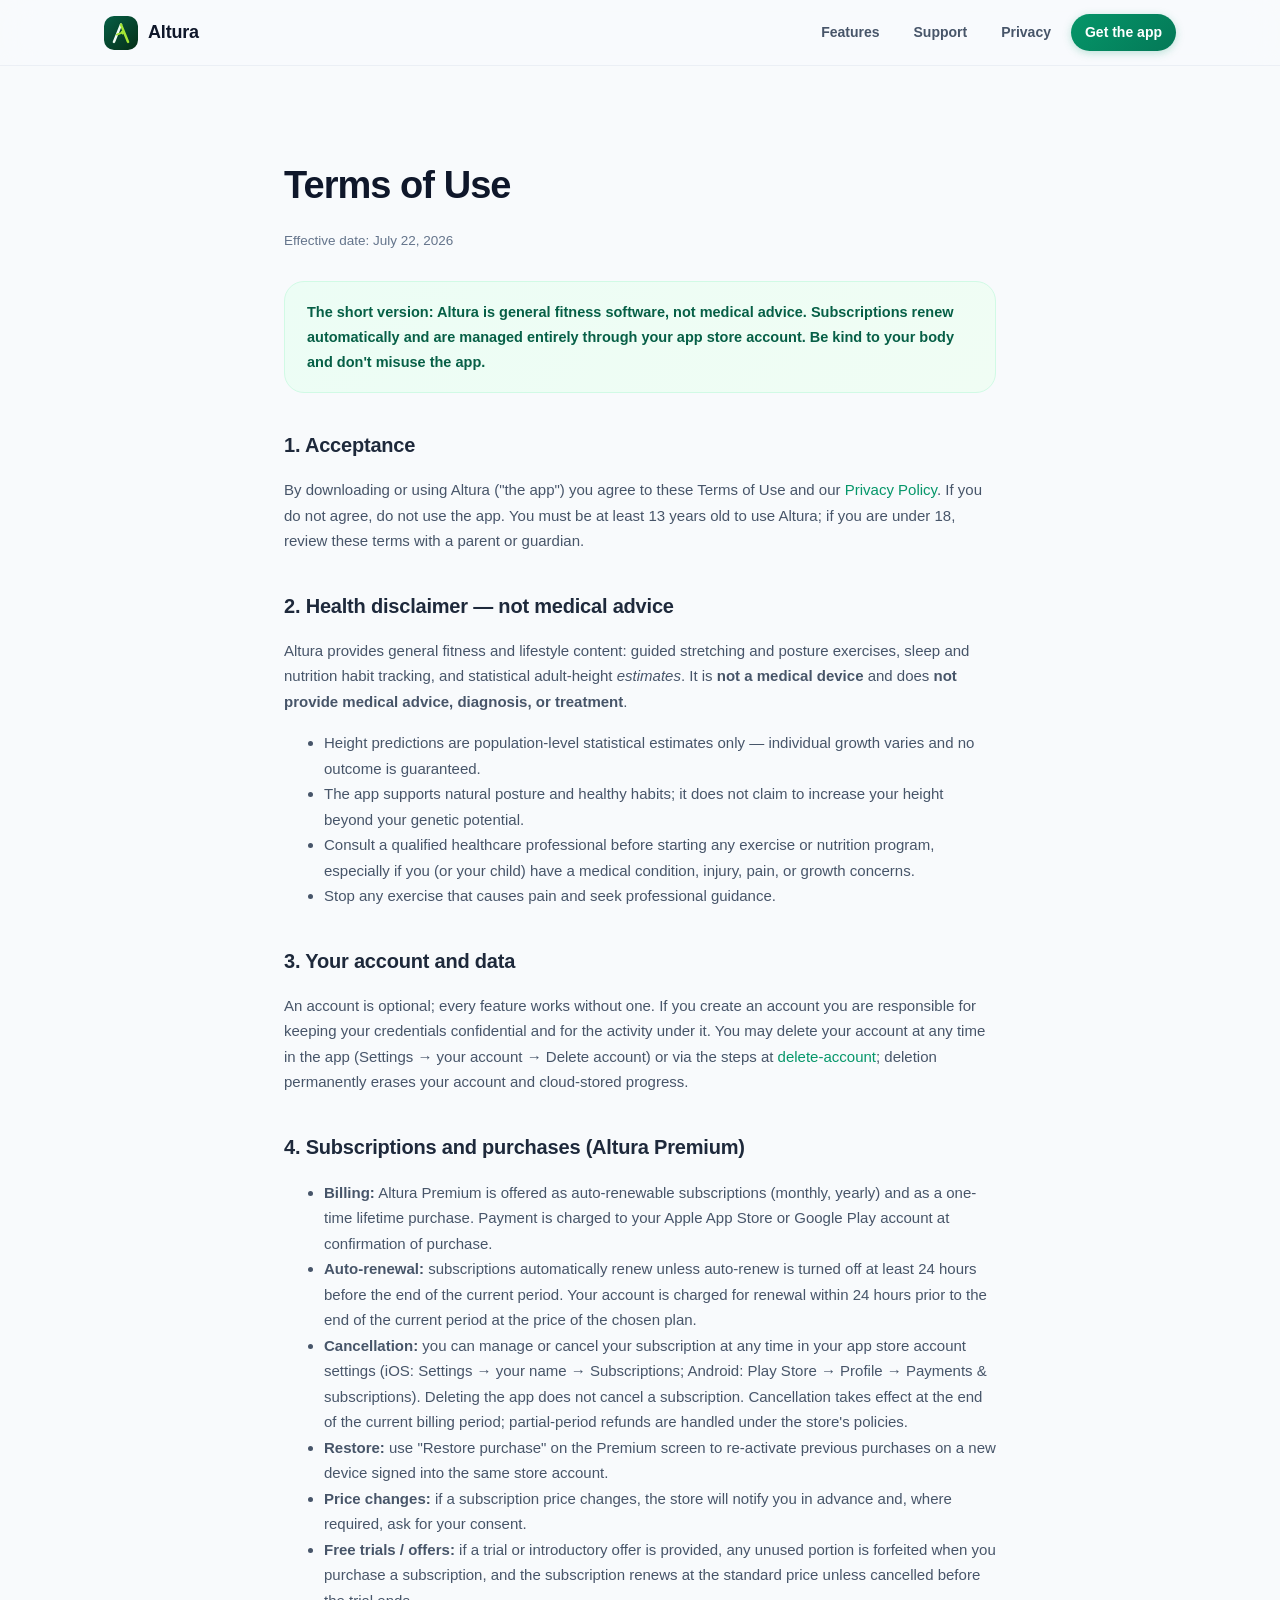
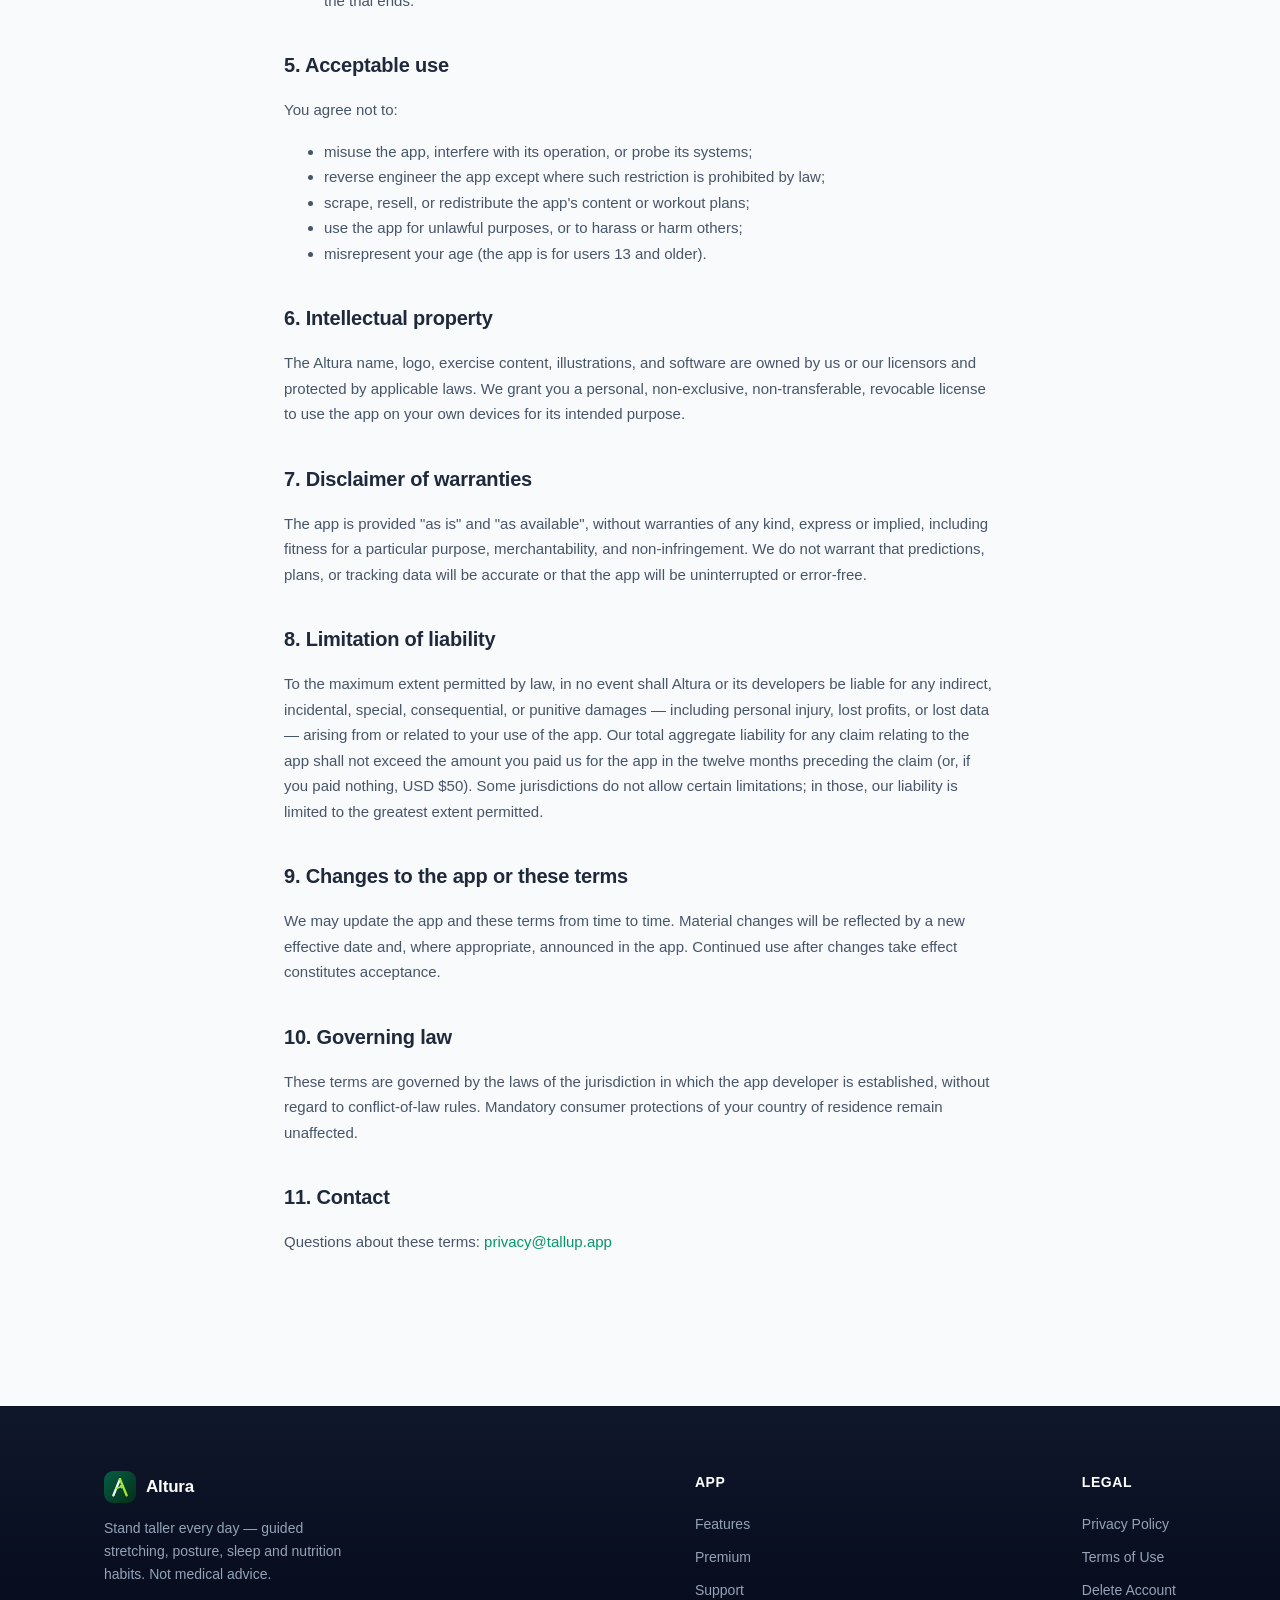
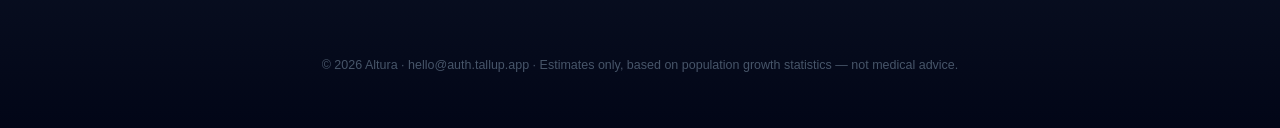
<file: terms.html>
<!DOCTYPE html>
<html lang="en">
<head>
<meta charset="utf-8" />
<meta name="viewport" content="width=device-width, initial-scale=1.0" />
<title>Terms of Use — Altura</title>
<meta name="description" content="Altura Terms of Use — general fitness software, not medical advice; subscriptions managed through your app store account." />
<meta name="theme-color" content="#059669" />
<meta property="og:title" content="Terms of Use — Altura" />
<meta property="og:description" content="Altura Terms of Use — general fitness software, not medical advice; subscriptions managed through your app store account." />
<meta property="og:image" content="https://tallup.app/brand/lockup.svg" />
<meta property="og:url" content="https://tallup.app/terms" />
<meta property="og:type" content="website" />
<meta name="twitter:card" content="summary" />
<meta name="twitter:title" content="Terms of Use — Altura" />
<meta name="twitter:description" content="Altura Terms of Use and health disclaimer." />
<meta name="twitter:image" content="https://tallup.app/brand/lockup.svg" />
<link rel="canonical" href="https://tallup.app/terms" />
<link rel="icon" href="brand/icon.svg" type="image/svg+xml" />
<link rel="stylesheet" href="assets/site.css" />
</head>
<body>
<nav class="nav"><div class="nav-inner">
  <a class="nav-brand" href="index.html"><img src="brand/icon.svg" alt="Altura logo" /><span>Altura</span></a>
  <div class="nav-links">
    <a href="features.html">Features</a>
    <a href="support.html">Support</a>
    <a href="privacy.html">Privacy</a>
    <a class="nav-cta" href="index.html#download">Get the app</a>
  </div>
</div></nav>

<main class="section"><div class="wrap-narrow prose">
  <h1>Terms of Use</h1>
  <p class="updated">Effective date: July 22, 2026</p>

  <div class="highlight-box">
    <p>The short version: Altura is general fitness software, not medical advice. Subscriptions renew
    automatically and are managed entirely through your app store account. Be kind to your body and don't
    misuse the app.</p>
  </div>

  <h2>1. Acceptance</h2>
  <p>By downloading or using Altura ("the app") you agree to these Terms of Use and our
  <a href="privacy.html">Privacy Policy</a>. If you do not agree, do not use the app. You must be at least
  13 years old to use Altura; if you are under 18, review these terms with a parent or guardian.</p>

  <h2>2. Health disclaimer — not medical advice</h2>
  <p>Altura provides general fitness and lifestyle content: guided stretching and posture exercises, sleep
  and nutrition habit tracking, and statistical adult-height <em>estimates</em>. It is <strong>not a medical
  device</strong> and does <strong>not provide medical advice, diagnosis, or treatment</strong>.</p>
  <ul>
    <li>Height predictions are population-level statistical estimates only — individual growth varies and
    no outcome is guaranteed.</li>
    <li>The app supports natural posture and healthy habits; it does not claim to increase your height
    beyond your genetic potential.</li>
    <li>Consult a qualified healthcare professional before starting any exercise or nutrition program,
    especially if you (or your child) have a medical condition, injury, pain, or growth concerns.</li>
    <li>Stop any exercise that causes pain and seek professional guidance.</li>
  </ul>

  <h2>3. Your account and data</h2>
  <p>An account is optional; every feature works without one. If you create an account you are responsible
  for keeping your credentials confidential and for the activity under it. You may delete your account at
  any time in the app (Settings → your account → Delete account) or via the steps at
  <a href="delete-account.html">delete-account</a>; deletion permanently erases your account and
  cloud-stored progress.</p>

  <h2>4. Subscriptions and purchases (Altura Premium)</h2>
  <ul>
    <li><strong>Billing:</strong> Altura Premium is offered as auto-renewable subscriptions (monthly,
    yearly) and as a one-time lifetime purchase. Payment is charged to your Apple App Store or Google Play
    account at confirmation of purchase.</li>
    <li><strong>Auto-renewal:</strong> subscriptions automatically renew unless auto-renew is turned off at
    least 24 hours before the end of the current period. Your account is charged for renewal within 24
    hours prior to the end of the current period at the price of the chosen plan.</li>
    <li><strong>Cancellation:</strong> you can manage or cancel your subscription at any time in your app
    store account settings (iOS: Settings → your name → Subscriptions; Android: Play Store → Profile →
    Payments &amp; subscriptions). Deleting the app does not cancel a subscription. Cancellation takes
    effect at the end of the current billing period; partial-period refunds are handled under the store's
    policies.</li>
    <li><strong>Restore:</strong> use "Restore purchase" on the Premium screen to re-activate previous
    purchases on a new device signed into the same store account.</li>
    <li><strong>Price changes:</strong> if a subscription price changes, the store will notify you in
    advance and, where required, ask for your consent.</li>
    <li><strong>Free trials / offers:</strong> if a trial or introductory offer is provided, any unused
    portion is forfeited when you purchase a subscription, and the subscription renews at the standard
    price unless cancelled before the trial ends.</li>
  </ul>

  <h2>5. Acceptable use</h2>
  <p>You agree not to:</p>
  <ul>
    <li>misuse the app, interfere with its operation, or probe its systems;</li>
    <li>reverse engineer the app except where such restriction is prohibited by law;</li>
    <li>scrape, resell, or redistribute the app's content or workout plans;</li>
    <li>use the app for unlawful purposes, or to harass or harm others;</li>
    <li>misrepresent your age (the app is for users 13 and older).</li>
  </ul>

  <h2>6. Intellectual property</h2>
  <p>The Altura name, logo, exercise content, illustrations, and software are owned by us or our licensors
  and protected by applicable laws. We grant you a personal, non-exclusive, non-transferable, revocable
  license to use the app on your own devices for its intended purpose.</p>

  <h2>7. Disclaimer of warranties</h2>
  <p>The app is provided "as is" and "as available", without warranties of any kind, express or implied,
  including fitness for a particular purpose, merchantability, and non-infringement. We do not warrant
  that predictions, plans, or tracking data will be accurate or that the app will be uninterrupted or
  error-free.</p>

  <h2>8. Limitation of liability</h2>
  <p>To the maximum extent permitted by law, in no event shall Altura or its developers be liable for any
  indirect, incidental, special, consequential, or punitive damages — including personal injury, lost
  profits, or lost data — arising from or related to your use of the app. Our total aggregate liability for
  any claim relating to the app shall not exceed the amount you paid us for the app in the twelve months
  preceding the claim (or, if you paid nothing, USD $50). Some jurisdictions do not allow certain
  limitations; in those, our liability is limited to the greatest extent permitted.</p>

  <h2>9. Changes to the app or these terms</h2>
  <p>We may update the app and these terms from time to time. Material changes will be reflected by a new
  effective date and, where appropriate, announced in the app. Continued use after changes take effect
  constitutes acceptance.</p>

  <h2>10. Governing law</h2>
  <p>These terms are governed by the laws of the jurisdiction in which the app developer is established,
  without regard to conflict-of-law rules. Mandatory consumer protections of your country of residence
  remain unaffected.</p>

  <h2>11. Contact</h2>
  <p>Questions about these terms: <a href="mailto:privacy@tallup.app">privacy@tallup.app</a></p>
</div></main>

<footer class="site-footer"><div class="wrap"><div class="cols">
  <div>
    <div class="footer-brand"><img src="brand/icon.svg" alt="" /><span>Altura</span></div>
    <p style="max-width:260px;font-size:14px;margin:0;color:var(--navy-400);">Stand taller every day — guided stretching, posture, sleep and nutrition habits. Not medical advice.</p>
  </div>
  <div><h4>App</h4>
    <a href="features.html">Features</a>
    <a href="index.html#premium">Premium</a>
    <a href="support.html">Support</a>
  </div>
  <div><h4>Legal</h4>
    <a href="privacy.html">Privacy Policy</a>
    <a href="terms.html">Terms of Use</a>
    <a href="delete-account.html">Delete Account</a>
  </div>
</div>
<p class="fine">© 2026 Altura · hello@auth.tallup.app · Estimates only, based on population growth statistics — not medical advice.</p>
</div></footer>
</body></html>
</file>
<file: assets/site.css>
/* Altura — Premium 2026 Design System */
:root {
  /* Primary palette — emerald with depth */
  --emerald-50:  #ecfdf5;
  --emerald-100: #d1fae5;
  --emerald-200: #a7f3d0;
  --emerald-300: #6ee7b7;
  --emerald-400: #34d399;
  --emerald-500: #10b981;
  --emerald-600: #059669;
  --emerald-700: #047857;
  --emerald-800: #065f46;
  --emerald-900: #064e3b;

  /* Dark navy/slate backgrounds */
  --navy-50:  #f8fafc;
  --navy-100: #f1f5f9;
  --navy-200: #e2e8f0;
  --navy-300: #cbd5e1;
  --navy-400: #94a3b8;
  --navy-500: #64748b;
  --navy-600: #475569;
  --navy-700: #334155;
  --navy-800: #1e293b;
  --navy-900: #0f172a;
  --navy-950: #020617;

  /* Warm amber/gold accent */
  --amber-400: #fbbf24;
  --amber-500: #f59e0b;
  --amber-600: #d97706;

  /* Semantic */
  --text-primary:   var(--navy-900);
  --text-secondary: var(--navy-600);
  --text-muted:     var(--navy-500);
  --text-inverse:   #ffffff;
  --bg-body:        var(--navy-50);
  --bg-surface:     #ffffff;
  --bg-elevated:    var(--navy-100);
  --border-subtle:  rgba(148,163,184,0.25);

  /* Radius */
  --radius-sm:  8px;
  --radius-md:  12px;
  --radius-lg:  16px;
  --radius-xl:  20px;
  --radius-2xl: 24px;
  --radius-pill: 9999px;

  /* Shadows */
  --shadow-sm:  0 1px 2px rgba(15,23,42,0.04);
  --shadow-md:  0 4px 12px rgba(15,23,42,0.06);
  --shadow-lg:  0 8px 24px rgba(15,23,42,0.08);
  --shadow-xl:  0 16px 48px rgba(15,23,42,0.12);
  --shadow-glow: 0 0 40px rgba(16,185,129,0.18);

  /* Typography */
  --font-sans: -apple-system, BlinkMacSystemFont, 'Segoe UI', Roboto, 'Helvetica Neue', Arial, sans-serif;
  --font-display: -apple-system, BlinkMacSystemFont, 'Segoe UI', Roboto, 'Helvetica Neue', Arial, sans-serif;
  --letter-tight: -0.025em;
  --letter-wide:  0.08em;
}

/* ---------- Global ---------- */
* { box-sizing: border-box; }
html { scroll-behavior: smooth; }
body {
  margin: 0; padding: 0;
  background: var(--bg-body);
  color: var(--text-primary);
  font-family: var(--font-sans);
  line-height: 1.65;
  font-size: 16px;
  -webkit-font-smoothing: antialiased;
  -moz-osx-font-smoothing: grayscale;
}
img { max-width: 100%; display: block; }
a { color: var(--emerald-600); text-decoration: none; transition: color 0.2s ease; }
a:hover { color: var(--emerald-700); }

/* ---------- Layout ---------- */
.wrap { max-width: 1120px; margin: 0 auto; padding: 0 24px; }
.wrap-narrow { max-width: 760px; margin: 0 auto; padding: 0 24px; }

/* ---------- Gradient text utility ---------- */
.gradient-text {
  background: linear-gradient(135deg, var(--emerald-400) 0%, var(--emerald-600) 50%, #0d9488 100%);
  -webkit-background-clip: text;
  -webkit-text-fill-color: transparent;
  background-clip: text;
}

/* ---------- Nav — Glassmorphism ---------- */
.nav {
  position: sticky; top: 0; z-index: 100;
  background: rgba(248,250,252,0.72);
  backdrop-filter: blur(20px) saturate(1.6);
  -webkit-backdrop-filter: blur(20px) saturate(1.6);
  border-bottom: 1px solid rgba(148,163,184,0.12);
}
.nav-inner {
  max-width: 1120px; margin: 0 auto; padding: 14px 24px;
  display: flex; align-items: center; gap: 28px;
}
.nav-brand { display: flex; align-items: center; gap: 10px; text-decoration: none; transition: opacity 0.2s ease; }
.nav-brand:hover { opacity: 0.8; }
.nav-brand img { width: 34px; height: 34px; border-radius: 10px; }
.nav-brand span { font-weight: 800; font-size: 18px; color: var(--navy-900); letter-spacing: -0.01em; }
.nav-links { display: flex; gap: 6px; margin-left: auto; align-items: center; }
.nav-links a {
  text-decoration: none; color: var(--navy-600); font-weight: 600; font-size: 14px;
  padding: 7px 14px; border-radius: var(--radius-pill); transition: all 0.2s ease;
}
.nav-links a:hover { color: var(--navy-900); background: rgba(148,163,184,0.10); }
.nav-links a.active { color: var(--emerald-700); background: rgba(16,185,129,0.08); }
.nav-cta {
  background: linear-gradient(135deg, var(--emerald-600), var(--emerald-700));
  color: #fff !important;
  box-shadow: 0 2px 8px rgba(5,150,105,0.25);
  font-weight: 700;
}
.nav-cta:hover {
  background: linear-gradient(135deg, var(--emerald-700), var(--emerald-800));
  box-shadow: 0 4px 14px rgba(5,150,105,0.35);
}
@media (max-width: 640px) {
  .nav-links a:not(.nav-cta) { display: none; }
}

/* ---------- Hero (dark) ---------- */
.hero-dark {
  position: relative;
  background: var(--navy-950);
  color: var(--text-inverse);
  text-align: center;
  padding: 96px 24px 80px;
  overflow: hidden;
}
.hero-dark::before {
  content: '';
  position: absolute; inset: 0;
  background:
    radial-gradient(ellipse 70% 50% at 15% 30%, rgba(16,185,129,0.22) 0%, transparent 55%),
    radial-gradient(ellipse 60% 45% at 85% 25%, rgba(45,212,191,0.14) 0%, transparent 50%),
    radial-gradient(ellipse 55% 55% at 50% 85%, rgba(139,92,246,0.10) 0%, transparent 50%),
    radial-gradient(ellipse 50% 40% at 70% 60%, rgba(16,185,129,0.08) 0%, transparent 45%);
  pointer-events: none;
  animation: heroAurora 10s ease-in-out infinite alternate;
}
@keyframes heroAurora {
  0% { opacity: 1; transform: scale(1) translate(0,0); }
  33% { opacity: 0.85; transform: scale(1.04) translate(-1%,1%); }
  66% { opacity: 0.9; transform: scale(1.02) translate(1%,-1%); }
  100% { opacity: 1; transform: scale(1.06) translate(0,0); }
}
  content: '';
  position: absolute; inset: 0;
  background:
    radial-gradient(ellipse 80% 60% at 20% 40%, rgba(16,185,129,0.15) 0%, transparent 60%),
    radial-gradient(ellipse 60% 50% at 80% 20%, rgba(6,182,212,0.10) 0%, transparent 50%),
    radial-gradient(ellipse 70% 70% at 50% 100%, rgba(5,150,105,0.12) 0%, transparent 50%);
  pointer-events: none;
  animation: heroPulse 12s ease-in-out infinite;
}
@keyframes heroPulse {
  0%, 100% { opacity: 1; transform: scale(1); }
  50% { opacity: 0.75; transform: scale(1.06); }
}
.hero-dark .wrap { position: relative; z-index: 2; }
.hero-dark .hero-badge {
  display: inline-flex; align-items: center; gap: 6px;
  background: rgba(255,255,255,0.08);
  color: var(--emerald-300);
  font-size: 13px; font-weight: 700;
  padding: 7px 16px; border-radius: var(--radius-pill);
  border: 1px solid rgba(255,255,255,0.08);
  margin-bottom: 24px;
  backdrop-filter: blur(8px);
}
.hero-dark h1 {
  font-size: clamp(38px, 6vw, 64px); line-height: 1.05;
  font-weight: 800; margin: 0 auto 20px;
  letter-spacing: var(--letter-tight);
  max-width: 720px;
}
.hero-dark h1 .accent {
  color: #5eead4;
  text-shadow: 0 0 30px rgba(94,234,212,0.35), 0 0 60px rgba(94,234,212,0.15);
}
  background: linear-gradient(135deg, var(--emerald-400), var(--emerald-300), #2dd4bf);
  -webkit-background-clip: text;
  -webkit-text-fill-color: transparent;
  background-clip: text;
}
.hero-dark p.lede {
  font-size: clamp(16px, 2.2vw, 19px);
  color: var(--navy-300);
  max-width: 620px; margin: 0 auto 36px;
  line-height: 1.6;
}
.hero-ctas { display: flex; gap: 16px; justify-content: center; flex-wrap: wrap; position: relative; z-index: 2; }
.hero-screenshot {
  margin-top: 48px;
  position: relative; z-index: 2;
}
.hero-screenshot img {
  width: min(300px, 72%);
  border-radius: 32px;
  box-shadow: 0 32px 80px rgba(0,0,0,0.4), 0 0 60px rgba(16,185,129,0.10);
  margin: 0 auto;
  transition: transform 0.4s ease, box-shadow 0.4s ease;
}
.hero-screenshot img:hover {
  transform: translateY(-6px);
  box-shadow: 0 40px 96px rgba(0,0,0,0.5), 0 0 80px rgba(16,185,129,0.15);
}

/* Hero light variant (for support/terms/privacy pages) */
.hero-light {
  text-align: center;
  padding: 72px 24px 48px;
  background: linear-gradient(180deg, var(--navy-100) 0%, var(--bg-body) 100%);
}
.hero-light .hero-badge {
  display: inline-flex; align-items: center; gap: 6px;
  background: var(--bg-surface);
  color: var(--emerald-600);
  font-size: 13px; font-weight: 700;
  padding: 7px 16px; border-radius: var(--radius-pill);
  border: 1px solid var(--border-subtle);
  box-shadow: var(--shadow-sm);
  margin-bottom: 20px;
}
.hero-light h1 {
  font-size: clamp(32px, 5vw, 48px); line-height: 1.1;
  font-weight: 800; margin: 0 auto 16px;
  letter-spacing: var(--letter-tight);
  max-width: 640px;
}
.hero-light h1 .accent { color: var(--emerald-600); }
.hero-light p.lede {
  font-size: clamp(15px, 2vw, 17px);
  color: var(--text-secondary);
  max-width: 560px; margin: 0 auto;
  line-height: 1.65;
}

/* ---------- Buttons ---------- */
.btn {
  display: inline-flex; align-items: center; gap: 8px;
  font-weight: 700; font-size: 15px; text-decoration: none;
  padding: 14px 28px; border-radius: var(--radius-pill);
  transition: all 0.25s cubic-bezier(0.4,0,0.2,1);
  border: none; cursor: pointer;
}
.btn:hover { transform: translateY(-2px); }
.btn-primary {
  background: linear-gradient(135deg, var(--emerald-500), var(--emerald-700));
  color: #fff;
  box-shadow: 0 4px 16px rgba(5,150,105,0.35), 0 1px 2px rgba(0,0,0,0.1);
}
.btn-primary:hover {
  background: linear-gradient(135deg, var(--emerald-600), var(--emerald-800));
  box-shadow: 0 8px 24px rgba(5,150,105,0.45), 0 1px 2px rgba(0,0,0,0.1);
}
.btn-secondary {
  background: var(--bg-surface);
  color: var(--navy-800);
  border: 1px solid var(--border-subtle);
  box-shadow: var(--shadow-sm);
}
.btn-secondary:hover {
  background: var(--navy-50);
  border-color: var(--navy-300);
  box-shadow: var(--shadow-md);
}

/* ---------- Store badges ---------- */
.store-badges { display: flex; gap: 14px; justify-content: center; flex-wrap: wrap; margin-top: 4px; }
.store-badge {
  display: inline-flex; align-items: center; gap: 10px;
  padding: 10px 18px;
  border-radius: var(--radius-md);
  text-decoration: none;
  font-family: var(--font-sans);
  transition: all 0.25s cubic-bezier(0.4,0,0.2,1);
  border: 1px solid rgba(255,255,255,0.1);
}
.store-badge:hover { transform: translateY(-2px); box-shadow: var(--shadow-lg); }
.store-badge svg { flex-shrink: 0; }
.store-badge .badge-text { display: flex; flex-direction: column; line-height: 1.2; }
.store-badge .badge-label { font-size: 10px; opacity: 0.8; font-weight: 500; letter-spacing: 0.02em; }
.store-badge .badge-store { font-size: 18px; font-weight: 700; letter-spacing: -0.01em; }
.store-badge.app-store {
  background: #000000;
  color: #ffffff;
  border-color: rgba(255,255,255,0.15);
}
.store-badge.app-store:hover { background: #1a1a1a; }
.store-badge.google-play {
  background: #000000;
  color: #ffffff;
  border-color: rgba(255,255,255,0.15);
}
.store-badge.google-play:hover { background: #1a1a1a; }

.store-note { color: var(--navy-400); font-size: 13px; margin-top: 20px; text-align: center; }
.hero-dark .store-note { color: var(--navy-500); }

/* ---------- Sections ---------- */
.section { padding: 88px 0; }
.section-alt {
  background: linear-gradient(180deg, var(--bg-surface) 0%, var(--navy-50) 100%);
  border-top: 1px solid var(--border-subtle);
  border-bottom: 1px solid var(--border-subtle);
}
.section-head { text-align: center; max-width: 640px; margin: 0 auto 56px; }
.section-head .kicker {
  display: inline-flex; align-items: center; gap: 6px;
  color: var(--emerald-600); font-weight: 800; font-size: 12px;
  text-transform: uppercase; letter-spacing: var(--letter-wide);
  margin-bottom: 12px;
}
.section-head h2 {
  font-size: clamp(28px, 4vw, 42px);
  font-weight: 800; margin: 0 0 14px;
  letter-spacing: var(--letter-tight);
  line-height: 1.15;
}
.section-head h2 .accent {
  background: linear-gradient(135deg, var(--emerald-500), #0d9488);
  -webkit-background-clip: text;
  -webkit-text-fill-color: transparent;
  background-clip: text;
}
.section-head p { color: var(--text-secondary); margin: 0; font-size: 17px; line-height: 1.6; }

/* ---------- Stats ---------- */
.stats { display: flex; justify-content: center; gap: 56px; flex-wrap: wrap; text-align: center; margin: 24px 0 0; }
.stat .num {
  font-size: clamp(32px, 4vw, 48px);
  font-weight: 800;
  color: var(--emerald-600);
  line-height: 1.1;
}
  font-size: clamp(32px, 4vw, 48px);
  font-weight: 800;
  background: linear-gradient(135deg, var(--emerald-600), var(--emerald-400));
  -webkit-background-clip: text;
  -webkit-text-fill-color: transparent;
  background-clip: text;
  line-height: 1.1;
}
.stat .lbl { color: var(--text-secondary); font-size: 14px; margin-top: 4px; font-weight: 500; }

/* ---------- Feature grid / Bento ---------- */
.grid { display: grid; gap: 20px; }
.grid-3 { grid-template-columns: repeat(3, 1fr); }
.grid-2 { grid-template-columns: repeat(2, 1fr); }
@media (max-width: 860px) { .grid-3 { grid-template-columns: 1fr 1fr; } }
@media (max-width: 600px) { .grid-3, .grid-2 { grid-template-columns: 1fr; } }

.card {
  background: var(--bg-surface);
  border-radius: var(--radius-2xl);
  padding: 32px;
  border: 1px solid var(--border-subtle);
  box-shadow: var(--shadow-sm);
  transition: all 0.3s cubic-bezier(0.4,0,0.2,1);
  position: relative;
  overflow: hidden;
}
.card::before {
  content: '';
  position: absolute; inset: 0;
  background: linear-gradient(135deg, rgba(16,185,129,0.03) 0%, transparent 50%);
  pointer-events: none;
}
.card:hover {
  transform: translateY(-4px);
  box-shadow: var(--shadow-lg), 0 0 40px rgba(16,185,129,0.06);
  border-color: rgba(16,185,129,0.15);
}
.section-alt .card {
  background: var(--bg-surface);
  border: 1px solid var(--border-subtle);
}

.card .icon-wrap {
  width: 48px; height: 48px; border-radius: 14px;
  display: flex; align-items: center; justify-content: center;
  margin-bottom: 18px;
  position: relative; z-index: 1;
}
.card .icon-wrap svg { width: 24px; height: 24px; }
.card .icon-emerald  { background: linear-gradient(135deg, var(--emerald-50), var(--emerald-100)); }
.card .icon-emerald svg { color: var(--emerald-600); }
.card .icon-amber    { background: linear-gradient(135deg, #fffbeb, #fef3c7); }
.card .icon-amber svg   { color: var(--amber-600); }
.card .icon-sky      { background: linear-gradient(135deg, #f0f9ff, #e0f2fe); }
.card .icon-sky svg     { color: #0284c7; }
.card .icon-violet   { background: linear-gradient(135deg, #f5f3ff, #ede9fe); }
.card .icon-violet svg  { color: #7c3aed; }
.card .icon-rose     { background: linear-gradient(135deg, #fff1f2, #ffe4e6); }
.card .icon-rose svg    { color: #e11d48; }
.card .icon-slate    { background: linear-gradient(135deg, var(--navy-100), var(--navy-200)); }
.card .icon-slate svg   { color: var(--navy-700); }

.card h3 { margin: 0 0 8px; font-size: 17px; font-weight: 800; position: relative; z-index: 1; letter-spacing: -0.01em; }
.card p { margin: 0; color: var(--text-secondary); font-size: 14.5px; line-height: 1.6; position: relative; z-index: 1; }
.card .btn { margin-top: 18px; padding: 10px 20px; font-size: 14px; }

/* ---------- Showcase (alternating) ---------- */
.showcase {
  display: grid; grid-template-columns: 1fr 1fr; gap: 64px;
  align-items: center; margin-bottom: 88px;
}
.showcase:last-child { margin-bottom: 0; }
.showcase.flip .shot { order: 2; }
@media (max-width: 760px) {
  .showcase { grid-template-columns: 1fr; gap: 32px; }
  .showcase.flip .shot { order: 0; }
}
.shot { text-align: center; }
.shot img {
  width: min(280px, 76%);
  border-radius: 28px;
  box-shadow: 0 24px 64px rgba(15,23,42,0.18), 0 0 0 1px rgba(255,255,255,0.06) inset;
  margin: 0 auto;
  transition: all 0.4s cubic-bezier(0.4,0,0.2,1);
}
.shot img:hover {
  transform: translateY(-6px) scale(1.02);
  box-shadow: 0 32px 80px rgba(15,23,42,0.22), 0 0 0 1px rgba(255,255,255,0.08) inset;
}
.shot-caption { color: var(--text-muted); font-size: 13px; margin-top: 14px; font-weight: 500; }
.showcase h3 {
  font-size: clamp(22px, 3vw, 30px);
  font-weight: 800; margin: 0 0 14px;
  letter-spacing: var(--letter-tight);
  line-height: 1.2;
}
.showcase p { color: var(--text-secondary); margin: 0 0 20px; font-size: 16px; line-height: 1.65; }
.showcase ul { margin: 0; padding: 0; list-style: none; }
.showcase li { padding: 7px 0 7px 30px; position: relative; color: var(--text-primary); font-size: 15px; }
.showcase li .check-icon {
  position: absolute; left: 0; top: 7px;
  color: var(--emerald-500);
  width: 18px; height: 18px;
}

/* ---------- Screenshot strip ---------- */
.strip { display: flex; gap: 20px; overflow-x: auto; padding: 8px 4px 28px; scroll-snap-type: x mandatory; }
.strip img {
  width: 220px; flex: 0 0 auto; border-radius: 24px;
  box-shadow: var(--shadow-lg);
  scroll-snap-align: center;
  transition: all 0.35s cubic-bezier(0.4,0,0.2,1);
}
.strip img:hover {
  transform: translateY(-4px) scale(1.03);
  box-shadow: var(--shadow-xl);
}

/* ---------- Pricing ---------- */
.price-card {
  background: var(--bg-surface);
  border-radius: var(--radius-2xl);
  padding: 40px 32px;
  border: 1px solid var(--border-subtle);
  box-shadow: var(--shadow-sm);
  text-align: center;
  transition: all 0.35s cubic-bezier(0.4,0,0.2,1);
  position: relative;
  overflow: hidden;
}
.price-card:hover { transform: translateY(-4px); box-shadow: var(--shadow-lg); }
.price-card.featured {
  background: linear-gradient(180deg, var(--navy-900) 0%, var(--navy-950) 100%);
  color: var(--text-inverse);
  border: 1px solid rgba(16,185,129,0.25);
  box-shadow: var(--shadow-glow), 0 16px 48px rgba(0,0,0,0.35);
}
.price-card.featured:hover {
  box-shadow: 0 0 60px rgba(16,185,129,0.28), 0 20px 60px rgba(0,0,0,0.45);
  transform: translateY(-6px) scale(1.02);
}
.price-card.featured .price,
.price-card.featured h3 { color: var(--text-inverse); }
.price-card.featured p,
.price-card.featured li { color: var(--navy-300); }
.price-card.featured .btn-primary {
  background: linear-gradient(135deg, var(--emerald-500), var(--emerald-400));
  color: var(--navy-950);
}
.price-card.featured .btn-primary:hover {
  background: linear-gradient(135deg, var(--emerald-400), var(--emerald-300));
}
.price-card.featured::before {
  content: '';
  position: absolute; top: -50%; left: -50%; width: 200%; height: 200%;
  background: radial-gradient(circle at 50% 0%, rgba(16,185,129,0.08), transparent 60%);
  pointer-events: none;
}
.price-card h3 { margin: 0 0 6px; font-size: 19px; font-weight: 800; }
.price-card .price {
  font-size: 44px; font-weight: 800;
  color: var(--emerald-600);
  margin: 10px 0 4px;
  line-height: 1.1;
}
.price-card.featured .price {
  color: var(--emerald-300);
}
  font-size: 44px; font-weight: 800;
  background: linear-gradient(135deg, var(--emerald-600), var(--emerald-400));
  -webkit-background-clip: text;
  -webkit-text-fill-color: transparent;
  background-clip: text;
  margin: 10px 0 4px;
  line-height: 1.1;
}
.price-card.featured .price {
  background: linear-gradient(135deg, var(--emerald-300), #2dd4bf);
  -webkit-background-clip: text;
  -webkit-text-fill-color: transparent;
  background-clip: text;
}
.price-card .per { color: var(--text-muted); font-size: 14px; margin-bottom: 24px; font-weight: 500; }
.price-card ul { list-style: none; padding: 0; margin: 0 0 28px; text-align: left; }
.price-card li { padding: 8px 0 8px 28px; position: relative; font-size: 14.5px; color: var(--text-primary); }
.price-card li .check-icon {
  position: absolute; left: 0; top: 8px;
  color: var(--emerald-500); width: 18px; height: 18px;
}
.price-card.featured li .check-icon { color: var(--emerald-400); }

/* Premium badge pill */
.premium-badge {
  display: inline-block;
  font-size: 11px; font-weight: 800;
  text-transform: uppercase; letter-spacing: 0.08em;
  padding: 4px 10px;
  border-radius: var(--radius-pill);
  background: linear-gradient(135deg, var(--amber-500), var(--amber-600));
  color: #fff;
  margin-bottom: 14px;
}

/* ---------- Comparison table ---------- */
table.compare {
  width: 100%; border-collapse: separate; border-spacing: 0;
  background: var(--bg-surface);
  border-radius: var(--radius-2xl);
  overflow: hidden;
  box-shadow: var(--shadow-sm);
  border: 1px solid var(--border-subtle);
}
table.compare th, table.compare td { padding: 16px 20px; text-align: left; font-size: 14.5px; }
table.compare thead th {
  background: linear-gradient(135deg, var(--navy-800), var(--navy-900));
  color: var(--text-inverse); font-weight: 700;
}
table.compare thead th:first-child { border-radius: var(--radius-2xl) 0 0 0; }
table.compare thead th:last-child { border-radius: 0 var(--radius-2xl) 0 0; }
table.compare tbody tr { transition: background 0.15s ease; }
table.compare tbody tr:nth-child(even) { background: var(--navy-50); }
table.compare tbody tr:hover { background: var(--emerald-50); }
table.compare td:not(:first-child), table.compare th:not(:first-child) { text-align: center; }
table.compare td .check-icon { display: inline-block; color: var(--emerald-500); width: 20px; height: 20px; vertical-align: middle; }

/* ---------- FAQ ---------- */
details.faq {
  background: var(--bg-surface);
  border-radius: var(--radius-xl);
  padding: 20px 24px; margin-bottom: 12px;
  box-shadow: var(--shadow-sm);
  border: 1px solid var(--border-subtle);
  transition: all 0.2s ease;
}
details.faq:hover { border-color: rgba(16,185,129,0.12); }
details.faq summary { font-weight: 700; cursor: pointer; font-size: 15.5px; list-style: none; display: flex; justify-content: space-between; align-items: center; }
details.faq summary .faq-icon { color: var(--emerald-500); width: 20px; height: 20px; flex-shrink: 0; margin-right: 10px; }
details.faq summary::after { content: '+'; color: var(--emerald-500); font-weight: 800; font-size: 18px; margin-left: auto; transition: transform 0.2s ease; }
details.faq[open] summary::after { content: '–'; }
details.faq p { color: var(--text-secondary); margin: 14px 0 0; font-size: 14.5px; line-height: 1.65; padding-left: 30px; }
details.faq[open] { box-shadow: var(--shadow-md); border-color: rgba(16,185,129,0.15); }

/* ---------- CTA banner ---------- */
.cta-banner {
  background: linear-gradient(135deg, var(--navy-900) 0%, var(--navy-950) 50%, #042f2e 100%);
  border-radius: var(--radius-2xl);
  color: var(--text-inverse);
  text-align: center;
  padding: 72px 32px;
  position: relative;
  overflow: hidden;
  border: 1px solid rgba(255,255,255,0.04);
}
.cta-banner::before {
  content: '';
  position: absolute; inset: 0;
  background:
    radial-gradient(ellipse 60% 50% at 30% 20%, rgba(16,185,129,0.10) 0%, transparent 60%),
    radial-gradient(ellipse 50% 40% at 70% 80%, rgba(6,182,212,0.06) 0%, transparent 60%);
  pointer-events: none;
}
.cta-banner > * { position: relative; z-index: 1; }
.cta-banner h2 {
  font-size: clamp(26px, 4vw, 38px);
  margin: 0 0 12px;
  font-weight: 800;
  letter-spacing: var(--letter-tight);
}
.cta-banner h2 .accent {
  color: #5eead4;
  text-shadow: 0 0 30px rgba(94,234,212,0.35), 0 0 60px rgba(94,234,212,0.15);
}
  background: linear-gradient(135deg, var(--emerald-300), var(--emerald-400));
  -webkit-background-clip: text;
  -webkit-text-fill-color: transparent;
  background-clip: text;
}
.cta-banner p { color: var(--navy-400); margin: 0 0 32px; font-size: 17px; }
.cta-banner .store-badges { margin-bottom: 16px; }
.cta-banner .btn-primary { background: var(--bg-surface); color: var(--navy-900); }
.cta-banner .btn-primary:hover { background: var(--navy-100); }
.cta-banner .btn-secondary { background: rgba(255,255,255,0.08); color: var(--text-inverse); border-color: rgba(255,255,255,0.12); }
.cta-banner .btn-secondary:hover { background: rgba(255,255,255,0.12); }
.cta-banner .store-note { color: var(--navy-500); margin-top: 16px; }

/* ---------- Footer ---------- */
.site-footer {
  background: linear-gradient(180deg, var(--navy-900) 0%, var(--navy-950) 100%);
  color: var(--navy-400);
  padding: 64px 0 40px;
  margin-top: 0;
  border-top: 1px solid rgba(255,255,255,0.04);
}
.site-footer .cols { display: flex; gap: 48px; flex-wrap: wrap; justify-content: space-between; }
.site-footer h4 { color: var(--text-inverse); margin: 0 0 14px; font-size: 14px; font-weight: 700; letter-spacing: 0.04em; text-transform: uppercase; }
.site-footer a { color: var(--navy-400); text-decoration: none; display: block; padding: 5px 0; font-size: 14px; transition: all 0.2s ease; }
.site-footer a:hover { color: var(--text-inverse); transform: translateX(2px); }
.site-footer .fine { text-align: center; margin-top: 48px; font-size: 12.5px; color: var(--navy-600); }
.footer-brand { display: flex; align-items: center; gap: 10px; margin-bottom: 14px; }
.footer-brand img { width: 32px; height: 32px; border-radius: 9px; }
.footer-brand span { font-weight: 800; color: var(--text-inverse); font-size: 17px; letter-spacing: -0.01em; }

/* ---------- Legal / prose pages ---------- */
.prose { padding-bottom: 48px; }
.prose h1 {
  font-size: clamp(28px, 4vw, 38px);
  font-weight: 800; margin: 0 0 8px;
  letter-spacing: var(--letter-tight);
}
.prose h2 {
  font-size: 20px; font-weight: 800; margin: 36px 0 10px;
  color: var(--navy-800);
  letter-spacing: -0.01em;
}
.prose p, .prose li { color: var(--text-secondary); font-size: 15px; line-height: 1.7; }
.prose .updated { color: var(--text-muted); font-size: 13.5px; margin-bottom: 28px; }
.prose .highlight-box {
  background: linear-gradient(135deg, var(--emerald-50), #f0fdf4);
  border: 1px solid var(--emerald-100);
  border-radius: var(--radius-xl);
  padding: 18px 22px; margin: 20px 0;
}
.prose .highlight-box p { margin: 0; font-weight: 600; color: var(--emerald-800); font-size: 14.5px; }
.prose .warning-box {
  background: linear-gradient(135deg, #fef2f2, #fff1f2);
  border: 1px solid #fecaca;
  border-radius: var(--radius-xl);
  padding: 18px 22px; margin: 20px 0;
}
.prose .warning-box p { margin: 0; font-weight: 600; color: #991b1b; font-size: 14.5px; }

/* ---------- Misc utilities ---------- */
.sr-only { position: absolute; width: 1px; height: 1px; padding: 0; margin: -1px; overflow: hidden; clip: rect(0,0,0,0); white-space: nowrap; border-width: 0; }

/* Scrollbar strip */
.strip::-webkit-scrollbar { height: 6px; }
.strip::-webkit-scrollbar-track { background: transparent; }
.strip::-webkit-scrollbar-thumb { background: var(--navy-300); border-radius: 3px; }
.strip::-webkit-scrollbar-thumb:hover { background: var(--navy-400); }
</file>
